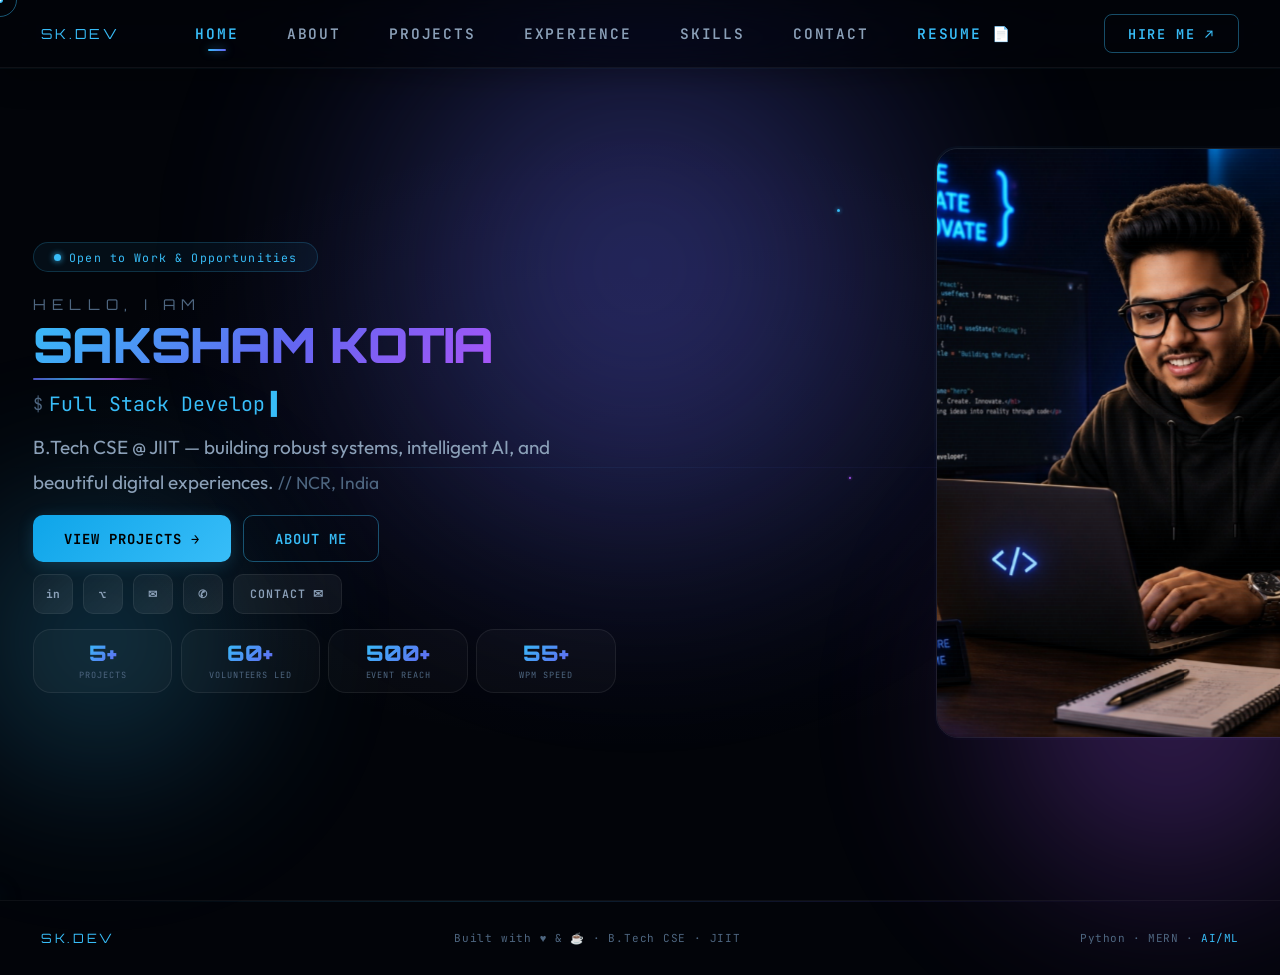
<file: index.html>
<!DOCTYPE html>
<html lang="en">

<head>
  <meta charset="UTF-8" />
  <meta name="viewport" content="width=device-width,initial-scale=1.0" />
  <title>Saksham Kotia — CS Portfolio</title>
  <meta name="description"
    content="Saksham Kotia | B.Tech CSE @ JIIT | Full Stack Developer | AI/ML | Open to Work & Opportunities" />
  <meta name="keywords"
    content="Saksham Kotia, portfolio, full stack developer, MERN stack, python, ai, machine learning, JIIT, jobs, internships, open to work, Ghaziabad" />
  <meta property="og:title" content="Saksham Kotia — CS Portfolio" />
  <meta property="og:description"
    content="B.Tech CSE student at JIIT crafting robust systems, beautiful interfaces, and intelligent digital experiences." />
  <meta property="og:type" content="website" />

  <!-- Fonts -->
  <link rel="preconnect" href="https://fonts.googleapis.com" />
  <link rel="preconnect" href="https://fonts.gstatic.com" crossorigin />
  <link
    href="https://fonts.googleapis.com/css2?family=Outfit:wght@200;300;400;500;600;700;800;900&family=JetBrains+Mono:wght@200;300;400;500;600&family=Orbitron:wght@400;500;600;700;800;900&display=swap"
    rel="stylesheet" />

  <!-- Stylesheets -->
  <link rel="stylesheet" href="css/style.css?v=1.6"/>
  <link rel="stylesheet" href="css/animations.css?v=1.6"/>
  <link rel="stylesheet" href="css/components.css?v=1.6"/>
  <link rel="stylesheet" href="css/avatar.css?v=1.6"/>

  <style>
    #page-home {
      background: var(--bg);
    }

    #page-about {
      background: linear-gradient(to bottom, var(--bg), var(--bg2));
    }

    #page-projects {
      background: var(--bg);
    }

    #page-experience {
      background: linear-gradient(to bottom, var(--bg), var(--bg2));
    }

    #page-skills {
      background: var(--bg);
    }

    #page-contact {
      background: linear-gradient(to bottom, var(--bg), var(--bg2));
    }

    @media (max-width: 950px) {

      .about-hero,
      .projects-hero,
      .exp-hero,
      .skills-hero,
      .contact-hero {
        padding-left: 5.5rem !important;
      }

      .contact-hero {
        text-align: left !important;
      }

      .contact-hero-sub {
        margin-left: 0 !important;
      }
    }

    @media (max-width: 600px) {

      .about-hero,
      .projects-hero,
      .exp-hero,
      .skills-hero,
      .contact-hero {
        padding-left: 4.8rem !important;
      }
    }
  </style>

  <!-- GSAP for smooth animations -->
  <script src="https://cdn.jsdelivr.net/npm/gsap@3.12.5/dist/gsap.min.js"></script>
</head>

<body>

  <!-- ═══════════ CUSTOM CURSOR ═══════════ -->
  <div id="cur"></div>
  <div id="cur-ring"></div>
  <div id="cur-dot"></div>

  <!-- ═══════════ 3D AVATAR ═══════════ -->
  <div id="avatar-container" class="mode-hero"></div>
  <div id="avatar-corner-label">SK · DEVELOPER</div>

  <!-- ═══════════ BACKGROUND ═══════════ -->
  <canvas id="bg-canvas"></canvas>
  <div class="noise"></div>
  <div class="grid"></div>

  <!-- ═══════════ PAGE TRANSITION ═══════════ -->
  <div id="trans-overlay">
    <div id="trans-wipe"></div>
    <div id="trans-bar"></div>
  </div>
  <div id="scroll-progress"></div>

  <!-- ═══════════ NAVBAR ═══════════ -->
  <nav id="nav">
    <div id="nav-inner">
      <div class="nav-logo" onclick="navigate('home')">SK.DEV</div>

      <div class="nav-links">
        <span class="nav-link active" data-page="home" onclick="navigate('home')">Home</span>
        <span class="nav-link" data-page="about" onclick="navigate('about')">About</span>
        <span class="nav-link" data-page="projects" onclick="navigate('projects')">Projects</span>
        <span class="nav-link" data-page="experience" onclick="navigate('experience')">Experience</span>
        <span class="nav-link" data-page="skills" onclick="navigate('skills')">Skills</span>
        <span class="nav-link" data-page="contact" onclick="navigate('contact')">Contact</span>
        <span class="nav-link" onclick="openResumeModal()" style="color: var(--c1); font-weight: 600;">Resume 📄</span>
      </div>

      <button class="nav-cta" onclick="navigate('contact')"><span>Hire Me ↗</span></button>

      <div class="nav-hamburger" id="hamburger" onclick="toggleMobileNav()">
        <span></span><span></span><span></span>
      </div>
    </div>
  </nav>

  <!-- ═══════════ MOBILE NAV ═══════════ -->
  <div class="mobile-nav" id="mobile-nav">
    <span class="mobile-nav-link" onclick="navigate('home');toggleMobileNav()">Home</span>
    <span class="mobile-nav-link" onclick="navigate('about');toggleMobileNav()">About</span>
    <span class="mobile-nav-link" onclick="navigate('projects');toggleMobileNav()">Projects</span>
    <span class="mobile-nav-link" onclick="navigate('experience');toggleMobileNav()">Experience</span>
    <span class="mobile-nav-link" onclick="navigate('skills');toggleMobileNav()">Skills</span>
    <span class="mobile-nav-link" onclick="navigate('contact');toggleMobileNav()">Contact</span>
    <span class="mobile-nav-link" onclick="openResumeModal();toggleMobileNav()" style="color: var(--c1); font-weight: 600;">Resume 📄</span>
  </div>

  <!-- ═══════════ APP ═══════════ -->
  <div id="app">
    <div class="page active" id="page-home">
      <!-- ═══════════════════════════════════
         PAGE: HOME
    ═══════════════════════════════════ -->
      <style>
        /* ── Hero base (non-avatar mode fallback) ── */
        .hero-wrap {
          min-height: calc(100vh - 68px);
          display: flex;
          flex-direction: column;
          align-items: center;
          justify-content: center;
          text-align: center;
          padding: 3rem 2rem 5rem;
          position: relative;
        }

        /* Subtle radial depth */
        .hero-wrap::before {
          content: '';
          position: absolute; inset: 0;
          pointer-events: none;
          background: radial-gradient(ellipse 65% 55% at 50% 45%,
            rgba(99,102,241,.065) 0%, transparent 68%);
        }

        /* ── Badge ── */
        .hero-badge-wrap {
          animation: fadeInDown .7s var(--ease) .15s both;
          margin-bottom: .75rem;
        }

        /* ── Name label ── */
        .hero-name-line1 {
          font-family: var(--display);
          font-size: clamp(.75rem, 1.6vw, .9rem);
          font-weight: 400;
          letter-spacing: .42em;
          text-transform: uppercase;
          color: var(--muted);
          animation: fadeInDown .7s var(--ease) .25s both;
          display: block;
          margin-bottom: .3rem;
        }

        /* ── Main name — SINGLE LINE, responsive font size to fit full name ── */
        .hero-name-main {
          display: block;
          animation: fadeInUp .8s var(--ease) .35s both;
          font-size: clamp(1.8rem, 3.8vw, 3.4rem) !important;
          white-space: nowrap;          /* force one line */
          letter-spacing: -.015em;
          line-height: 1.05;
          overflow: visible;
        }

        /* ── Role bar ── */
        .hero-role-bar {
          font-family: var(--mono);
          font-size: clamp(.92rem, 1.7vw, 1.2rem);
          color: var(--muted2);
          margin: .45rem 0 .5rem;
          animation: fadeInUp .7s var(--ease) .45s both;
          min-height: 1.7em;
          display: flex; align-items: center; gap: .35rem;
        }

        #type-text { color: var(--c1); }
        .type-cursor { color: var(--c1); animation: blink 1.1s step-end infinite; }

        /* ── Tagline ── */
        .hero-tagline {
          max-width: 580px;
          margin: 0;
          color: var(--muted2);
          line-height: 1.85;
          font-size: clamp(1rem, 1.5vw, 1.15rem);
          animation: fadeInUp .7s var(--ease) .55s both;
        }

        /* ── CTA cluster ── */
        .hero-actions {
          display: flex;
          gap: .75rem;
          justify-content: flex-start;
          flex-wrap: wrap;
          margin-top: .85rem;
          animation: fadeInUp .7s var(--ease) .65s both;
        }

        /* ── Social icons ── */
        .hero-socials {
          display: flex;
          gap: .6rem;
          justify-content: flex-start;
          margin-top: .65rem;
          animation: fadeInUp .7s var(--ease) .75s both;
          align-items: center;
        }

        /* ── Stat cards ── */
        .hero-stats {
          display: flex;
          gap: .75rem;
          justify-content: center;
          flex-wrap: wrap;
          margin-top: .9rem;
          animation: fadeInUp .7s var(--ease) .82s both;
        }

        /* ── Name underline accent ── */
        .hero-underline {
          height: 2px;
          width: 120px;
          margin: .5rem 0 0;  /* left-aligned in avatar mode */
          background: linear-gradient(90deg, var(--c2), var(--c1), var(--c3), transparent);
          border-radius: 2px;
          animation: accentLineGrow .9s var(--ease) .5s both;
          opacity: .8;
        }

        /* ── Scan line ── */
        .hero-scan-line {
          position: absolute; left: 0; right: 0;
          height: 1px;
          background: linear-gradient(90deg, transparent, rgba(56,189,248,.08), rgba(99,102,241,.06), transparent);
          animation: scan 12s linear infinite;
          pointer-events: none; z-index: 0;
        }

        .hero-divider {
          width: 1px; height: 36px;
          background: linear-gradient(to bottom, var(--c1), transparent);
          margin: 1.5rem auto 0;
          opacity: .35;
          animation: fadeIn 1s var(--ease) 1.1s both;
        }

        .hero-terminal-wrap {
          animation: fadeInUp .9s var(--ease) 1s both;
        }

        /* ── Social icon sizing refinement ── */
        .hero-socials .social-btn {
          width: 40px; height: 40px;
          border-radius: 10px;
          font-size: .68rem;
        }
      </style>

      <div class="hero-wrap has-avatar">
        <div class="hero-orb orb1"></div>
        <div class="hero-orb orb2"></div>
        <div class="hero-orb orb3"></div>
        <div class="hero-scan-line"></div>

        <!-- LEFT: hero content -->
        <div class="hero-content">

          <!-- Availability badge -->
          <div class="hero-badge-wrap">
            <div class="badge">
              <span class="badge-dot"></span>Open to Work &amp; Opportunities
            </div>
          </div>

          <!-- Name block -->
          <div style="margin-top:.6rem; position:relative;">
            <span class="hero-name-line1">Hello, I am</span>
            <div class="h1 grad hero-name-main">Saksham Kotia</div>
            <div class="hero-underline"></div>
          </div>

          <!-- Role typewriter -->
          <div class="hero-role-bar">
            <span style="color:var(--muted); font-size:.85em;">$ </span>
            <span id="type-text"></span><span class="type-cursor">▌</span>
          </div>

          <!-- Tagline -->
          <p class="hero-tagline">
            B.Tech CSE @ JIIT — building robust systems, intelligent AI, and
            beautiful digital experiences.
            <span style="color:var(--muted); font-size:.92em;">// NCR, India</span>
          </p>

          <!-- CTAs -->
          <div class="hero-actions">
            <button class="btn btn-primary" onclick="navigate('projects')">View Projects →</button>
            <button class="btn btn-outline" onclick="navigate('about')">About Me</button>
          </div>

          <!-- Social row -->
          <div class="hero-socials">
            <a class="social-btn" href="https://linkedin.com/in/sakshamkotia" target="_blank" title="LinkedIn"><span>in</span></a>
            <a class="social-btn" href="https://github.com/sakshamkotia" target="_blank" title="GitHub"><span>⌥</span></a>
            <a class="social-btn" href="mailto:kotiasaksham@gmail.com" title="Email"><span>✉</span></a>
            <a class="social-btn" href="tel:+918800409904" title="Phone"><span>✆</span></a>
            <a class="btn btn-ghost" href="mailto:kotiasaksham@gmail.com" style="height:40px; font-size:.7rem; padding: 0 1rem; border-radius:10px;">Contact ✉</a>
          </div>

          <!-- Stats -->
          <div class="hero-stats">
            <div class="hero-stat">
              <div class="hero-stat-num" data-count="5">0+</div>
              <div class="hero-stat-lbl">Projects</div>
            </div>
            <div class="hero-stat">
              <div class="hero-stat-num" data-count="60">0+</div>
              <div class="hero-stat-lbl">Volunteers Led</div>
            </div>
            <div class="hero-stat">
              <div class="hero-stat-num" data-count="500">0+</div>
              <div class="hero-stat-lbl">Event Reach</div>
            </div>
            <div class="hero-stat">
              <div class="hero-stat-num" data-count="55">0</div>
              <div class="hero-stat-lbl">WPM Speed</div>
            </div>
          </div>

          <!-- Scroll hint (hidden in avatar mode via CSS) -->
          <div class="hero-divider"></div>
          <div class="hero-terminal-wrap" style="max-width:500px;margin:2rem auto 0">
            <div class="terminal">
              <div class="terminal-bar">
                <div class="t-dot t-dot-r"></div>
                <div class="t-dot t-dot-y"></div>
                <div class="t-dot t-dot-g"></div>
                <span class="terminal-title">saksham@jiit:~$ portfolio.sh</span>
              </div>
              <div class="terminal-body">
                <div><span class="t-prompt">~$</span> <span class="t-cmd">whoami</span></div>
                <div class="t-out">Saksham Kotia — Full Stack Dev &amp; AI Enthusiast @ JIIT</div>
                <div style="margin-top:.4rem"><span class="t-prompt">~$</span> <span class="t-cmd">cat status.json</span></div>
                <div class="t-out">{ <span class="t-success">"available"</span>: true, <span class="t-warn">"seeking"</span>: "Software Engineer / SDE Roles" }</div>
                <div style="margin-top:.4rem"><span class="t-prompt">~$</span> <span class="t-cursor-line t-cmd"></span></div>
              </div>
            </div>
          </div>
          <div class="scroll-hint" style="margin-top:2.5rem">
            <div class="scroll-hint-line"></div>
            <span>Scroll</span>
          </div>
        </div><!-- /hero-content -->
      </div>

      <div class="page-footer">
        <div class="footer-logo">SK.DEV</div>
        <div class="footer-center">Built with ♥ &amp; ☕ · B.Tech CSE · JIIT</div>
        <div class="footer-right">Python · MERN · <span>AI/ML</span></div>
      </div>
    </div>
    <div class="page" id="page-about">
      <!-- ═══════════════════════════════════
         PAGE: ABOUT
    ═══════════════════════════════════ -->
      <style>
        #page-about {
          background: linear-gradient(to bottom, var(--bg), var(--bg2));
        }

        .about-hero {
          padding: 5rem 3rem;
          max-width: 1200px;
          margin: 0 auto;
        }

        .about-grid {
          display: grid;
          grid-template-columns: 320px 1fr;
          gap: 4.5rem;
          align-items: start;
          margin-top: 2.5rem;
        }

        .about-sidebar {
          display: flex;
          flex-direction: column;
          gap: 1.25rem;
          width: 100%;
        }

        /* Profile card design */
        .profile-card {
          padding: 2.6rem 2.2rem;
          display: flex;
          flex-direction: column;
          align-items: center;
          gap: 1.5rem;
          border-radius: 20px;
          background: rgba(10, 18, 36, 0.4);
          border: 1px solid var(--border);
          box-shadow: 0 20px 40px rgba(0, 0, 0, 0.35);
          position: relative;
          overflow: hidden;
        }
        
        .profile-card::before {
          content: '';
          position: absolute;
          inset: 0;
          background: radial-gradient(circle at top right, rgba(56, 189, 248, 0.08), transparent 60%);
          pointer-events: none;
        }

        .avatar-frame {
          width: 170px;
          height: 170px;
          border-radius: 50%;
          padding: 5px;
          background: linear-gradient(135deg, var(--c1), var(--c2));
          box-shadow: 0 0 25px rgba(56, 189, 248, 0.2);
          position: relative;
          z-index: 1;
        }

        .avatar-inner {
          width: 100%;
          height: 100%;
          border-radius: 50%;
          overflow: hidden;
          background: var(--bg2);
          display: flex;
          align-items: center;
          justify-content: center;
          position: relative;
        }

        .about-img {
          width: 100%;
          height: 100%;
          object-fit: cover;
          display: block;
        }

        .about-placeholder-text {
          font-family: var(--display);
          font-size: 3.5rem;
          font-weight: 900;
          background: linear-gradient(135deg, var(--c2), var(--c1));
          -webkit-background-clip: text;
          -webkit-text-fill-color: transparent;
          background-clip: text;
        }

        .profile-info {
          text-align: center;
        }

        .profile-name {
          font-family: var(--display);
          font-size: 1.4rem;
          font-weight: 800;
          color: var(--white);
          margin: 0;
          letter-spacing: -0.01em;
        }

        .profile-role {
          font-family: var(--mono);
          font-size: 0.76rem;
          color: var(--c1);
          margin: 0.3rem 0 0;
          font-weight: 500;
        }

        /* Stats Grid */
        .about-stats-grid {
          display: grid;
          grid-template-columns: repeat(3, 1fr);
          gap: 0.9rem;
          width: 100%;
        }

        .stat-card {
          padding: 0.9rem 0.5rem;
          text-align: center;
          border-radius: 14px;
          background: rgba(10, 18, 36, 0.3);
          border: 1px solid var(--border);
          transition: all 0.3s var(--spring);
        }
        
        .stat-card:hover {
          transform: translateY(-3px);
          border-color: rgba(56, 189, 248, 0.3);
          box-shadow: 0 10px 25px rgba(56, 189, 248, 0.08);
        }

        .stat-card-icon {
          font-size: 1.1rem;
          margin-bottom: 0.2rem;
        }

        .stat-card-val {
          font-family: var(--display);
          font-size: 1.1rem;
          font-weight: 800;
          color: var(--white);
        }

        .stat-card-lbl {
          font-family: var(--mono);
          font-size: 0.58rem;
          color: var(--muted);
          text-transform: uppercase;
          letter-spacing: 0.05em;
          margin-top: 0.1rem;
        }

        /* Highlights Card */
        .highlights-card {
          padding: 1.6rem 1.8rem;
          border-radius: 16px;
          background: rgba(10, 18, 36, 0.3);
          border: 1px solid var(--border);
          width: 100%;
        }

        .highlights-list {
          display: flex;
          flex-direction: column;
          gap: 0.75rem;
        }

        .highlight-row {
          display: flex;
          justify-content: space-between;
          border-bottom: 1px solid var(--border2);
          padding-bottom: 0.6rem;
          font-size: 0.94rem;
          align-items: center;
        }

        .highlight-row:last-child {
          border-bottom: none;
          padding-bottom: 0;
        }

        .highlight-key {
          font-family: var(--mono);
          font-size: 0.74rem;
          color: var(--muted);
          text-transform: uppercase;
          letter-spacing: 0.06em;
        }

        .highlight-val {
          color: var(--white);
          font-weight: 500;
          text-align: right;
        }

        /* Focus areas tags container */
        .focus-areas-card {
          padding: 1.6rem 1.5rem;
          border-radius: 16px;
          background: rgba(10, 18, 36, 0.3);
          border: 1px solid var(--border);
          width: 100%;
        }

        .focus-areas-title {
          font-family: var(--mono);
          font-size: 0.65rem;
          color: var(--muted);
          text-transform: uppercase;
          margin-bottom: 0.75rem;
          letter-spacing: 0.08em;
        }

        /* Right side */
        .about-content-wrap {
          display: flex;
          flex-direction: column;
          gap: 1.5rem;
        }

        .bio-card {
          padding: 2.8rem 2.5rem;
          border-radius: 20px;
          background: rgba(10, 18, 36, 0.4);
          border: 1px solid var(--border);
          box-shadow: 0 15px 35px rgba(0, 0, 0, 0.25);
        }

        .about-p {
          color: var(--muted2);
          line-height: 1.88;
          margin-bottom: 1.6rem;
          font-size: 1.12rem;
        }

        .about-p:last-of-type {
          margin-bottom: 1.8rem;
        }

        /* Sub-sections grid */
        .subsection-grid {
          display: grid;
          grid-template-columns: 1fr 1fr;
          gap: 1.25rem;
        }

        .sub-card {
          padding: 1.8rem;
          border-radius: 16px;
          background: rgba(10, 18, 36, 0.3);
          border: 1px solid var(--border);
          display: flex;
          flex-direction: column;
          justify-content: space-between;
          transition: all 0.3s var(--spring);
        }

        .sub-card:hover {
          transform: translateY(-3px);
          border-color: rgba(56, 189, 248, 0.25);
          box-shadow: 0 10px 25px rgba(56, 189, 248, 0.05);
        }

        .sub-card-header {
          display: flex;
          justify-content: space-between;
          align-items: flex-start;
          gap: 0.5rem;
          margin-bottom: 0.6rem;
          flex-wrap: wrap;
        }

        .sub-card-meta {
          font-family: var(--mono);
          font-size: 0.64rem;
          color: var(--c1);
          text-transform: uppercase;
          letter-spacing: 0.06em;
        }

        .sub-card-title {
          font-size: 1.08rem;
          font-weight: 700;
          color: var(--white);
          margin-top: 0.2rem;
        }

        .sub-card-subtitle {
          font-size: 0.8rem;
          color: var(--muted2);
          margin-top: 0.1rem;
        }

        .sub-card-desc {
          font-size: 0.95rem;
          color: var(--muted2);
          line-height: 1.68;
          margin-top: 0.6rem;
        }

        @media (max-width: 950px) {
          .about-grid {
            grid-template-columns: 1fr;
            gap: 2.5rem;
          }

          .about-sidebar {
            max-width: 500px;
            margin: 0 auto;
          }
          
          .subsection-grid {
            grid-template-columns: 1fr;
          }
        }

        @media (max-width: 700px) {
          .about-hero {
            padding: 3rem 1.5rem;
          }
          
          .bio-card {
            padding: 1.5rem;
          }
        }
      </style>

      <div class="about-hero">
        <div class="label reveal">02 — About Me</div>
        <h1 class="h2 reveal" style="transition-delay:.05s">The Person <span class="grad">Behind the Code</span></h1>

        <div class="about-grid">
          <!-- LEFT: Sidebar (Profile & Metadata) -->
          <div class="about-sidebar reveal-left">
            <!-- Profile Card -->
            <div class="profile-card">
              <div class="avatar-frame">
                <div class="avatar-inner">
                  <img class="about-img" src="assets/avatar.jpg" alt="Saksham Kotia" onerror="this.style.display='none'; this.nextElementSibling.style.display='flex';" />
                  <span class="about-placeholder-text">SK</span>
                </div>
              </div>
              <div class="profile-info">
                <h2 class="profile-name">Saksham Kotia</h2>
                <p class="profile-role">Full Stack &amp; AI Developer</p>
              </div>
              <!-- Social Row -->
              <div class="hero-socials">
                <a class="social-btn" href="https://linkedin.com/in/sakshamkotia" target="_blank" title="LinkedIn"><span>in</span></a>
                <a class="social-btn" href="https://github.com/sakshamkotia" target="_blank" title="GitHub"><span>⌥</span></a>
                <a class="social-btn" href="mailto:kotiasaksham@gmail.com" title="Email"><span>✉</span></a>
                <a class="social-btn" href="tel:+918800409904" title="Phone"><span>✆</span></a>
              </div>
            </div>

            <!-- Stats Cards Grid -->
            <div class="about-stats-grid">
              <div class="stat-card">
                <div class="stat-card-icon">🚀</div>
                <div class="stat-card-val">5+</div>
                <div class="stat-card-lbl">Projects</div>
              </div>
              <div class="stat-card">
                <div class="stat-card-icon">👥</div>
                <div class="stat-card-val">60+</div>
                <div class="stat-card-lbl">Led (NSS)</div>
              </div>
              <div class="stat-card">
                <div class="stat-card-icon">📍</div>
                <div class="stat-card-val">GZB</div>
                <div class="stat-card-lbl">India</div>
              </div>
            </div>

            <!-- Highlights Card -->
            <div class="highlights-card">
              <div class="highlights-list">
                <div class="highlight-row">
                  <span class="highlight-key">University</span>
                  <span class="highlight-val">JIIT, Noida</span>
                </div>
                <div class="highlight-row">
                  <span class="highlight-key">Degree</span>
                  <span class="highlight-val">B.Tech CSE</span>
                </div>
                <div class="highlight-row">
                  <span class="highlight-key">Graduating</span>
                  <span class="highlight-val">2026</span>
                </div>
                <div class="highlight-row">
                  <span class="highlight-key">Status</span>
                  <span class="highlight-val" style="color:#4ade80; font-weight:600;">● Open to Work</span>
                </div>
              </div>
            </div>

            <!-- Capabilities Card -->
            <div class="focus-areas-card">
              <div class="focus-areas-title">Capabilities &amp; Speed</div>
              <div style="font-size:0.8rem; color:var(--muted2); display:flex; flex-direction:column; gap:0.6rem;">
                <div style="display:flex; justify-content:space-between; align-items:center; border-bottom:1px dashed var(--border2); padding-bottom:0.3rem;">
                  <span class="highlight-key">Typing</span>
                  <span style="color:var(--c1); font-weight:700;">55 WPM <span style="font-size:0.7rem; font-weight:normal; color:var(--muted)">(98% Acc)</span></span>
                </div>
                <div style="display:flex; justify-content:space-between; align-items:center; border-bottom:1px dashed var(--border2); padding-bottom:0.3rem;">
                  <span class="highlight-key">Languages</span>
                  <span style="color:var(--white); font-weight:500;">English, Hindi</span>
                </div>
                <div>
                  <span class="highlight-key" style="display:block; margin-bottom:0.2rem;">Soft Skills</span>
                  <span style="color:var(--white); font-size:0.75rem; line-height:1.4; display:block;">Leadership · Event Mgmt · Team Collaboration · Problem Solving</span>
                </div>
              </div>
            </div>

            <!-- Focus Areas Card -->
            <div class="focus-areas-card">
              <div class="focus-areas-title">Research &amp; Focus</div>
              <div class="about-interests">
                <span class="interest-pill">🤖 AI Automation</span>
                <span class="interest-pill">📅 Smart Scheduling</span>
                <span class="interest-pill">🔐 Cybersecurity</span>
                <span class="interest-pill">📊 Predictive Modeling</span>
                <span class="interest-pill">🖥️ Full Stack</span>
                <span class="interest-pill">👁️ Computer Vision</span>
                <span class="interest-pill">🎙️ Public Speaking</span>
                <span class="interest-pill">🌐 HCI</span>
              </div>
            </div>
          </div>

          <!-- RIGHT: Content column -->
          <div class="about-content-wrap reveal-right" style="transition-delay:.1s">
            
            <!-- Bio Card -->
            <div class="bio-card">
              <div class="label">Bio</div>
              <h2 class="h3" style="margin-bottom:1.2rem">Hey there, I'm <span class="grad">Saksham Kotia</span> 👋</h2>
              <p class="about-p">
                I'm a motivated B.Tech Computer Science student at Jaypee Institute of Information Technology (JIIT),
                with a strong foundation in programming, data analysis, and system design. I'm skilled in C++, Python,
                and SQL, with hands-on experience through academic projects in automation and AI-based solutions.
              </p>
              <p class="about-p">
                Known for my problem-solving ability, attention to detail, and commitment to learning — I sit at the
                intersection of engineering and design. Whether building a MERN Stack app, training a computer vision
                model, or designing an optimisation algorithm, I bring the same energy and precision to everything.
              </p>
              <p class="about-p">
                Beyond the screen: General Secretary at NSS, Core Committee Head at the Jaypee Youth Club, and
                a passionate advocate for tech-driven social impact. Seeking to contribute my technical and
                analytical skills to drive digital innovation.
              </p>
              
              <div style="display:flex;gap:1rem;flex-wrap:wrap">
                <button class="btn btn-primary" onclick="openResumeModal()">View Resume 📄</button>
                <button class="btn btn-outline" onclick="navigate('contact')">Get in Touch →</button>
              </div>
            </div>

            <!-- Education Grid -->
            <div>
              <div class="label" style="margin-bottom:0.4rem">Education</div>
              <h3 class="h4" style="margin-bottom:1rem; font-family:var(--display); font-size:1.15rem; font-weight:700;">Academic <span class="grad">Foundation</span></h3>
              <div class="subsection-grid">
                <div class="sub-card">
                  <div>
                    <div class="sub-card-meta">2022 – 2026 (Pursuing)</div>
                    <div class="sub-card-title">B.Tech — Computer Science &amp; Engineering</div>
                    <div class="sub-card-subtitle">Jaypee Institute of Information Technology (JIIT)</div>
                  </div>
                  <div style="display:flex;flex-wrap:wrap;gap:.3rem;margin-top:1rem">
                    <span class="tag tag-cyan" style="font-size:0.6rem;padding:0.2rem 0.5rem">DSA</span>
                    <span class="tag tag-purple" style="font-size:0.6rem;padding:0.2rem 0.5rem">AI / ML</span>
                    <span class="tag tag-indigo" style="font-size:0.6rem;padding:0.2rem 0.5rem">System Design</span>
                    <span class="tag tag-gray" style="font-size:0.6rem;padding:0.2rem 0.5rem">DBMS</span>
                  </div>
                </div>

                <div class="sub-card">
                  <div>
                    <div class="sub-card-meta">Cleared 2023</div>
                    <div class="sub-card-title">Intermediate — PCM + Computer Science</div>
                    <div class="sub-card-subtitle">Bal Bharati Public School, Brij Vihar</div>
                  </div>
                  <div style="display:flex;flex-wrap:wrap;gap:.3rem;margin-top:1rem">
                    <span class="tag tag-cyan" style="font-size:0.6rem;padding:0.2rem 0.5rem">Physics</span>
                    <span class="tag tag-purple" style="font-size:0.6rem;padding:0.2rem 0.5rem">Mathematics</span>
                    <span class="tag tag-gray" style="font-size:0.6rem;padding:0.2rem 0.5rem">Python</span>
                    <span class="tag tag-gray" style="font-size:0.6rem;padding:0.2rem 0.5rem">SQL</span>
                  </div>
                </div>
              </div>
            </div>

            <!-- Leadership / Contributions -->
            <div>
              <div class="label" style="margin-bottom:0.4rem">Leadership &amp; Contributions</div>
              <h3 class="h4" style="margin-bottom:1rem; font-family:var(--display); font-size:1.15rem; font-weight:700;">Positions of <span class="grad">Responsibility</span></h3>
              <div style="display:flex; flex-direction:column; gap:1rem">
                <div class="sub-card">
                  <div class="sub-card-header">
                    <div>
                      <div class="sub-card-meta">National Service Scheme (NSS) · JIIT</div>
                      <div class="sub-card-title">General Secretary</div>
                    </div>
                    <span class="tl-badge tl-badge-lead" style="font-size:0.62rem;padding:0.2rem 0.55rem">Leadership</span>
                  </div>
                  <div class="sub-card-desc">
                    Led 60+ volunteers in social initiatives, health campaigns, and tech literacy drives. Oversaw event coordination, progress tracking, and administrative relations.
                  </div>
                  <div style="display:flex;gap:.3rem;margin-top:0.8rem;flex-wrap:wrap">
                    <span class="tag tag-cyan" style="font-size:0.6rem;padding:0.2rem 0.5rem">Team Mgmt</span>
                    <span class="tag tag-purple" style="font-size:0.6rem;padding:0.2rem 0.5rem">Social Service</span>
                    <span class="tag tag-gray" style="font-size:0.6rem;padding:0.2rem 0.5rem">Outreach</span>
                  </div>
                </div>

                <div class="sub-card">
                  <div class="sub-card-header">
                    <div>
                      <div class="sub-card-meta">Jaypee Youth Club (JYC) · JIIT</div>
                      <div class="sub-card-title">Core Committee Head</div>
                    </div>
                    <span class="tl-badge tl-badge-vol" style="font-size:0.62rem;padding:0.2rem 0.55rem;background:rgba(168,85,247,0.1);border-color:rgba(168,85,247,0.2);color:rgb(216,180,254)">Management</span>
                  </div>
                  <div class="sub-card-desc">
                    Managed central event logistics, cross-departmental coordination, and on-ground execution for large university events with 500+ participants.
                  </div>
                  <div style="display:flex;gap:.3rem;margin-top:0.8rem;flex-wrap:wrap">
                    <span class="tag tag-purple" style="font-size:0.6rem;padding:0.2rem 0.5rem">Logistics</span>
                    <span class="tag tag-cyan" style="font-size:0.6rem;padding:0.2rem 0.5rem">Event Ops</span>
                    <span class="tag tag-gray" style="font-size:0.6rem;padding:0.2rem 0.5rem">Interpersonal</span>
                  </div>
                </div>
            </div>
          </div>

        </div>
      </div>

      <div class="page-footer">
        <div class="footer-logo">SK.DEV</div>
        <div class="footer-center">B.Tech CSE · JIIT · Ghaziabad, India</div>
        <div class="footer-right"><span>●</span> Open to Work</div>
      </div>
    </div>
  </div>
    <div class="page" id="page-projects">
      <!-- ═══════════════════════════════════
         PAGE: PROJECTS
         (5 real projects from resume + "more coming" card)
    ═══════════════════════════════════ -->
      <style>
        #page-projects {
          background: var(--bg);
        }

        .projects-hero {
          padding: 5rem 3rem 3rem;
          max-width: 1200px;
          margin: 0 auto;
        }

        .projects-grid {
          display: grid;
          grid-template-columns: repeat(auto-fill, minmax(340px, 1fr));
          gap: 1.5rem;
          padding: 0 3rem 3rem;
          max-width: 1200px;
          margin: 0 auto;
        }

        .project-filter {
          display: flex;
          gap: .5rem;
          flex-wrap: wrap;
          margin-top: 2rem;
        }

        /* Large number watermark */
        .proj-num {
          position: absolute;
          top: 1.2rem;
          right: 1.4rem;
          font-family: var(--display);
          font-size: 3.5rem;
          font-weight: 900;
          color: rgba(255, 255, 255, .03);
          letter-spacing: -.05em;
          line-height: 1;
          pointer-events: none;
          user-select: none;
          transition: color .3s;
        }

        .project-card:hover .proj-num {
          color: rgba(99, 102, 241, .06);
        }

        /* "More Coming" placeholder card */
        .proj-coming {
          display: flex;
          flex-direction: column;
          align-items: center;
          justify-content: center;
          min-height: 280px;
          border: 1px dashed rgba(99, 102, 241, .25);
          border-radius: 20px;
          text-align: center;
          padding: 2rem;
          gap: 1rem;
          background: linear-gradient(135deg, rgba(99, 102, 241, .03), rgba(56, 189, 248, .02));
          cursor: default;
          transition: all .3s;
        }

        .proj-coming:hover {
          border-color: rgba(99, 102, 241, .5);
          background: rgba(99, 102, 241, .05);
        }

        .proj-coming-icon {
          font-size: 2.5rem;
          opacity: .6;
        }

        .proj-coming-title {
          font-family: var(--display);
          font-size: .9rem;
          font-weight: 700;
          letter-spacing: .12em;
          text-transform: uppercase;
          color: var(--muted2);
        }

        .proj-coming-sub {
          font-family: var(--mono);
          font-size: .68rem;
          color: var(--muted);
          letter-spacing: .06em;
        }

        @media (max-width: 900px) {
          .project-card.featured {
            grid-column: span 1;
          }
        }

        @media (max-width: 700px) {
          .projects-grid {
            grid-template-columns: 1fr;
            padding: 0 1.5rem 3rem;
          }
        }
      </style>

      <div class="projects-hero">
        <div class="label reveal">03 — Projects</div>
        <h1 class="h2 reveal" style="transition-delay:.05s">Things I've <span class="grad">Built</span></h1>
        <p class="body-text reveal" style="max-width:580px;margin-top:.8rem;transition-delay:.1s">
          From AI-powered speech systems to cybersecurity tools and computer vision apps — each project is a story of
          learning, building, and shipping.
          <span style="color:var(--c1)">More projects coming soon.</span>
        </p>
        <div class="project-filter stagger" style="margin-top:1.6rem">
          <button class="filter-btn active" data-filter="all"><span>All</span></button>
          <button class="filter-btn" data-filter="ai"><span>AI / ML</span></button>
          <button class="filter-btn" data-filter="web"><span>Web Dev</span></button>
          <button class="filter-btn" data-filter="cv"><span>Computer Vision</span></button>
          <button class="filter-btn" data-filter="security"><span>Cybersecurity</span></button>
        </div>
      </div>

      <div class="projects-grid">

        <!-- PROJECT 1: TalkBridge — FEATURED -->
        <div class="project-card card featured reveal" style="position:relative" data-cat="ai">
          <div class="proj-num" style="top:auto;bottom:1rem;right:1.4rem">01</div>
          <div class="proj-top">
            <div class="proj-icon">🎤</div>
            <div class="proj-meta">
              <div class="proj-year">AI · Speech <span class="tl-badge tl-badge-lead" style="vertical-align:middle">Featured</span></div>
              <div class="proj-links">
                <a href="https://github.com/sakshamkotia" target="_blank" class="proj-link">GH</a>
                <a href="https://github.com/sakshamkotia" target="_blank" class="proj-link">↗</a>
              </div>
            </div>
          </div>
          <div class="proj-title">TalkBridge</div>
          <div class="proj-desc">
            A smart real-time speech translation system that bridges language barriers. Utilises Python's speech
            recognition,
            translation, and text-to-speech APIs to enable seamless cross-language communication. Designed with
            accessibility
            in mind for multilingual environments.
          </div>
          <div class="proj-stack">
            <span class="tag tag-cyan">Python</span>
            <span class="tag tag-purple">Speech Recognition</span>
            <span class="tag tag-indigo">Google TTS</span>
            <span class="tag tag-gray">NLP</span>
            <span class="tag tag-gray">Real-time API</span>
          </div>
        </div>

        <!-- PROJECT 2: Virtual Try-On — FEATURED -->
        <div class="project-card card featured reveal" style="position:relative;transition-delay:.05s" data-cat="cv">
          <div class="proj-num" style="top:auto;bottom:1rem;right:1.4rem">02</div>
          <div class="proj-top">
            <div class="proj-icon">👓</div>
            <div class="proj-meta">
              <div class="proj-year">CV · Python <span class="tl-badge tl-badge-lead" style="vertical-align:middle">Featured</span></div>
              <div class="proj-links">
                <a href="https://github.com/sakshamkotia" target="_blank" class="proj-link">GH</a>
                <a href="https://github.com/sakshamkotia" target="_blank" class="proj-link">↗</a>
              </div>
            </div>
          </div>
          <div class="proj-title">Virtual Try-On System</div>
          <div class="proj-desc">
            An AI-based virtual eyewear try-on system using facial landmark detection with OpenCV and MediaPipe.
            Implements real-time overlay and resizing of virtual frames on detected faces, with accurate landmark
            mapping and an intuitive GUI for a seamless user experience.
          </div>
          <div class="proj-stack">
            <span class="tag tag-cyan">Python</span>
            <span class="tag tag-purple">OpenCV</span>
            <span class="tag tag-indigo">MediaPipe</span>
            <span class="tag tag-gray">Facial Landmarks</span>
            <span class="tag tag-gray">GUI</span>
          </div>
        </div>

        <!-- PROJECT 3: Kitchen Diary -->
        <div class="project-card card reveal" style="position:relative;transition-delay:.1s" data-cat="web">
          <div class="proj-num">03</div>
          <div class="proj-top">
            <div class="proj-icon">🍳</div>
            <div class="proj-meta">
              <div class="proj-year">Web · MERN</div>
              <div class="proj-links">
                <a href="https://github.com/sakshamkotia" target="_blank" class="proj-link">GH</a>
                <a href="https://github.com/sakshamkotia" target="_blank" class="proj-link">↗</a>
              </div>
            </div>
          </div>
          <div class="proj-title">Kitchen Diary</div>
          <div class="proj-desc">
            A recipe management web app where users can view, add, and share original dishes. Features database
            integration
            for dynamic storage and categorisation of user-generated recipes, with a clean UI and responsive design.
          </div>
          <div class="proj-stack">
            <span class="tag tag-cyan">React</span>
            <span class="tag tag-purple">Node.js</span>
            <span class="tag tag-indigo">Express</span>
            <span class="tag tag-gray">MongoDB</span>
            <span class="tag tag-gray">SQL</span>
          </div>
        </div>

        <!-- PROJECT 4: CipherChat -->
        <div class="project-card card reveal" style="position:relative;transition-delay:.15s" data-cat="security">
          <div class="proj-num">04</div>
          <div class="proj-top">
            <div class="proj-icon">🔐</div>
            <div class="proj-meta">
              <div class="proj-year">Security · Python</div>
              <div class="proj-links">
                <a href="https://github.com/sakshamkotia" target="_blank" class="proj-link">GH</a>
              </div>
            </div>
          </div>
          <div class="proj-title">CipherChat</div>
          <div class="proj-desc">
            A secure chat tool encrypting both text and images using AES and RSA algorithms. Integrates steganography
            for hidden data transfer, ensuring confidentiality. Built with an intuitive interface for smooth
            encryption/decryption workflows.
          </div>
          <div class="proj-stack">
            <span class="tag tag-cyan">Python</span>
            <span class="tag tag-purple">AES / RSA</span>
            <span class="tag tag-indigo">Steganography</span>
            <span class="tag tag-pink">Cryptography</span>
          </div>
        </div>

        <!-- PROJECT 5: Maritime Scheduling -->
        <div class="project-card card reveal" style="position:relative;transition-delay:.2s" data-cat="ai">
          <div class="proj-num">05</div>
          <div class="proj-top">
            <div class="proj-icon">🚢</div>
            <div class="proj-meta">
              <div class="proj-year">AI / Optimisation</div>
              <div class="proj-links">
                <a href="https://github.com/sakshamkotia" target="_blank" class="proj-link">GH</a>
              </div>
            </div>
          </div>
          <div class="proj-title">Maritime Docking &amp; Resource Scheduler</div>
          <div class="proj-desc">
            A scheduling solution optimising ship docking and port resource allocation using priority algorithms.
            Implements efficient time-slot management, system flowcharts, and data models for real-time port operations.
          </div>
          <div class="proj-stack">
            <span class="tag tag-cyan">Python</span>
            <span class="tag tag-purple">Algorithms</span>
            <span class="tag tag-indigo">Optimisation</span>
            <span class="tag tag-gray">Data Modelling</span>
          </div>
        </div>

        <!-- COMING SOON placeholder -->
        <div class="proj-coming reveal" style="transition-delay:.25s">
          <div class="proj-coming-icon">🛠️</div>
          <div class="proj-coming-title">More Projects Coming</div>
          <div class="proj-coming-sub">Currently building something awesome…<br>Check back soon or visit GitHub.</div>
          <a href="https://github.com/sakshamkotia" target="_blank" class="btn btn-ghost"
            style="font-size:.72rem;padding:.5rem 1.1rem;margin-top:.5rem">View GitHub ↗</a>
        </div>

      </div>

      <div class="page-footer">
        <div class="footer-logo">SK.DEV</div>
        <div style="font-family:var(--mono);font-size:.7rem;color:var(--muted)">5 projects · More on the way</div>
        <a href="https://github.com/sakshamkotia" target="_blank" class="btn btn-ghost"
          style="font-size:.7rem;padding:.45rem 1rem">View GitHub ↗</a>
      </div>
    </div>
    <div class="page" id="page-experience">
      <!-- ═══════════════════════════════════
         PAGE: EXPERIENCE
         (Positions of Responsibility from resume)
    ═══════════════════════════════════ -->
      <style>
        #page-experience {
          background: linear-gradient(to bottom, var(--bg), var(--bg2));
        }

        .exp-hero {
          padding: 5rem 3rem 3rem;
          max-width: 1100px;
          margin: 0 auto;
        }

        .timeline-wrap {
          max-width: 1100px;
          margin: 0 auto;
          padding: 0 3rem 5rem;
          position: relative;
        }

        .timeline-wrap::before {
          content: '';
          position: absolute;
          left: calc(3rem + 28px);
          top: 0;
          bottom: 0;
          width: 1px;
          background: linear-gradient(to bottom, var(--c1), var(--c2), var(--c3), transparent);
        }

        .tl-item {
          display: grid;
          grid-template-columns: 64px 1fr;
          gap: 2rem;
          margin-bottom: 2.5rem;
          align-items: start;
        }

        .tl-dot-col {
          display: flex;
          flex-direction: column;
          align-items: center;
          padding-top: .5rem;
        }

        /* R&D interests highlight section */
        .rd-wrap {
          max-width: 1100px;
          margin: 0 auto;
          padding: 0 3rem 5rem;
        }

        .rd-grid {
          display: flex;
          flex-wrap: wrap;
          gap: .8rem;
          margin-top: 1.5rem;
        }

        .rd-pill {
          background: linear-gradient(135deg, rgba(99, 102, 241, .08), rgba(56, 189, 248, .05));
          border: 1px solid rgba(99, 102, 241, .2);
          border-radius: 100px;
          padding: .55rem 1.3rem;
          font-size: .88rem;
          color: var(--white);
          font-weight: 500;
          transition: all .25s var(--spring);
        }

        .rd-pill:hover {
          border-color: var(--c1);
          color: var(--c1);
          transform: translateY(-2px);
        }

        /* Highlights */
        .highlights-wrap {
          max-width: 1100px;
          margin: 0 auto;
          padding: 0 3rem 5rem;
        }

        .highlights-grid {
          display: grid;
          grid-template-columns: repeat(auto-fill, minmax(230px, 1fr));
          gap: 1.2rem;
          margin-top: 1.5rem;
        }

        .highlight-card {
          padding: 1.5rem;
          border-radius: 16px;
          display: flex;
          align-items: flex-start;
          gap: 1rem;
          transition: all .3s var(--spring);
        }

        .highlight-card:hover {
          transform: translateY(-4px);
        }

        .hl-icon {
          font-size: 1.5rem;
          flex-shrink: 0;
          margin-top: .1rem;
        }

        .hl-title {
          font-weight: 700;
          font-size: .95rem;
        }

        .hl-sub {
          font-family: var(--mono);
          font-size: .68rem;
          color: var(--muted);
          margin-top: .2rem;
        }

        .hl-val {
          font-family: var(--display);
          font-size: 1.2rem;
          font-weight: 900;
          color: var(--c1);
          margin-top: .4rem;
        }

        @media (max-width: 700px) {
          .exp-hero {
            padding: 4rem 1.5rem 2rem;
          }

          .timeline-wrap,
          .highlights-wrap,
          .rd-wrap {
            padding: 0 1.5rem 3rem;
          }

          .tl-item {
            grid-template-columns: 40px 1fr;
            gap: 1rem;
          }

          .timeline-wrap::before {
            left: calc(1.5rem + 20px);
          }
        }
      </style>

      <div class="exp-hero">
        <div class="label reveal">04 — Experience &amp; Leadership</div>
        <h1 class="h2 reveal" style="transition-delay:.05s">Where I've <span class="grad">Contributed</span></h1>
        <p class="body-text reveal" style="max-width:560px;margin-top:.8rem;transition-delay:.1s">
          Leadership roles, community contributions, and positions of responsibility that have shaped who I am as a
          developer and leader.
        </p>
      </div>

      <div class="timeline-wrap">

        <!-- NSS General Secretary -->
        <div class="tl-item reveal">
          <div class="tl-dot-col">
            <div class="tl-dot active"></div>
          </div>
          <div class="tl-card card card-glow">
            <div class="tl-role">General Secretary <span class="tl-badge tl-badge-lead">Leadership</span></div>
            <div class="tl-org">National Service Scheme (NSS) · Jaypee Institute of Information Technology</div>
            <div class="tl-date">Current Role</div>
            <ul class="tl-desc">
              <li>Led 60+ volunteers in planning and executing university-level social initiatives and outreach
                programs.</li>
              <li>Oversaw event coordination, communication, and reporting between campus teams and administration.</li>
              <li>Organised tech literacy drives, community service campaigns, and health awareness events reaching
                hundreds of participants.</li>
            </ul>
            <div style="display:flex;gap:.5rem;margin-top:1rem;flex-wrap:wrap">
              <span class="tag tag-cyan">Leadership</span>
              <span class="tag tag-purple">Team Management</span>
              <span class="tag tag-gray">Event Planning</span>
              <span class="tag tag-gray">Communication</span>
            </div>
          </div>
        </div>

        <!-- Jaypee Youth Club -->
        <div class="tl-item reveal" style="transition-delay:.1s">
          <div class="tl-dot-col">
            <div class="tl-dot"></div>
          </div>
          <div class="tl-card card card-glow">
            <div class="tl-role">Core Committee Head <span class="tl-badge tl-badge-vol">Management</span></div>
            <div class="tl-org">Jaypee Youth Club (JYC) · Jaypee Institute of Information Technology</div>
            <div class="tl-date">Current Role</div>
            <ul class="tl-desc">
              <li>Spearheaded the college's central event management society responsible for all major cultural and
                technical events.</li>
              <li>Managed cross-departmental coordination, logistics, and on-ground execution involving 500+
                participants.</li>
              <li>Led a core team through high-pressure events, demonstrating strong organisational and interpersonal
                skills.</li>
            </ul>
            <div style="display:flex;gap:.5rem;margin-top:1rem;flex-wrap:wrap">
              <span class="tag tag-purple">Event Management</span>
              <span class="tag tag-gray">Cross-Dept Coordination</span>
              <span class="tag tag-gray">Logistics</span>
              <span class="tag tag-cyan">500+ Participants</span>
            </div>
          </div>
        </div>

        <!-- Academic Projects -->
        <div class="tl-item reveal" style="transition-delay:.15s">
          <div class="tl-dot-col">
            <div class="tl-dot"></div>
          </div>
          <div class="tl-card card card-glow">
            <div class="tl-role">Academic Project Developer <span class="tl-badge tl-badge-work">Academic</span></div>
            <div class="tl-org">JIIT · Personal Projects</div>
            <div class="tl-date">2022 – Present</div>
            <ul class="tl-desc">
              <li>Built 5+ projects across AI, cybersecurity, computer vision, and web development domains.</li>
              <li>Applied Python, MERN Stack, OpenCV, and cryptography libraries to solve real-world problems.</li>
              <li>Demonstrated end-to-end project ownership — from ideation and design to implementation and testing.
              </li>
            </ul>
            <div style="display:flex;gap:.5rem;margin-top:1rem;flex-wrap:wrap">
              <span class="tag tag-cyan">Python</span>
              <span class="tag tag-purple">MERN Stack</span>
              <span class="tag tag-gray">OpenCV</span>
              <span class="tag tag-gray">AI / ML</span>
            </div>
          </div>
        </div>

      </div>

      <!-- R&D INTERESTS -->
      <div class="rd-wrap">
        <div class="divider-glow" style="margin-bottom:3rem"></div>
        <div class="label reveal">Research &amp; Development Interests</div>
        <div class="rd-grid stagger">
          <div class="rd-pill">🤖 AI-based Automation</div>
          <div class="rd-pill">📅 Smart Scheduling Systems</div>
          <div class="rd-pill">📈 Predictive Modeling</div>
          <div class="rd-pill">🔐 Cybersecurity</div>
          <div class="rd-pill">🖱️ Human–Computer Interaction</div>
        </div>
      </div>

      <!-- IMPACT NUMBERS -->
      <div class="highlights-wrap">
        <div class="label reveal">Impact Numbers</div>
        <div class="highlights-grid stagger">
          <div class="card highlight-card">
            <div class="hl-icon">🧑‍🤝‍🧑</div>
            <div>
              <div class="hl-title">Volunteers Led</div>
              <div class="hl-sub">NSS · JIIT</div>
              <div class="hl-val">60+</div>
            </div>
          </div>
          <div class="card highlight-card">
            <div class="hl-icon">🎉</div>
            <div>
              <div class="hl-title">Event Participants</div>
              <div class="hl-sub">JYC Major Events</div>
              <div class="hl-val">500+</div>
            </div>
          </div>
          <div class="card highlight-card">
            <div class="hl-icon">🚀</div>
            <div>
              <div class="hl-title">Projects Built</div>
              <div class="hl-sub">AI · Web · CV · Security</div>
              <div class="hl-val">5+</div>
            </div>
          </div>
          <div class="card highlight-card">
            <div class="hl-icon">⌨️</div>
            <div>
              <div class="hl-title">Typing Speed</div>
              <div class="hl-sub">with 98% accuracy</div>
              <div class="hl-val">55 WPM</div>
            </div>
          </div>
        </div>
      </div>

      <div class="page-footer">
        <div class="footer-logo">SK.DEV</div>
        <div style="font-family:var(--mono);font-size:.7rem;color:var(--muted)">Leading · Building · Growing</div>
        <button class="btn btn-ghost" style="font-size:.7rem;padding:.45rem 1rem" onclick="navigate('contact')">Work
          with me →</button>
      </div>
    </div>
    <div class="page" id="page-skills">
      <!-- ═══════════════════════════════════
         PAGE: SKILLS
    ═══════════════════════════════════ -->
      <style>
        #page-skills {
          background: var(--bg);
        }

        .skills-hero {
          padding: 5rem 3rem 3rem;
          max-width: 1200px;
          margin: 0 auto;
        }

        .skills-body {
          max-width: 1200px;
          margin: 0 auto;
          padding: 0 3rem 5rem;
        }

        .skill-sections {
          display: flex;
          flex-direction: column;
          gap: 3.5rem;
        }

        .skill-chips-large {
          display: flex;
          flex-wrap: wrap;
          gap: .8rem;
        }

        .skill-bars {
          display: flex;
          flex-direction: column;
          gap: 1.3rem;
          margin-top: 1.5rem;
        }

        .coding-grid {
          display: grid;
          grid-template-columns: repeat(auto-fill, minmax(265px, 1fr));
          gap: 1.2rem;
          margin-top: 1.5rem;
        }

        @media (max-width: 700px) {
          .skills-hero {
            padding: 4rem 1.5rem 3rem;
          }

          .skills-body {
            padding: 0 1.5rem 4rem;
          }

          .skill-bar-row {
            grid-template-columns: 110px 1fr 34px;
          }
        }
      </style>

      <div class="skills-hero">
        <div class="label reveal">05 — Skills &amp; Tools</div>
        <h1 class="h2 reveal" style="transition-delay:.05s">My <span class="grad">Tech Arsenal</span></h1>
        <p class="body-text reveal" style="max-width:560px;margin-top:.8rem;transition-delay:.1s">
          A curated stack of technologies I work with — from frontend pixels to backend architecture and AI pipelines.
        </p>
      </div>

      <div class="skills-body">
        <div class="skill-sections">

          <!-- CORE PROFICIENCIES (Skill Cards Grid) -->
          <div class="reveal">
            <div class="skill-group-title">Core Domains &amp; Competencies</div>
            <div class="coding-grid stagger">
              <div class="card card-glow" style="padding:1.6rem; border-radius:18px; display:flex; flex-direction:column; gap:.8rem;">
                <div style="display:flex; justify-content:space-between; align-items:center;">
                  <span style="font-weight:700; color:var(--white); font-size:1.1rem;">Python &amp; AI Engineering</span>
                  <span style="font-size:1.5rem">🐍</span>
                </div>
                <div style="color:var(--muted2); font-size:.88rem; line-height:1.75; flex-grow:1;">
                  Developing intelligent automation, machine learning models, and computer vision pipelines using TensorFlow, OpenCV, NumPy, and Pandas.
                </div>
                <div style="display:flex; flex-wrap:wrap; gap:.4rem; margin-top:.5rem;">
                  <span class="tag tag-cyan">AI / ML</span>
                  <span class="tag tag-purple">Computer Vision</span>
                  <span class="tag tag-indigo">Automation</span>
                </div>
              </div>

              <div class="card card-glow" style="padding:1.6rem; border-radius:18px; display:flex; flex-direction:column; gap:.8rem;">
                <div style="display:flex; justify-content:space-between; align-items:center;">
                  <span style="font-weight:700; color:var(--white); font-size:1.1rem;">C / C++ &amp; Algorithms</span>
                  <span style="font-size:1.5rem">⚙️</span>
                </div>
                <div style="color:var(--muted2); font-size:.88rem; line-height:1.75; flex-grow:1;">
                  Implementing efficient data structures and complex algorithms, memory-safe systems programming, and high-performance computation.
                </div>
                <div style="display:flex; flex-wrap:wrap; gap:.4rem; margin-top:.5rem;">
                  <span class="tag tag-cyan">DSA</span>
                  <span class="tag tag-purple">System Design</span>
                  <span class="tag tag-indigo">Problem Solving</span>
                </div>
              </div>

              <div class="card card-glow" style="padding:1.6rem; border-radius:18px; display:flex; flex-direction:column; gap:.8rem;">
                <div style="display:flex; justify-content:space-between; align-items:center;">
                  <span style="font-weight:700; color:var(--white); font-size:1.1rem;">Full-Stack Development</span>
                  <span style="font-size:1.5rem">⚛️</span>
                </div>
                <div style="color:var(--muted2); font-size:.88rem; line-height:1.75; flex-grow:1;">
                  Building clean user interfaces and modular backend service web architectures with React, Node.js, Express, and Flask.
                </div>
                <div style="display:flex; flex-wrap:wrap; gap:.4rem; margin-top:.5rem;">
                  <span class="tag tag-cyan">MERN Stack</span>
                  <span class="tag tag-purple">React.js</span>
                  <span class="tag tag-indigo">REST APIs</span>
                </div>
              </div>

              <div class="card card-glow" style="padding:1.6rem; border-radius:18px; display:flex; flex-direction:column; gap:.8rem;">
                <div style="display:flex; justify-content:space-between; align-items:center;">
                  <span style="font-weight:700; color:var(--white); font-size:1.1rem;">Database Architecture</span>
                  <span style="font-size:1.5rem">🐬</span>
                </div>
                <div style="color:var(--muted2); font-size:.88rem; line-height:1.75; flex-grow:1;">
                  Designing structured data models, indexing, database performance tuning, and database integrations via MySQL, PostgreSQL, and MongoDB.
                </div>
                <div style="display:flex; flex-wrap:wrap; gap:.4rem; margin-top:.5rem;">
                  <span class="tag tag-cyan">SQL</span>
                  <span class="tag tag-purple">PostgreSQL</span>
                  <span class="tag tag-indigo">NoSQL</span>
                </div>
              </div>
            </div>
          </div>

          <!-- PROGRAMMING LANGUAGES -->
          <div class="reveal" style="transition-delay:.06s">
            <div class="skill-group-title">Programming Languages</div>
            <div class="skill-chips-large stagger">
              <div class="skill-chip-lg">
                <div class="sc-icon">🐍</div>
                <div>
                  <div class="sc-name">Python</div>
                  <div class="sc-sub">Advanced</div>
                </div>
              </div>
              <div class="skill-chip-lg">
                <div class="sc-icon">⚙️</div>
                <div>
                  <div class="sc-name">C / C++</div>
                  <div class="sc-sub">Systems &amp; DSA</div>
                </div>
              </div>
              <div class="skill-chip-lg">
                <div class="sc-icon">☕</div>
                <div>
                  <div class="sc-name">Java</div>
                  <div class="sc-sub">OOP</div>
                </div>
              </div>
              <div class="skill-chip-lg">
                <div class="sc-icon">🌐</div>
                <div>
                  <div class="sc-name">JavaScript</div>
                  <div class="sc-sub">Web Dev</div>
                </div>
              </div>
              <div class="skill-chip-lg">
                <div class="sc-icon">🐘</div>
                <div>
                  <div class="sc-name">PHP</div>
                  <div class="sc-sub">Backend</div>
                </div>
              </div>
            </div>
          </div>

          <!-- WEB TECHNOLOGIES -->
          <div class="reveal" style="transition-delay:.12s">
            <div class="skill-group-title">Web Technologies &amp; Frameworks</div>
            <div class="skill-chips-large stagger">
              <div class="skill-chip-lg">
                <div class="sc-icon">⚛️</div>
                <div>
                  <div class="sc-name">React.js</div>
                  <div class="sc-sub">UI Library</div>
                </div>
              </div>
              <div class="skill-chip-lg">
                <div class="sc-icon">🟢</div>
                <div>
                  <div class="sc-name">Node.js</div>
                  <div class="sc-sub">Runtime</div>
                </div>
              </div>
              <div class="skill-chip-lg">
                <div class="sc-icon">⚡</div>
                <div>
                  <div class="sc-name">Express.js</div>
                  <div class="sc-sub">Web Framework</div>
                </div>
              </div>
              <div class="skill-chip-lg">
                <div class="sc-icon">🍃</div>
                <div>
                  <div class="sc-name">MongoDB</div>
                  <div class="sc-sub">NoSQL DB</div>
                </div>
              </div>
              <div class="skill-chip-lg">
                <div class="sc-icon">🌐</div>
                <div>
                  <div class="sc-name">RESTful APIs</div>
                  <div class="sc-sub">API Design</div>
                </div>
              </div>
              <div class="skill-chip-lg">
                <div class="sc-icon">🎨</div>
                <div>
                  <div class="sc-name">HTML5 / CSS3</div>
                  <div class="sc-sub">Markup &amp; Style</div>
                </div>
              </div>
              <div class="skill-chip-lg">
                <div class="sc-icon">🅱️</div>
                <div>
                  <div class="sc-name">Bootstrap</div>
                  <div class="sc-sub">CSS Framework</div>
                </div>
              </div>
              <div class="skill-chip-lg">
                <div class="sc-icon">🐍</div>
                <div>
                  <div class="sc-name">Flask</div>
                  <div class="sc-sub">Python Web</div>
                </div>
              </div>
            </div>
          </div>

          <!-- AI / ML & CV -->
          <div class="reveal" style="transition-delay:.18s">
            <div class="skill-group-title">AI / ML &amp; Computer Vision</div>
            <div class="skill-chips-large stagger">
              <div class="skill-chip-lg">
                <div class="sc-icon">👁️</div>
                <div>
                  <div class="sc-name">OpenCV</div>
                  <div class="sc-sub">Computer Vision</div>
                </div>
              </div>
              <div class="skill-chip-lg">
                <div class="sc-icon">🧠</div>
                <div>
                  <div class="sc-name">TensorFlow</div>
                  <div class="sc-sub">Deep Learning</div>
                </div>
              </div>
              <div class="skill-chip-lg">
                <div class="sc-icon">🔢</div>
                <div>
                  <div class="sc-name">NumPy</div>
                  <div class="sc-sub">Numerical Computing</div>
                </div>
              </div>
              <div class="skill-chip-lg">
                <div class="sc-icon">🐼</div>
                <div>
                  <div class="sc-name">Pandas</div>
                  <div class="sc-sub">Data Analysis</div>
                </div>
              </div>
            </div>
          </div>

          <!-- DATABASES -->
          <div class="reveal" style="transition-delay:.24s">
            <div class="skill-group-title">Database Management</div>
            <div class="skill-chips-large stagger">
              <div class="skill-chip-lg">
                <div class="sc-icon">🐬</div>
                <div>
                  <div class="sc-name">MySQL</div>
                  <div class="sc-sub">Relational DB</div>
                </div>
              </div>
              <div class="skill-chip-lg">
                <div class="sc-icon">🐘</div>
                <div>
                  <div class="sc-name">PostgreSQL</div>
                  <div class="sc-sub">Advanced SQL</div>
                </div>
              </div>
              <div class="skill-chip-lg">
                <div class="sc-icon">💾</div>
                <div>
                  <div class="sc-name">SQLite</div>
                  <div class="sc-sub">Embedded DB</div>
                </div>
              </div>
              <div class="skill-chip-lg">
                <div class="sc-icon">🍃</div>
                <div>
                  <div class="sc-name">MongoDB</div>
                  <div class="sc-sub">NoSQL</div>
                </div>
              </div>
            </div>
          </div>

          <!-- TOOLS & DEPLOYMENT -->
          <div class="reveal" style="transition-delay:.30s">
            <div class="skill-group-title">Tools, Deployment &amp; Design</div>
            <div class="skill-chips-large stagger">
              <div class="skill-chip-lg">
                <div class="sc-icon">🐙</div>
                <div>
                  <div class="sc-name">Git / GitHub</div>
                  <div class="sc-sub">Version Control</div>
                </div>
              </div>
              <div class="skill-chip-lg">
                <div class="sc-icon">▲</div>
                <div>
                  <div class="sc-name">Netlify</div>
                  <div class="sc-sub">Hosting</div>
                </div>
              </div>
              <div class="skill-chip-lg">
                <div class="sc-icon">🚀</div>
                <div>
                  <div class="sc-name">Render</div>
                  <div class="sc-sub">Deployment</div>
                </div>
              </div>
              <div class="skill-chip-lg">
                <div class="sc-icon">☁️</div>
                <div>
                  <div class="sc-name">AWS</div>
                  <div class="sc-sub">Cloud (Basic)</div>
                </div>
              </div>
              <div class="skill-chip-lg">
                <div class="sc-icon">🎨</div>
                <div>
                  <div class="sc-name">Canva</div>
                  <div class="sc-sub">Design</div>
                </div>
              </div>
              <div class="skill-chip-lg">
                <div class="sc-icon">✏️</div>
                <div>
                  <div class="sc-name">Adobe Express</div>
                  <div class="sc-sub">Graphics</div>
                </div>
              </div>
              <div class="skill-chip-lg">
                <div class="sc-icon">📊</div>
                <div>
                  <div class="sc-name">MS Office 365</div>
                  <div class="sc-sub">Productivity</div>
                </div>
              </div>
              <div class="skill-chip-lg">
                <div class="sc-icon">💙</div>
                <div>
                  <div class="sc-name">VS Code</div>
                  <div class="sc-sub">Primary IDE</div>
                </div>
              </div>
            </div>
          </div>

          <!-- CODING PLATFORMS -->
          <div class="reveal" style="transition-delay:.3s">
            <div class="skill-group-title">Coding Platforms</div>
            <div class="coding-grid stagger">
              <a class="card coding-card" href="https://github.com/sakshamkotia" target="_blank">
                <div class="coding-icon" style="background:rgba(255,255,255,.06)">🐙</div>
                <div>
                  <div class="coding-info-name">GitHub</div>
                  <div class="coding-info-handle">@sakshamkotia</div>
                  <div class="coding-info-stat">Active repos · Open source contributions</div>
                </div>
                <div class="coding-arrow">↗</div>
              </a>
              <a class="card coding-card" href="https://leetcode.com/u/kotiasaksham" target="_blank">
                <div class="coding-icon" style="background:rgba(245,158,11,.08)">🔢</div>
                <div>
                  <div class="coding-info-name">LeetCode</div>
                  <div class="coding-info-handle">kotiasaksham</div>
                  <div class="coding-info-stat">DSA practice · Problem solving</div>
                </div>
                <div class="coding-arrow">↗</div>
              </a>
              <a class="card coding-card" href="https://linkedin.com/in/sakshamkotia" target="_blank">
                <div class="coding-icon" style="background:rgba(10,102,194,.12)">💼</div>
                <div>
                  <div class="coding-info-name">LinkedIn</div>
                  <div class="coding-info-handle">Saksham Kotia</div>
                  <div class="coding-info-stat">Professional network · Open to work</div>
                </div>
                <div class="coding-arrow">↗</div>
              </a>
            </div>
          </div>

          <!-- DSA Highlight -->
          <div class="reveal" style="transition-delay:.36s">
            <div class="skill-group-title">Data Structures &amp; Algorithms</div>
            <div class="card"
              style="padding:1.8rem 2rem;border-radius:18px;display:flex;gap:1.5rem;align-items:center;flex-wrap:wrap">
              <div style="font-size:2.5rem">🧩</div>
              <div style="flex:1">
                <div style="font-weight:700;font-size:1rem;margin-bottom:.5rem">Strong DSA Foundation</div>
                <div style="color:var(--muted2);font-size:.88rem;line-height:1.7">
                  Strong foundation in problem-solving, complexity analysis, and algorithmic implementation using <span
                    style="color:var(--c1)">C++ and Python</span>.
                  Comfortable with arrays, trees, graphs, dynamic programming, and greedy algorithms.
                </div>
                <div style="display:flex;flex-wrap:wrap;gap:.4rem;margin-top:1rem">
                  <span class="tag tag-cyan">Arrays &amp; Strings</span>
                  <span class="tag tag-purple">Trees / Graphs</span>
                  <span class="tag tag-indigo">Dynamic Programming</span>
                  <span class="tag tag-gray">Sorting / Searching</span>
                  <span class="tag tag-gray">Greedy</span>
                  <span class="tag tag-gray">Backtracking</span>
                </div>
              </div>
            </div>
          </div>

        </div>
      </div>

      <div class="page-footer">
        <div class="footer-logo">SK.DEV</div>
        <div style="font-family:var(--mono);font-size:.7rem;color:var(--muted)">Always learning · Always building</div>
        <button class="btn btn-ghost" style="font-size:.7rem;padding:.45rem 1rem" onclick="navigate('projects')">See My
          Projects →</button>
      </div>
    </div>
    <div class="page" id="page-contact">
      <!-- ═══════════════════════════════════
         PAGE: CONTACT
    ═══════════════════════════════════ -->
      <style>
        #page-contact {
          background: linear-gradient(to bottom, var(--bg), var(--bg2));
        }

        .contact-hero {
          padding: 5rem 3rem 3rem;
          max-width: 1100px;
          margin: 0 auto;
          text-align: center;
        }

        .contact-hero-sub {
          max-width: 520px;
          margin: .8rem auto 0;
          color: var(--muted2);
          line-height: 1.78;
        }

        .contact-body {
          max-width: 1100px;
          margin: 0 auto;
          padding: 0 3rem 5rem;
          display: grid;
          grid-template-columns: 1.2fr 1fr;
          gap: 4rem;
          align-items: start;
        }

        .contact-form-card {
          padding: 2.5rem;
          border-radius: 22px;
        }

        .form-terminal-bar {
          font-family: var(--mono);
          font-size: .68rem;
          color: var(--c1);
          margin-bottom: 1.6rem;
          letter-spacing: .07em;
          display: flex;
          align-items: center;
          gap: .4rem;
        }

        .form-terminal-bar::before {
          content: '>';
          color: var(--c2);
        }

        .form-success {
          display: none;
          text-align: center;
          padding: 2rem;
          font-family: var(--mono);
          font-size: .9rem;
          color: #4ade80;
        }

        .form-success.show {
          display: block;
        }

        .contact-info-title {
          font-family: var(--display);
          font-size: 1.25rem;
          font-weight: 900;
          text-transform: uppercase;
          letter-spacing: .06em;
          margin-bottom: .5rem;
        }

        .contact-info-sub {
          color: var(--muted2);
          font-size: .9rem;
          line-height: 1.78;
          margin-bottom: 1.5rem;
        }

        .response-card {
          margin-top: 1.5rem;
          padding: 1.2rem;
          border-radius: 14px;
          background: var(--surface);
          border: 1px solid var(--border);
        }

        .rc-label {
          font-family: var(--mono);
          font-size: .63rem;
          color: var(--muted);
          letter-spacing: .12em;
          text-transform: uppercase;
          margin-bottom: .5rem;
        }

        @media (max-width: 900px) {
          .contact-body {
            grid-template-columns: 1fr;
          }
        }

        @media (max-width: 700px) {
          .contact-hero {
            padding: 4rem 1.5rem 2rem;
          }

          .contact-body {
            padding: 0 1.5rem 4rem;
          }
        }
      </style>

      <div class="contact-hero">
        <div class="label reveal" style="justify-content:center">06 — Contact</div>
        <h1 class="h2 reveal" style="transition-delay:.05s">Let's <span class="grad">Build Together</span></h1>
        <p class="contact-hero-sub reveal" style="transition-delay:.1s">
          Whether you're a recruiter, founder, or fellow developer — I'd love to hear from you.
          Always open for full-time roles, internship opportunities, collaborations, and great conversations.
        </p>
      </div>

      <div class="contact-body">
        <!-- FORM -->
        <div class="contact-form-card card card-glow reveal">
          <div class="form-terminal-bar">send_message( ) — Let's Connect</div>
          <div class="form-row">
            <label>name</label>
            <input type="text" id="form-name" placeholder="Your full name" autocomplete="name" />
          </div>
          <div class="form-row">
            <label>email</label>
            <input type="email" id="form-email" placeholder="your@email.com" autocomplete="email" />
          </div>
          <div class="form-row">
            <label>subject</label>
            <input type="text" id="form-subject" placeholder="Opportunities · Collaboration · Project · Just saying hi" />
          </div>
          <div class="form-row">
            <label>message</label>
            <textarea id="form-message"
              placeholder="Tell me what you're working on, or what opportunity you have in mind..."></textarea>
          </div>
          <button class="btn btn-primary" style="width:100%;justify-content:center" id="send-btn"
            onclick="handleFormSubmit()">
            Send Message →
          </button>
          <div class="form-success" id="form-success">
            ✅ Message sent! I'll reply within 24 hours.
          </div>
        </div>

        <!-- SIDE INFO -->
        <div class="reveal" style="transition-delay:.12s">
          <div class="availability-card" style="display:flex;align-items:flex-start;gap:1rem;margin-bottom:1.8rem">
            <div class="av-dot" style="margin-top:.3rem;flex-shrink:0"></div>
            <div>
              <div class="av-text">Open to Work / Roles</div>
              <div class="av-sub">Actively seeking Full-Time Software Engineer / SDE Intern roles. Response within 24 hours.</div>
            </div>
          </div>

          <div class="contact-info-title">Get in Touch</div>
          <p class="contact-info-sub">Reach Saksham directly via any of these channels.</p>

          <a href="mailto:kotiasaksham@gmail.com" class="contact-link card">
            <div class="cl-icon" style="background:rgba(56,189,248,.08);border:1px solid rgba(56,189,248,.14)">✉</div>
            <div>
              <div class="cl-label">Email</div>
              <div class="cl-value">kotiasaksham@gmail.com</div>
            </div>
          </a>

          <a href="tel:+918800409904" class="contact-link card">
            <div class="cl-icon" style="background:rgba(74,222,128,.08);border:1px solid rgba(74,222,128,.18)">📞</div>
            <div>
              <div class="cl-label">Phone</div>
              <div class="cl-value">+91 88004 09904</div>
            </div>
          </a>

          <a href="https://linkedin.com/in/sakshamkotia" target="_blank" class="contact-link card">
            <div class="cl-icon" style="background:rgba(0,119,181,.08);border:1px solid rgba(0,119,181,.22)">🔗</div>
            <div>
              <div class="cl-label">LinkedIn</div>
              <div class="cl-value">linkedin.com/in/sakshamkotia</div>
            </div>
          </a>

          <a href="https://github.com/sakshamkotia" target="_blank" class="contact-link card">
            <div class="cl-icon" style="background:rgba(168,85,247,.08);border:1px solid rgba(168,85,247,.18)">💻</div>
            <div>
              <div class="cl-label">GitHub</div>
              <div class="cl-value">github.com/sakshamkotia</div>
            </div>
          </a>

          <div class="response-card">
            <div class="rc-label">Response Time</div>
            <div style="font-size:.9rem;color:var(--muted2)">
              Usually within <span style="color:var(--c1);font-weight:600">24 hours</span>.
              Based in <span style="color:var(--white);font-weight:600">Ghaziabad, NCR, India</span>
              (IST, UTC+5:30).
            </div>
          </div>
        </div>
      </div>

      <div class="page-footer">
        <div class="footer-logo">SK.DEV</div>
        <div style="font-family:var(--mono);font-size:.7rem;color:var(--muted)">Made with ♥ in India · 2025</div>
        <div style="font-family:var(--mono);font-size:.7rem;color:var(--muted)"><span style="color:var(--c1)">●</span>
          Open to Opportunities</div>
      </div>

      <script>
        function handleFormSubmit() {
          const name = document.getElementById('form-name').value.trim();
          const email = document.getElementById('form-email').value.trim();
          if (!name || !email) {
            alert('Please fill in your name and email.');
            return;
          }
          const btn = document.getElementById('send-btn');
          btn.textContent = 'Sending...';
          btn.disabled = true;
          setTimeout(() => {
            btn.style.display = 'none';
            document.getElementById('form-success').classList.add('show');
          }, 1200);
        }
      </script>
    </div>
  </div>

  <!-- ═══════════ RESUME MODAL ═══════════ -->
  <div id="resume-modal" class="modal-overlay">
    <div class="modal-container">
      <div class="modal-header">
        <div class="modal-title-wrap">
          <span class="modal-icon">📄</span>
          <div>
            <h3 class="modal-title">Saksham_Kotia_Resume.pdf</h3>
            <p class="modal-subtitle">Curriculum Vitae · 1 Page</p>
          </div>
        </div>
        <div class="modal-actions">
          <a href="assets/resume.pdf" download="Saksham_Kotia_Resume.pdf" class="btn btn-primary btn-sm" style="height: 38px; padding: 0 1.2rem; font-size: 0.8rem; display: flex; align-items: center; border-radius: 10px; text-decoration: none;">
            <span>Download PDF ↓</span>
          </a>
          <button class="modal-close-btn" onclick="closeResumeModal()">×</button>
        </div>
      </div>
      <div class="modal-body">
        <div class="resume-pdf-wrapper" style="width: 100%; height: 75vh; background: #fff; border-radius: 12px; overflow: hidden;">
          <iframe src="assets/resume.pdf#toolbar=0" width="100%" height="100%" style="border: none;"></iframe>
        </div>
      </div>
    </div>
  </div>

  <script>
    window.openResumeModal = function() {
      const modal = document.getElementById('resume-modal');
      modal.classList.add('active');
      document.body.style.overflow = 'hidden';
    };

    window.closeResumeModal = function() {
      const modal = document.getElementById('resume-modal');
      modal.classList.remove('active');
      document.body.style.overflow = '';
    };

    document.getElementById('resume-modal').addEventListener('click', (e) => {
      if (e.target.id === 'resume-modal') {
        closeResumeModal();
      }
    });
  </script>

  <!-- ═══════════ SCRIPTS ═══════════ -->
  <script src="js/animations.js?v=1.6"></script>
  <script src="js/interactions.js?v=1.6"></script>
  <script src="js/main.js?v=1.6"></script>
  <script src="js/avatar.js?v=1.6"></script>

  <script>
    // Init image-based avatar after DOM is ready
    window.addEventListener('load', () => {
      initAvatar();
    });
  </script>
</body>

</html>
</file>
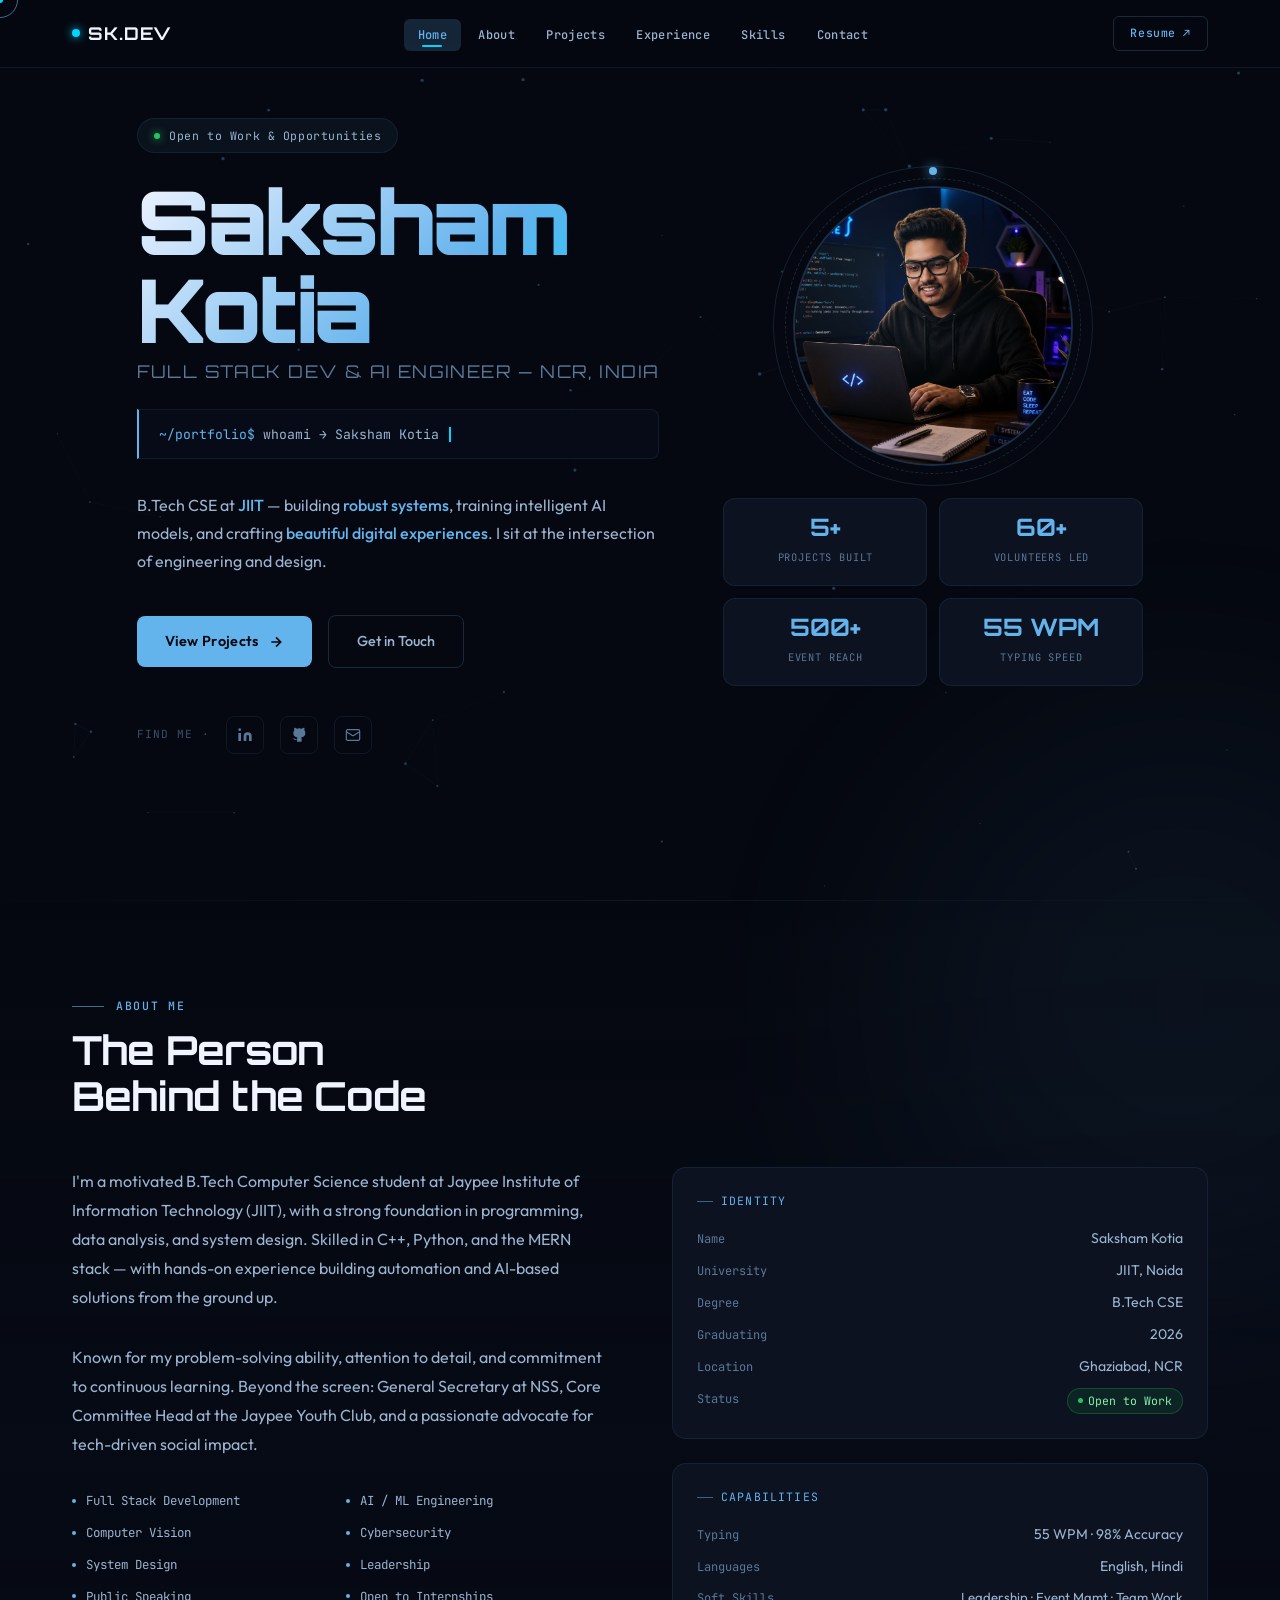
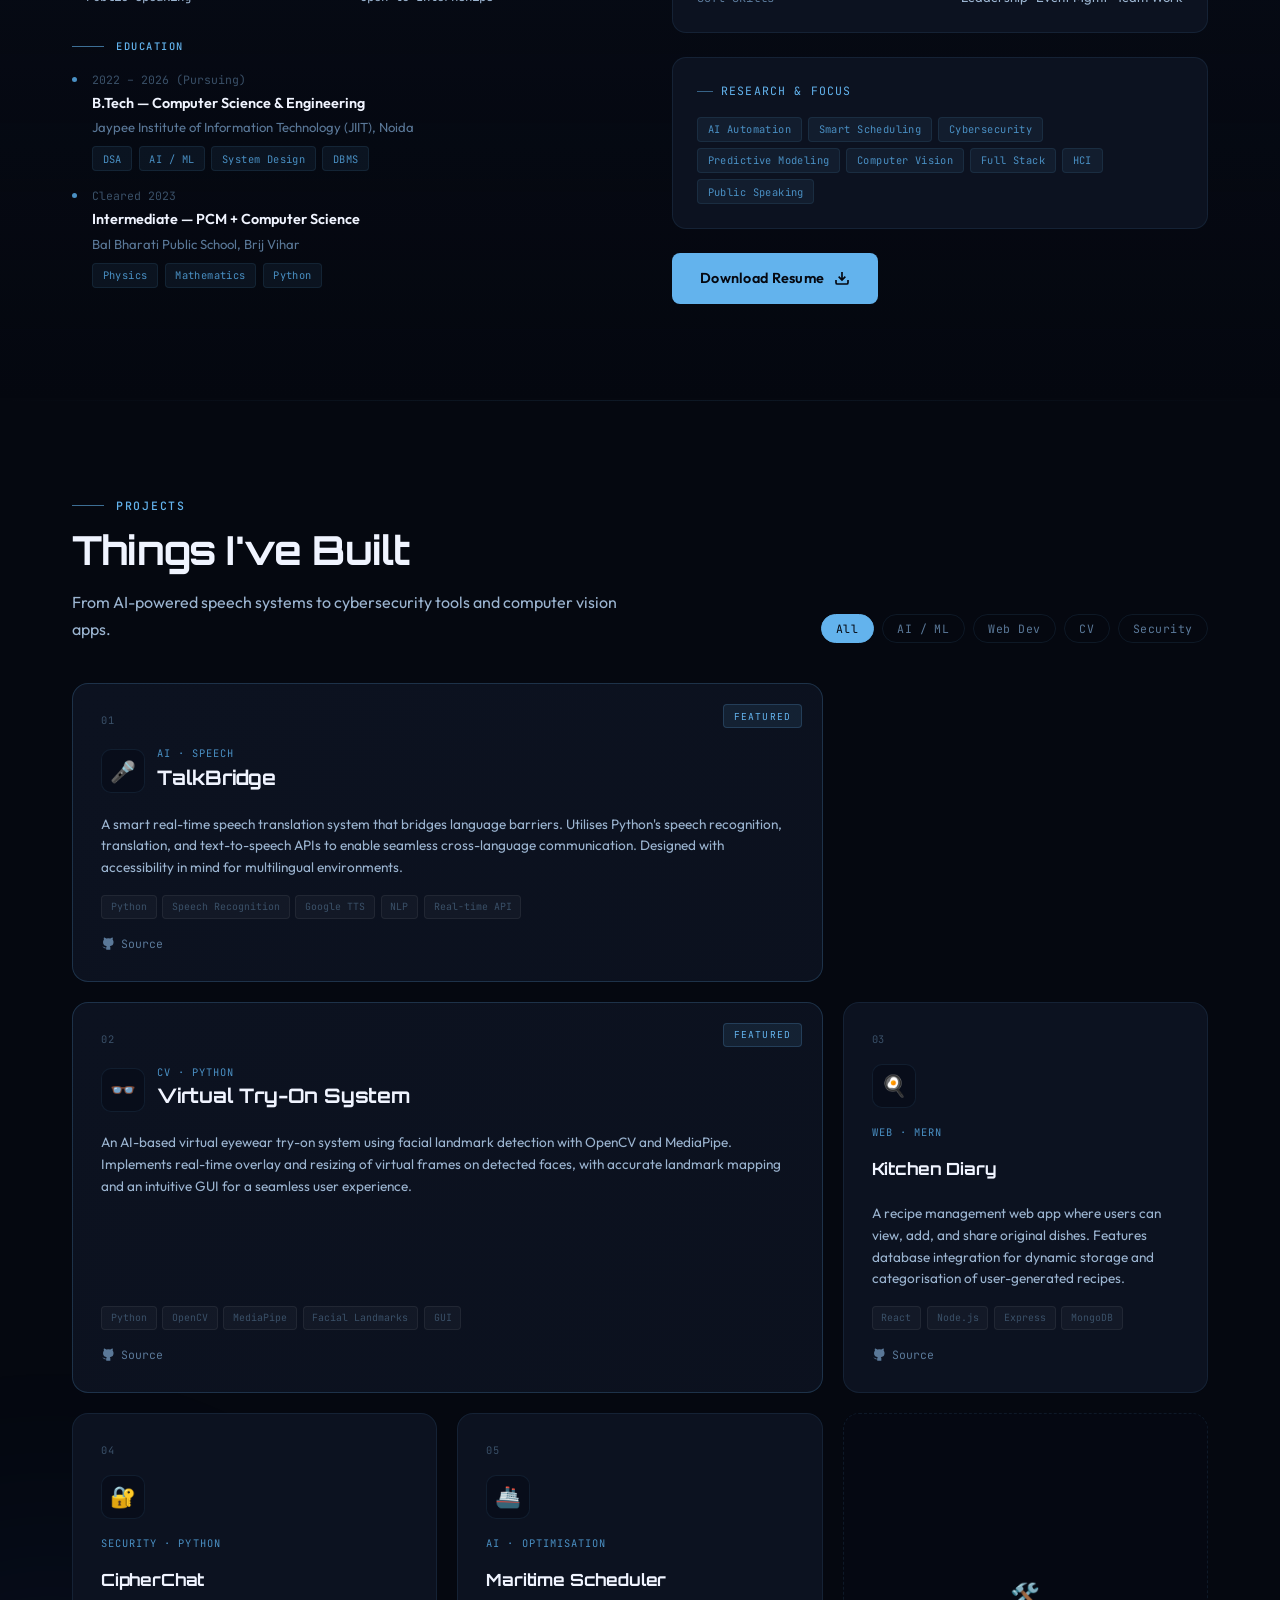
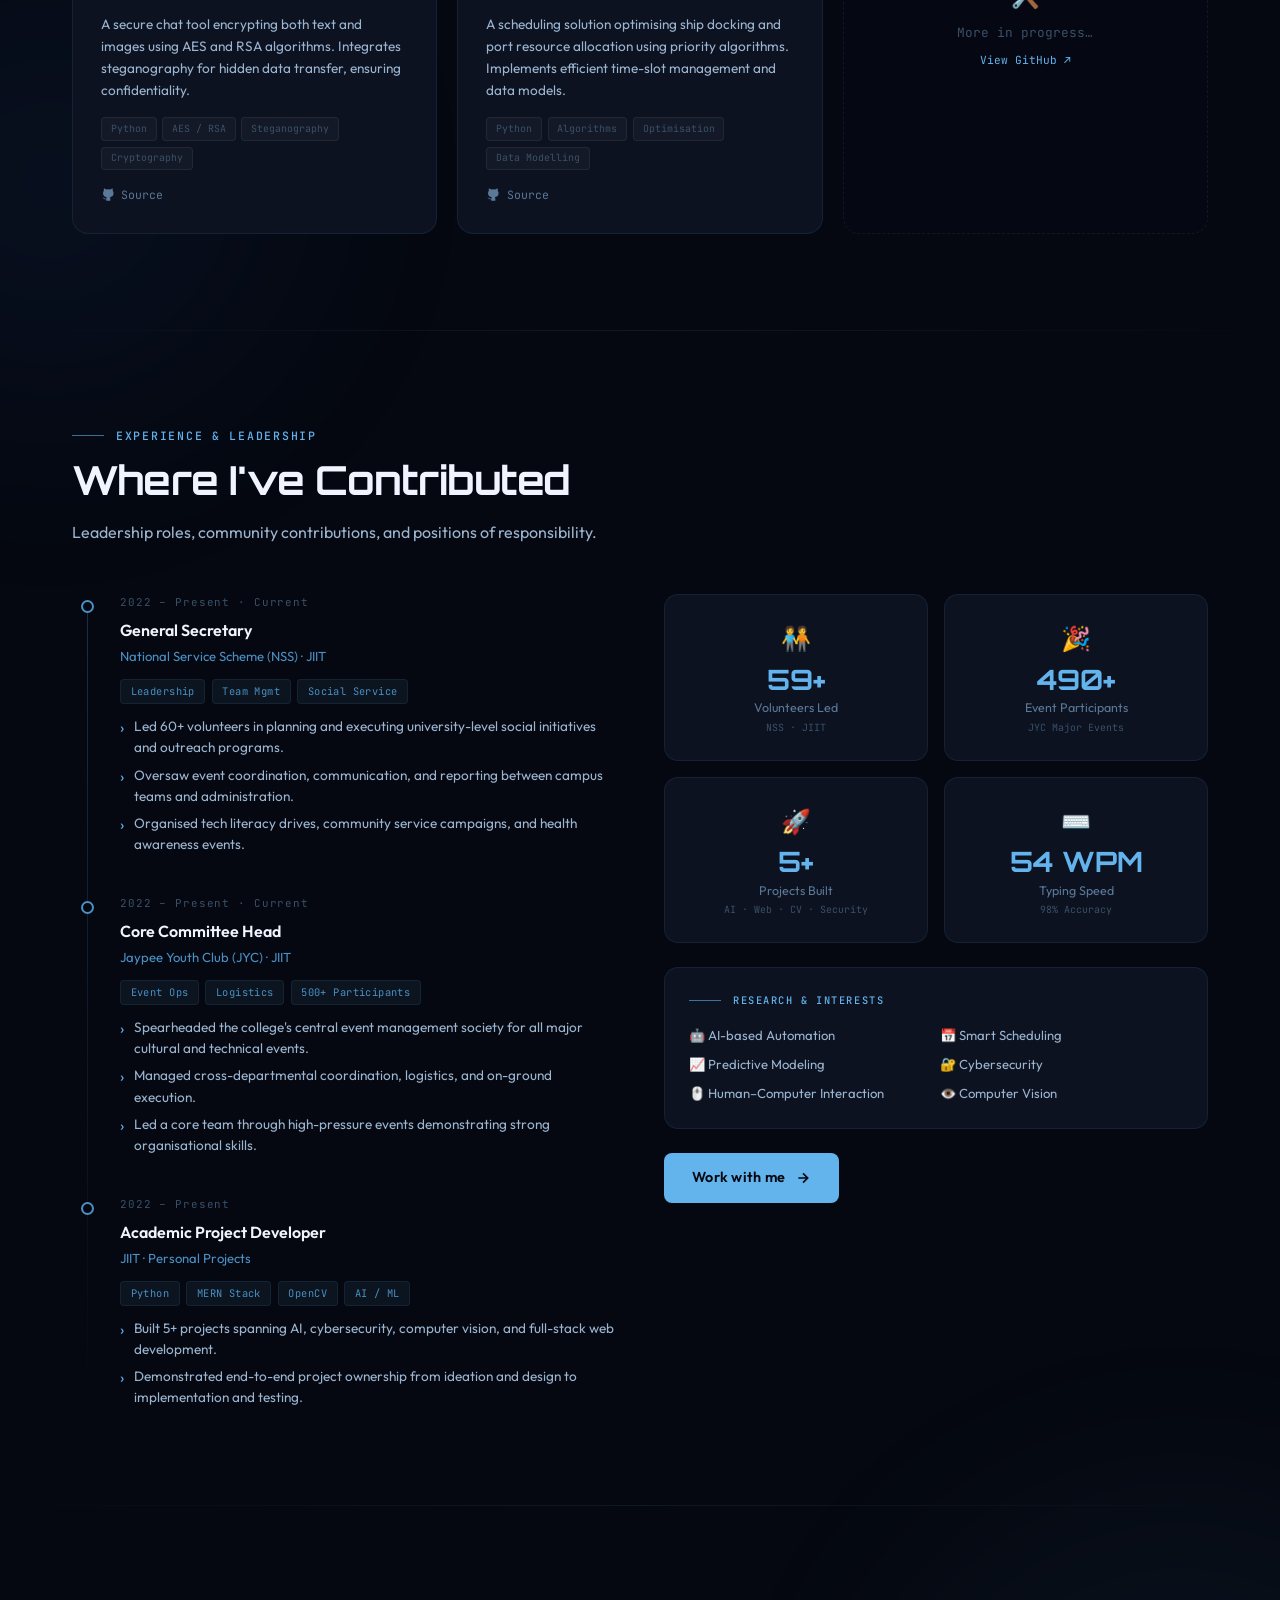
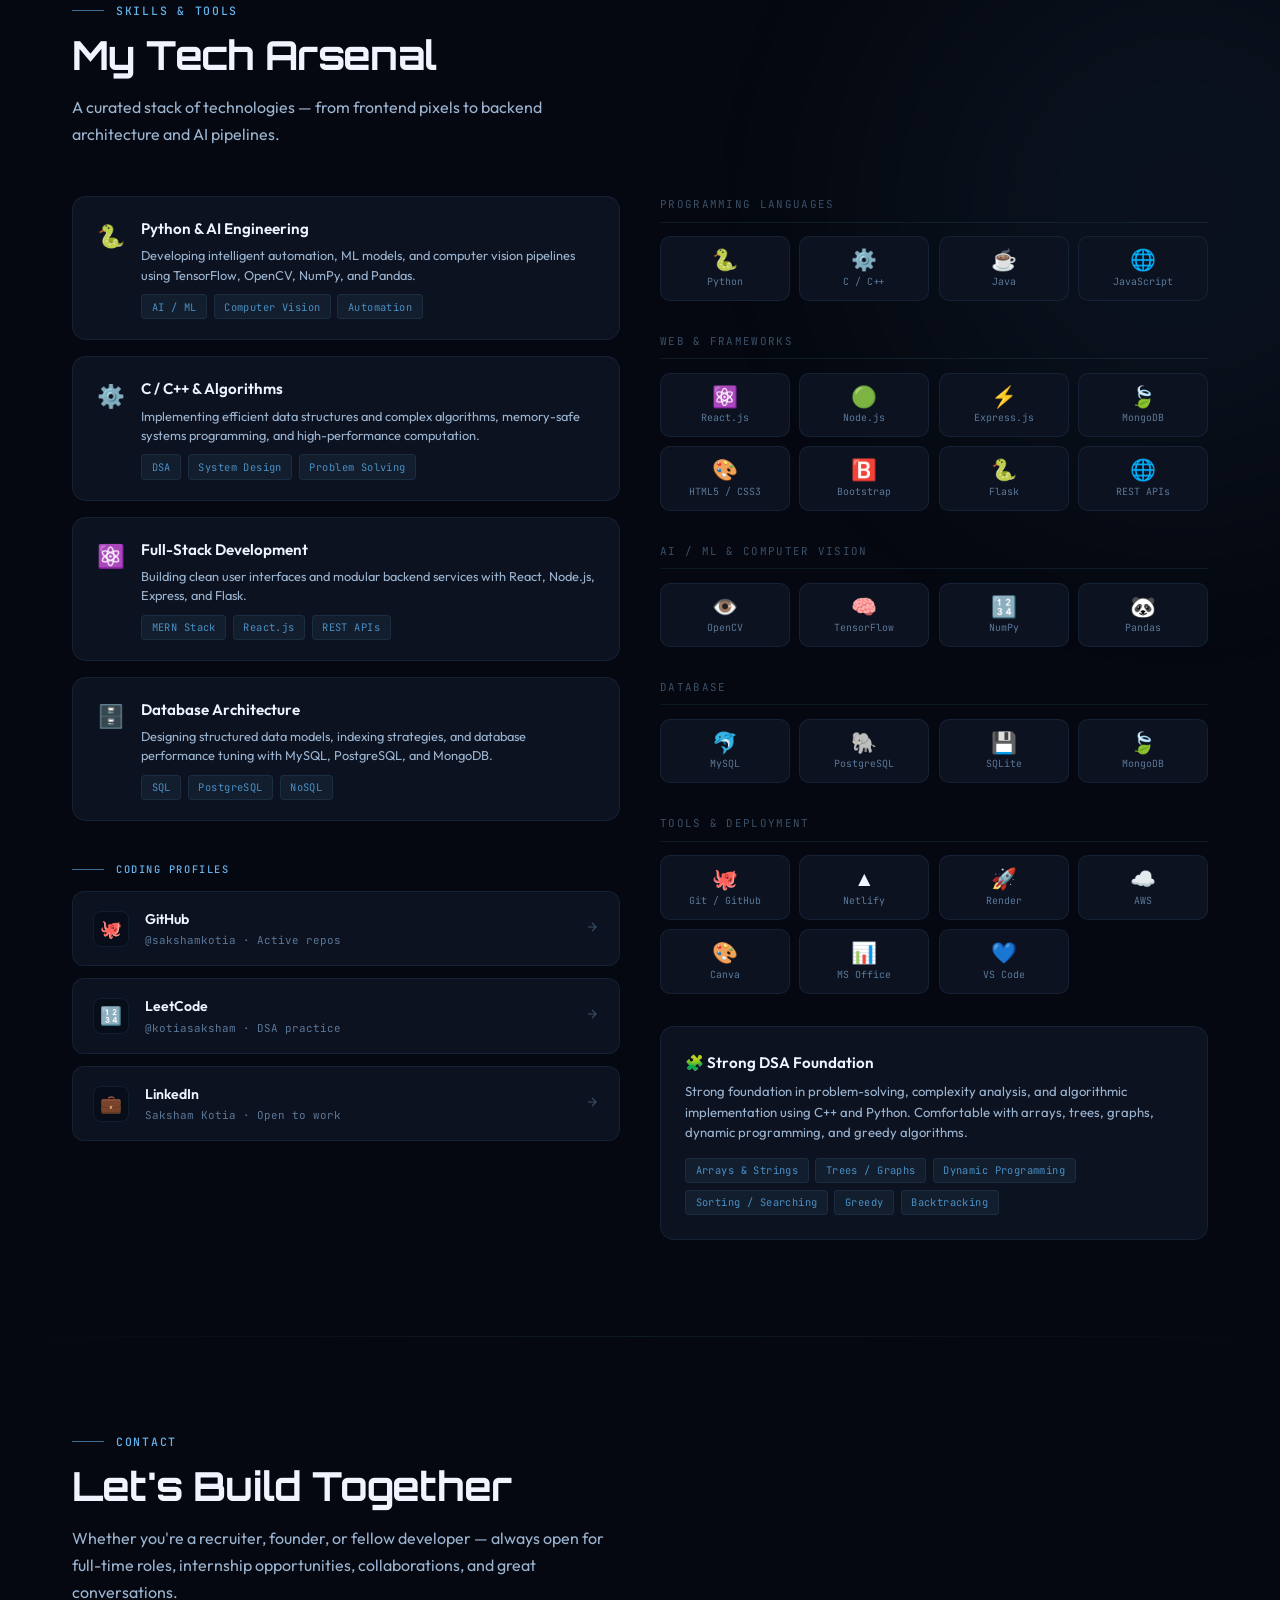
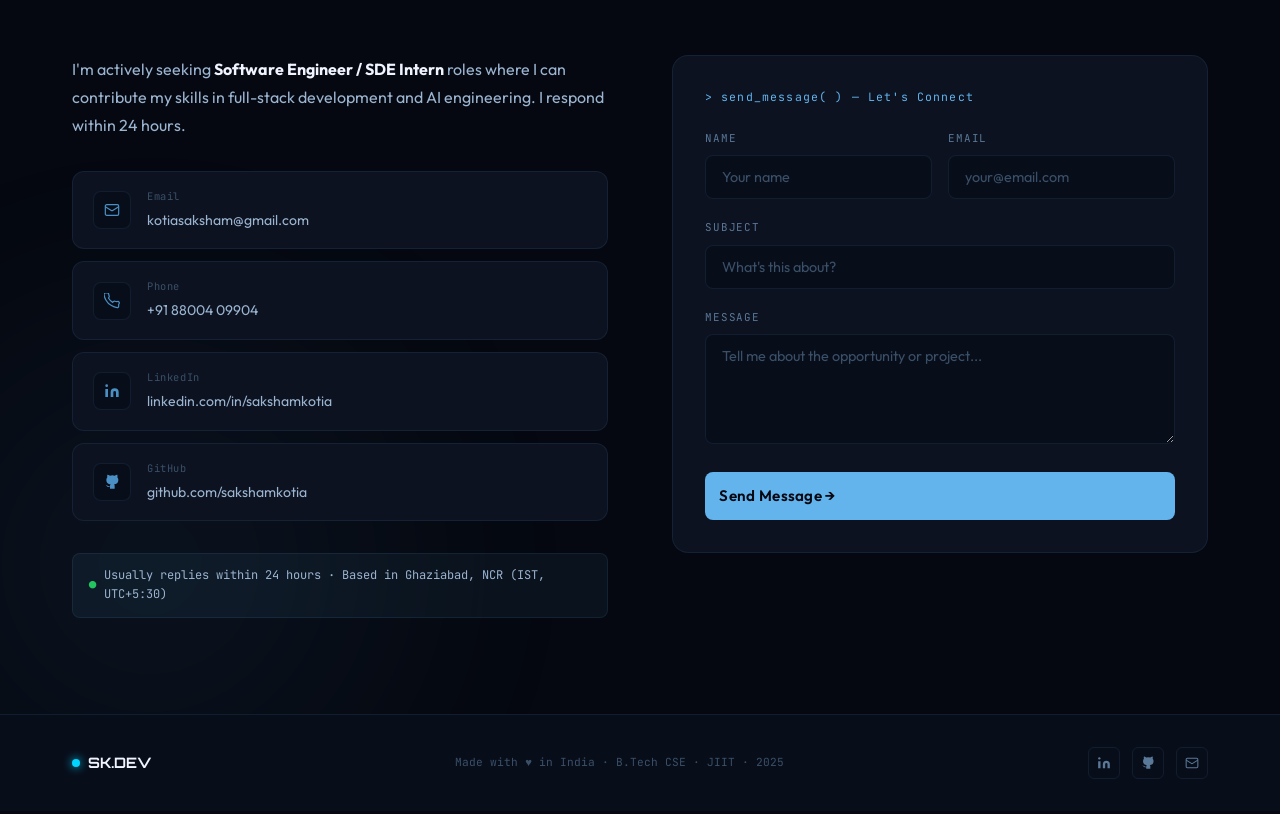
<file: portfolio_upgraded.html>
<!DOCTYPE html>
<html lang="en">
<head>
<meta charset="UTF-8">
<meta name="viewport" content="width=device-width, initial-scale=1.0">
<meta name="description" content="Saksham Kotia | B.Tech CSE @ JIIT | Full Stack Developer | AI/ML | Open to Work">
<meta name="keywords" content="Saksham Kotia, portfolio, full stack developer, MERN stack, python, ai, machine learning, JIIT">
<meta property="og:title" content="Saksham Kotia — CS Portfolio">
<meta property="og:description" content="B.Tech CSE student at JIIT crafting robust systems, intelligent AI, and beautiful digital experiences.">
<meta property="og:type" content="website">
<title>Saksham Kotia — CS Portfolio</title>
<link rel="preconnect" href="https://fonts.googleapis.com">
<link rel="preconnect" href="https://fonts.gstatic.com" crossorigin>
<link href="https://fonts.googleapis.com/css2?family=Orbitron:wght@400;500;600;700;800;900&family=Outfit:wght@300;400;500;600;700&family=JetBrains+Mono:wght@300;400;500&display=swap" rel="stylesheet">

<style>
/* ============================================
   DESIGN TOKENS & RESET
   ============================================ */
*, *::before, *::after { box-sizing:border-box; margin: 0; padding: 0; }

:root {
  /* Color System */
  --bg-primary:    #050810;
  --bg-secondary:  #080d1a;
  --bg-card:       #0c1220;
  --bg-card-hover: #101828;
  --border-subtle: rgba(99,179,237,0.10);
  --border-mid:    rgba(99,179,237,0.20);
  --border-bright: rgba(99,179,237,0.40);

  --cyan:     #63B3ED;
  --cyan-dim: #4A90C4;
  --cyan-glow: rgba(99,179,237,0.18);
  --cyan-glow-strong: rgba(99,179,237,0.30);
  --blue:     #3B82F6;
  --accent:   #00D4FF;

  --text-primary:   #F0F4FF;
  --text-secondary: #9BB4D0;
  --text-muted:     #5A7898;
  --text-dim:       #3A5068;

  /* Typography */
  --font-display: 'Orbitron', monospace;
  --font-body:    'Outfit', sans-serif;
  --font-mono:    'JetBrains Mono', monospace;

  /* Spacing */
  --space-xs:  0.25rem;
  --space-sm:  0.5rem;
  --space-md:  1rem;
  --space-lg:  1.5rem;
  --space-xl:  2rem;
  --space-2xl: 3rem;
  --space-3xl: 4rem;
  --space-4xl: 6rem;

  /* Layout */
  --max-w: 1200px;
  --nav-h: 68px;

  /* Transitions */
  --ease-out: cubic-bezier(0.16, 1, 0.3, 1);
  --ease-spring: cubic-bezier(0.34, 1.56, 0.64, 1);
}

html { scroll-behavior: smooth; overflow-x: hidden; }

body {
  font-family: var(--font-body);
  background: var(--bg-primary);
  color: var(--text-primary);
  line-height: 1.6;
  overflow-x: hidden;
  cursor: none;
}

/* ============================================
   SCROLLBAR
   ============================================ */
::-webkit-scrollbar { width: 4px; }
::-webkit-scrollbar-track { background: var(--bg-secondary); }
::-webkit-scrollbar-thumb { background: var(--border-mid); border-radius: 2px; }
::-webkit-scrollbar-thumb:hover { background: var(--border-bright); }

/* ============================================
   CANVAS BACKGROUND
   ============================================ */
#canvas-bg {
  position: fixed;
  top: 0; left: 0;
  width: 100%; height: 100%;
  z-index: 0;
  pointer-events: none;
  opacity: 0.6;
}

/* ============================================
   CUSTOM CURSOR
   ============================================ */
.cursor-dot {
  position: fixed;
  width: 6px; height: 6px;
  background: var(--accent);
  border-radius: 50%;
  pointer-events: none;
  z-index: 9999;
  transform: translate(-50%, -50%);
  transition: transform 0.1s var(--ease-out), opacity 0.2s;
  mix-blend-mode: screen;
}

.cursor-ring {
  position: fixed;
  width: 36px; height: 36px;
  border: 1.5px solid var(--cyan);
  border-radius: 50%;
  pointer-events: none;
  z-index: 9998;
  transform: translate(-50%, -50%);
  transition: transform 0.15s var(--ease-out), width 0.3s var(--ease-spring), height 0.3s var(--ease-spring), border-color 0.3s, opacity 0.2s;
  opacity: 0.6;
}

.cursor-ring.hovering {
  width: 52px; height: 52px;
  border-color: var(--accent);
  opacity: 0.9;
  background: var(--cyan-glow);
}

/* ============================================
   SCROLL PROGRESS BAR
   ============================================ */
#scroll-progress {
  position: fixed;
  top: 0; left: 0;
  height: 2px;
  background: linear-gradient(90deg, var(--accent), var(--cyan));
  z-index: 1001;
  width: 0%;
  transition: width 0.1s linear;
  box-shadow: 0 0 10px var(--cyan-glow-strong);
}

/* ============================================
   NAVIGATION
   ============================================ */
nav {
  position: fixed;
  top: 0; left: 0; right: 0;
  height: var(--nav-h);
  z-index: 1000;
  backdrop-filter: blur(20px) saturate(1.5);
  -webkit-backdrop-filter: blur(20px) saturate(1.5);
  border-bottom: 1px solid var(--border-subtle);
  background: rgba(5, 8, 16, 0.85);
  transition: background 0.3s, border-color 0.3s, box-shadow 0.3s;
}

nav.scrolled {
  background: rgba(5, 8, 16, 0.96);
  border-color: var(--border-mid);
  box-shadow: 0 1px 40px rgba(0,0,0,0.5);
}

.nav-inner {
  max-width: var(--max-w);
  margin: 0 auto;
  padding: 0 2rem;
  height: 100%;
  display: flex;
  align-items: center;
  justify-content: space-between;
}

.nav-logo {
  font-family: var(--font-display);
  font-size: 1.1rem;
  font-weight: 700;
  color: var(--text-primary);
  text-decoration: none;
  letter-spacing: 0.05em;
  display: flex;
  align-items: center;
  gap: 0.5rem;
  cursor: none;
}

.nav-logo-dot {
  width: 8px; height: 8px;
  background: var(--accent);
  border-radius: 50%;
  animation: pulse-dot 2s ease-in-out infinite;
  box-shadow: 0 0 10px var(--accent);
}

@keyframes pulse-dot {
  0%, 100% { opacity: 1; transform: scale(1); }
  50% { opacity: 0.6; transform: scale(0.8); }
}

.nav-links {
  display: flex;
  align-items: center;
  gap: 0.25rem;
  list-style: none;
}

.nav-links a {
  font-family: var(--font-mono);
  font-size: 0.75rem;
  font-weight: 500;
  color: var(--text-secondary);
  text-decoration: none;
  padding: 0.5rem 0.85rem;
  border-radius: 6px;
  transition: color 0.2s, background 0.2s;
  letter-spacing: 0.03em;
  cursor: none;
  position: relative;
}

.nav-links a::after {
  content: '';
  position: absolute;
  bottom: 4px; left: 50%;
  transform: translateX(-50%) scaleX(0);
  width: 4px; height: 2px;
  background: var(--accent);
  border-radius: 1px;
  transition: transform 0.2s var(--ease-spring), width 0.2s var(--ease-spring);
}

.nav-links a:hover,
.nav-links a.active {
  color: var(--cyan);
  background: var(--cyan-glow);
}

.nav-links a.active::after {
  transform: translateX(-50%) scaleX(1);
  width: 20px;
}

.nav-cta {
  display: flex;
  align-items: center;
  gap: 0.75rem;
}

.btn-nav-resume {
  font-family: var(--font-mono);
  font-size: 0.72rem;
  font-weight: 500;
  color: var(--cyan);
  background: transparent;
  border: 1px solid var(--border-mid);
  padding: 0.45rem 1rem;
  border-radius: 6px;
  text-decoration: none;
  transition: all 0.25s var(--ease-out);
  cursor: none;
  letter-spacing: 0.05em;
}

.btn-nav-resume:hover {
  background: var(--cyan-glow);
  border-color: var(--cyan);
  color: var(--accent);
  box-shadow: 0 0 20px var(--cyan-glow);
}

/* Mobile nav toggle */
.nav-hamburger {
  display: none;
  flex-direction: column;
  gap: 5px;
  background: none;
  border: none;
  cursor: pointer;
  padding: 4px;
}

.nav-hamburger span {
  display: block;
  width: 22px; height: 2px;
  background: var(--text-secondary);
  border-radius: 1px;
  transition: all 0.3s var(--ease-out);
}

.nav-hamburger.open span:nth-child(1) { transform: rotate(45deg) translate(5px, 5px); }
.nav-hamburger.open span:nth-child(2) { opacity: 0; transform: scaleX(0); }
.nav-hamburger.open span:nth-child(3) { transform: rotate(-45deg) translate(5px, -5px); }

.mobile-menu {
  display: none;
  position: fixed;
  top: var(--nav-h);
  left: 0; right: 0;
  background: rgba(5, 8, 16, 0.98);
  backdrop-filter: blur(20px);
  border-bottom: 1px solid var(--border-subtle);
  padding: 1.5rem 2rem;
  z-index: 999;
  transform: translateY(-10px);
  opacity: 0;
  transition: transform 0.3s var(--ease-out), opacity 0.3s;
}

.mobile-menu.open {
  transform: translateY(0);
  opacity: 1;
}

.mobile-menu a {
  display: block;
  font-family: var(--font-mono);
  font-size: 0.9rem;
  color: var(--text-secondary);
  text-decoration: none;
  padding: 0.75rem 0;
  border-bottom: 1px solid var(--border-subtle);
  transition: color 0.2s;
}

.mobile-menu a:hover { color: var(--cyan); }

/* ============================================
   LAYOUT UTILITIES
   ============================================ */
.container {
  max-width: var(--max-w);
  margin: 0 auto;
  padding: 0 2rem;
  position: relative;
  z-index: 1;
}

section {
  padding: var(--space-4xl) 0;
  position: relative;
}

/* ============================================
   SECTION HEADERS (consistent system)
   ============================================ */
.section-eyebrow {
  font-family: var(--font-mono);
  font-size: 0.72rem;
  font-weight: 500;
  color: var(--cyan);
  letter-spacing: 0.15em;
  text-transform: uppercase;
  display: flex;
  align-items: center;
  gap: 0.75rem;
  margin-bottom: 0.75rem;
}

.section-eyebrow::before {
  content: '';
  display: block;
  width: 32px; height: 1px;
  background: var(--cyan);
  opacity: 0.6;
}

.section-title {
  font-family: var(--font-display);
  font-size: clamp(1.75rem, 4vw, 2.5rem);
  font-weight: 700;
  color: var(--text-primary);
  letter-spacing: -0.02em;
  line-height: 1.15;
  margin-bottom: 1rem;
}

.section-subtitle {
  font-size: 1rem;
  color: var(--text-secondary);
  max-width: 560px;
  line-height: 1.7;
}

/* ============================================
   REVEAL ANIMATIONS
   ============================================ */
.reveal {
  opacity: 0;
  transform: translateY(24px);
  transition: opacity 0.7s var(--ease-out), transform 0.7s var(--ease-out);
}

.reveal.visible {
  opacity: 1;
  transform: translateY(0);
}

.reveal-delay-1 { transition-delay: 0.1s; }
.reveal-delay-2 { transition-delay: 0.2s; }
.reveal-delay-3 { transition-delay: 0.3s; }
.reveal-delay-4 { transition-delay: 0.4s; }
.reveal-delay-5 { transition-delay: 0.5s; }

/* ============================================
   ===  HOME / HERO  ===
   ============================================ */
#home {
  min-height: 100vh;
  display: flex;
  align-items: center;
  padding-top: var(--nav-h);
  overflow: hidden;
}

.hero-grid {
  display: grid;
  grid-template-columns: 1fr 420px;
  gap: 4rem;
  align-items: center;
  width: 100%;
}

.hero-content { position: relative; }

.hero-status {
  display: inline-flex;
  align-items: center;
  gap: 0.6rem;
  font-family: var(--font-mono);
  font-size: 0.72rem;
  color: var(--text-secondary);
  background: rgba(99,179,237,0.06);
  border: 1px solid var(--border-subtle);
  padding: 0.45rem 1rem;
  border-radius: 100px;
  margin-bottom: 1.5rem;
  letter-spacing: 0.05em;
}

.hero-status-dot {
  width: 6px; height: 6px;
  background: #22c55e;
  border-radius: 50%;
  animation: blink-status 1.8s ease-in-out infinite;
  box-shadow: 0 0 8px #22c55e;
}

@keyframes blink-status {
  0%, 100% { opacity: 1; }
  50% { opacity: 0.3; }
}

.hero-name {
  font-family: var(--font-display);
  font-size: clamp(2.8rem, 7vw, 5.5rem);
  font-weight: 900;
  line-height: 1.0;
  letter-spacing: -0.03em;
  margin-bottom: 0.25rem;
  background: linear-gradient(135deg, var(--text-primary) 0%, var(--cyan) 60%, var(--accent) 100%);
  -webkit-background-clip: text;
  -webkit-text-fill-color: transparent;
  background-clip: text;
}

.hero-tagline {
  font-family: var(--font-display);
  font-size: clamp(0.85rem, 2vw, 1.1rem);
  font-weight: 400;
  color: var(--text-muted);
  letter-spacing: 0.08em;
  margin-bottom: 1.5rem;
  text-transform: uppercase;
}

.hero-terminal {
  font-family: var(--font-mono);
  font-size: 0.82rem;
  color: var(--text-secondary);
  background: rgba(8, 13, 26, 0.8);
  border: 1px solid var(--border-subtle);
  border-left: 2px solid var(--cyan);
  border-radius: 0 8px 8px 0;
  padding: 0.85rem 1.25rem;
  margin-bottom: 2rem;
  min-height: 24px;
  display: flex;
  align-items: center;
  gap: 0.5rem;
}

.hero-terminal-prefix {
  color: var(--cyan);
  flex-shrink: 0;
}

#hero-typed { color: var(--text-secondary); }

.cursor-blink {
  display: inline-block;
  width: 2px; height: 1.1em;
  background: var(--accent);
  margin-left: 2px;
  vertical-align: text-bottom;
  animation: blink-cursor 1s step-end infinite;
}

@keyframes blink-cursor { 0%,100% { opacity: 1; } 50% { opacity: 0; } }

.hero-description {
  font-size: 1rem;
  color: var(--text-secondary);
  line-height: 1.75;
  max-width: 520px;
  margin-bottom: 2.5rem;
}

.hero-description span { color: var(--cyan); font-weight: 500; }

.hero-actions {
  display: flex;
  align-items: center;
  gap: 1rem;
  flex-wrap: wrap;
  margin-bottom: 3rem;
}

/* Primary Button */
.btn-primary {
  display: inline-flex;
  align-items: center;
  gap: 0.6rem;
  font-family: var(--font-body);
  font-size: 0.9rem;
  font-weight: 600;
  color: var(--bg-primary);
  background: var(--cyan);
  padding: 0.85rem 1.75rem;
  border-radius: 8px;
  text-decoration: none;
  border: none;
  cursor: none;
  transition: all 0.3s var(--ease-out);
  position: relative;
  overflow: hidden;
  letter-spacing: 0.02em;
}

.btn-primary::before {
  content: '';
  position: absolute;
  inset: 0;
  background: linear-gradient(135deg, rgba(255,255,255,0.2) 0%, transparent 60%);
  opacity: 0;
  transition: opacity 0.3s;
}

.btn-primary:hover {
  background: var(--accent);
  transform: translateY(-2px);
  box-shadow: 0 8px 30px rgba(99,179,237,0.35);
}

.btn-primary:hover::before { opacity: 1; }

.btn-primary svg { width: 16px; height: 16px; transition: transform 0.3s var(--ease-spring); }
.btn-primary:hover svg { transform: translateX(4px); }

/* Ghost Button */
.btn-ghost {
  display: inline-flex;
  align-items: center;
  gap: 0.6rem;
  font-family: var(--font-body);
  font-size: 0.9rem;
  font-weight: 500;
  color: var(--text-secondary);
  background: transparent;
  border: 1px solid var(--border-mid);
  padding: 0.85rem 1.75rem;
  border-radius: 8px;
  text-decoration: none;
  cursor: none;
  transition: all 0.3s var(--ease-out);
}

.btn-ghost:hover {
  color: var(--cyan);
  border-color: var(--border-bright);
  background: var(--cyan-glow);
  transform: translateY(-2px);
}

/* Hero socials */
.hero-socials {
  display: flex;
  align-items: center;
  gap: 1rem;
}

.hero-social-label {
  font-family: var(--font-mono);
  font-size: 0.7rem;
  color: var(--text-dim);
  letter-spacing: 0.1em;
}

.hero-social-link {
  width: 38px; height: 38px;
  display: flex;
  align-items: center;
  justify-content: center;
  border: 1px solid var(--border-subtle);
  border-radius: 8px;
  color: var(--text-muted);
  text-decoration: none;
  transition: all 0.25s var(--ease-out);
  cursor: none;
}

.hero-social-link:hover {
  border-color: var(--cyan);
  color: var(--cyan);
  background: var(--cyan-glow);
  transform: translateY(-2px);
  box-shadow: 0 4px 20px var(--cyan-glow);
}

.hero-social-link svg { width: 16px; height: 16px; }

/* ============================================
   HERO AVATAR (right column)
   ============================================ */
.hero-avatar-wrap {
  position: relative;
  display: flex;
  flex-direction: column;
  align-items: center;
  gap: 2rem;
}

.avatar-frame {
  position: relative;
  width: 280px; height: 280px;
}

.avatar-ring-outer {
  position: absolute;
  inset: -20px;
  border-radius: 50%;
  border: 1px solid rgba(99,179,237,0.15);
  animation: rotate-ring 20s linear infinite;
}

.avatar-ring-outer::before {
  content: '';
  position: absolute;
  top: 0; left: 50%;
  transform: translateX(-50%);
  width: 8px; height: 8px;
  background: var(--cyan);
  border-radius: 50%;
  box-shadow: 0 0 12px var(--cyan);
}

@keyframes rotate-ring { to { transform: rotate(360deg); } }

.avatar-ring-inner {
  position: absolute;
  inset: -8px;
  border-radius: 50%;
  border: 1px dashed rgba(99,179,237,0.2);
  animation: rotate-ring 12s linear infinite reverse;
}

.avatar-img-container {
  width: 100%; height: 100%;
  border-radius: 50%;
  overflow: hidden;
  border: 2px solid var(--border-mid);
  position: relative;
  background: var(--bg-secondary);
  transition: border-color 0.3s;
}

.avatar-img-container::after {
  content: '';
  position: absolute;
  inset: 0;
  border-radius: 50%;
  background: radial-gradient(circle at 30% 30%, rgba(99,179,237,0.12), transparent 60%);
  pointer-events: none;
}

.avatar-frame:hover .avatar-img-container {
  border-color: var(--cyan);
  box-shadow: 0 0 40px var(--cyan-glow-strong);
}

.avatar-img {
  width: 100%; height: 100%;
  object-fit: cover;
  object-position: top center;
  transition: transform 0.5s var(--ease-out);
  display: block;
}

.avatar-frame:hover .avatar-img { transform: scale(1.05); }

/* Avatar placeholder (if no image) */
.avatar-placeholder {
  width: 100%; height: 100%;
  display: flex;
  align-items: center;
  justify-content: center;
  font-family: var(--font-display);
  font-size: 4rem;
  font-weight: 900;
  color: var(--cyan-dim);
  letter-spacing: -0.05em;
  background: linear-gradient(135deg, var(--bg-card) 0%, var(--bg-secondary) 100%);
}

/* Stat cards floating */
.hero-stats-grid {
  display: grid;
  grid-template-columns: 1fr 1fr;
  gap: 0.75rem;
  width: 100%;
}

.stat-card {
  background: var(--bg-card);
  border: 1px solid var(--border-subtle);
  border-radius: 12px;
  padding: 1rem 1.25rem;
  text-align: center;
  transition: all 0.3s var(--ease-out);
  position: relative;
  overflow: hidden;
}

.stat-card::before {
  content: '';
  position: absolute;
  top: 0; left: 0; right: 0;
  height: 1px;
  background: linear-gradient(90deg, transparent, var(--cyan), transparent);
  opacity: 0;
  transition: opacity 0.3s;
}

.stat-card:hover {
  border-color: var(--border-mid);
  background: var(--bg-card-hover);
  transform: translateY(-2px);
  box-shadow: 0 8px 30px rgba(0,0,0,0.3);
}

.stat-card:hover::before { opacity: 1; }

.stat-number {
  font-family: var(--font-display);
  font-size: 1.5rem;
  font-weight: 700;
  color: var(--cyan);
  line-height: 1;
  display: block;
  margin-bottom: 0.25rem;
}

.stat-label {
  font-family: var(--font-mono);
  font-size: 0.65rem;
  color: var(--text-muted);
  letter-spacing: 0.08em;
  text-transform: uppercase;
}

/* ============================================
   ===  ABOUT  ===
   ============================================ */
#about { background: linear-gradient(180deg, transparent 0%, rgba(8,13,26,0.5) 50%, transparent 100%); }

.about-grid {
  display: grid;
  grid-template-columns: 1fr 1fr;
  gap: 4rem;
  align-items: start;
}

.about-bio {
  font-size: 1rem;
  color: var(--text-secondary);
  line-height: 1.8;
  margin-bottom: 2rem;
}

.about-bio + .about-bio { margin-top: -1rem; }

.about-highlights {
  display: grid;
  grid-template-columns: 1fr 1fr;
  gap: 0.75rem;
  margin-top: 2rem;
}

.highlight-item {
  display: flex;
  align-items: center;
  gap: 0.6rem;
  font-family: var(--font-mono);
  font-size: 0.78rem;
  color: var(--text-secondary);
}

.highlight-item::before {
  content: '';
  width: 4px; height: 4px;
  background: var(--cyan);
  border-radius: 50%;
  flex-shrink: 0;
}

/* Right column */
.about-details-col { display: flex; flex-direction: column; gap: 1.5rem; }

.detail-card {
  background: var(--bg-card);
  border: 1px solid var(--border-subtle);
  border-radius: 14px;
  padding: 1.5rem;
  transition: all 0.3s var(--ease-out);
}

.detail-card:hover {
  border-color: var(--border-mid);
  transform: translateX(4px);
  box-shadow: -4px 0 30px rgba(99,179,237,0.08);
}

.detail-card-header {
  font-family: var(--font-mono);
  font-size: 0.72rem;
  color: var(--cyan);
  letter-spacing: 0.1em;
  text-transform: uppercase;
  margin-bottom: 1rem;
  display: flex;
  align-items: center;
  gap: 0.5rem;
}

.detail-card-header::before {
  content: '';
  width: 16px; height: 1px;
  background: var(--cyan);
  opacity: 0.5;
}

.detail-rows { display: flex; flex-direction: column; gap: 0.6rem; }

.detail-row {
  display: flex;
  justify-content: space-between;
  align-items: baseline;
  gap: 1rem;
  font-size: 0.88rem;
}

.detail-row-key {
  color: var(--text-muted);
  font-family: var(--font-mono);
  font-size: 0.75rem;
  white-space: nowrap;
}

.detail-row-val {
  color: var(--text-secondary);
  text-align: right;
}

.status-badge {
  display: inline-flex;
  align-items: center;
  gap: 0.35rem;
  background: rgba(34,197,94,0.1);
  border: 1px solid rgba(34,197,94,0.25);
  color: #86efac;
  font-size: 0.72rem;
  padding: 0.2rem 0.6rem;
  border-radius: 100px;
  font-family: var(--font-mono);
}

.status-badge::before {
  content: '';
  width: 5px; height: 5px;
  background: #22c55e;
  border-radius: 50%;
  animation: blink-status 1.8s ease-in-out infinite;
}

/* Education */
.edu-list { display: flex; flex-direction: column; gap: 1rem; }

.edu-item {
  position: relative;
  padding-left: 1.25rem;
}

.edu-item::before {
  content: '';
  position: absolute;
  left: 0; top: 6px;
  width: 5px; height: 5px;
  background: var(--cyan-dim);
  border-radius: 50%;
}

.edu-year {
  font-family: var(--font-mono);
  font-size: 0.72rem;
  color: var(--text-dim);
  margin-bottom: 0.15rem;
}

.edu-degree {
  font-size: 0.9rem;
  font-weight: 600;
  color: var(--text-primary);
  margin-bottom: 0.15rem;
}

.edu-school {
  font-size: 0.82rem;
  color: var(--text-muted);
}

/* Tags */
.tag-row {
  display: flex;
  flex-wrap: wrap;
  gap: 0.4rem;
  margin-top: 0.5rem;
}

.tag {
  font-family: var(--font-mono);
  font-size: 0.65rem;
  color: var(--cyan-dim);
  background: rgba(99,179,237,0.07);
  border: 1px solid var(--border-subtle);
  padding: 0.2rem 0.6rem;
  border-radius: 4px;
  letter-spacing: 0.04em;
  transition: all 0.2s;
}

.tag:hover {
  background: var(--cyan-glow);
  border-color: var(--border-mid);
  color: var(--cyan);
}

/* ============================================
   ===  PROJECTS  ===
   ============================================ */
.projects-header {
  display: flex;
  justify-content: space-between;
  align-items: flex-end;
  margin-bottom: 2.5rem;
  flex-wrap: wrap;
  gap: 1.5rem;
}

/* Filter pills */
.filter-group {
  display: flex;
  gap: 0.5rem;
  flex-wrap: wrap;
}

.filter-btn {
  font-family: var(--font-mono);
  font-size: 0.72rem;
  color: var(--text-muted);
  background: transparent;
  border: 1px solid var(--border-subtle);
  padding: 0.4rem 0.9rem;
  border-radius: 100px;
  cursor: none;
  transition: all 0.2s var(--ease-out);
  letter-spacing: 0.04em;
}

.filter-btn:hover {
  color: var(--cyan);
  border-color: var(--border-mid);
  background: var(--cyan-glow);
}

.filter-btn.active {
  color: var(--bg-primary);
  background: var(--cyan);
  border-color: var(--cyan);
}

/* Projects grid */
.projects-grid {
  display: grid;
  grid-template-columns: repeat(3, 1fr);
  gap: 1.25rem;
}

.project-card {
  background: var(--bg-card);
  border: 1px solid var(--border-subtle);
  border-radius: 16px;
  padding: 1.75rem;
  transition: all 0.35s var(--ease-out);
  display: flex;
  flex-direction: column;
  gap: 1rem;
  position: relative;
  overflow: hidden;
  cursor: none;
}

.project-card::before {
  content: '';
  position: absolute;
  inset: 0;
  background: radial-gradient(circle at 0% 0%, var(--cyan-glow) 0%, transparent 60%);
  opacity: 0;
  transition: opacity 0.4s;
}

.project-card:hover {
  border-color: var(--border-mid);
  transform: translateY(-6px);
  box-shadow: 0 16px 50px rgba(0,0,0,0.4), 0 0 0 1px var(--border-mid);
}

.project-card:hover::before { opacity: 1; }

/* Featured project */
.project-card.featured {
  grid-column: span 2;
  background: linear-gradient(135deg, var(--bg-card) 0%, rgba(12,18,32,0.95) 100%);
  border-color: var(--border-mid);
}

.project-card.featured::after {
  content: 'FEATURED';
  position: absolute;
  top: 1.25rem; right: 1.25rem;
  font-family: var(--font-mono);
  font-size: 0.6rem;
  color: var(--cyan);
  background: rgba(99,179,237,0.1);
  border: 1px solid var(--border-mid);
  padding: 0.2rem 0.6rem;
  border-radius: 4px;
  letter-spacing: 0.12em;
}

.project-number {
  font-family: var(--font-mono);
  font-size: 0.65rem;
  color: var(--text-dim);
  letter-spacing: 0.08em;
  position: relative;
  z-index: 1;
}

.project-icon {
  width: 44px; height: 44px;
  background: var(--bg-secondary);
  border: 1px solid var(--border-subtle);
  border-radius: 10px;
  display: flex;
  align-items: center;
  justify-content: center;
  font-size: 1.3rem;
  position: relative;
  z-index: 1;
  transition: all 0.3s var(--ease-out);
}

.project-card:hover .project-icon {
  border-color: var(--border-mid);
  background: var(--cyan-glow);
  transform: scale(1.05);
}

.project-category {
  font-family: var(--font-mono);
  font-size: 0.65rem;
  color: var(--cyan-dim);
  letter-spacing: 0.1em;
  text-transform: uppercase;
  position: relative;
  z-index: 1;
}

.project-name {
  font-family: var(--font-display);
  font-size: 1.05rem;
  font-weight: 700;
  color: var(--text-primary);
  letter-spacing: -0.01em;
  position: relative;
  z-index: 1;
  margin-bottom: 0.25rem;
}

.project-card.featured .project-name {
  font-size: 1.25rem;
}

.project-desc {
  font-size: 0.85rem;
  color: var(--text-secondary);
  line-height: 1.6;
  flex-grow: 1;
  position: relative;
  z-index: 1;
}

.project-stack {
  display: flex;
  flex-wrap: wrap;
  gap: 0.35rem;
  position: relative;
  z-index: 1;
}

.stack-tag {
  font-family: var(--font-mono);
  font-size: 0.62rem;
  color: var(--text-dim);
  background: rgba(255,255,255,0.03);
  border: 1px solid rgba(255,255,255,0.06);
  padding: 0.18rem 0.55rem;
  border-radius: 4px;
  transition: all 0.2s;
}

.project-card:hover .stack-tag {
  border-color: var(--border-subtle);
  color: var(--text-muted);
}

.project-links {
  display: flex;
  align-items: center;
  gap: 0.75rem;
  position: relative;
  z-index: 1;
}

.project-link {
  display: flex;
  align-items: center;
  gap: 0.4rem;
  font-family: var(--font-mono);
  font-size: 0.72rem;
  color: var(--text-muted);
  text-decoration: none;
  transition: color 0.2s;
  cursor: none;
}

.project-link:hover { color: var(--cyan); }

.project-link svg { width: 14px; height: 14px; }

/* Coming soon card */
.project-card.coming-soon {
  border-style: dashed;
  border-color: var(--border-subtle);
  align-items: center;
  justify-content: center;
  min-height: 200px;
  text-align: center;
  background: rgba(8,13,26,0.3);
}

.coming-soon-text {
  font-family: var(--font-mono);
  font-size: 0.8rem;
  color: var(--text-dim);
  text-align: center;
}

.coming-soon-text span { display: block; margin-bottom: 0.5rem; font-size: 1.5rem; }

/* ============================================
   ===  EXPERIENCE  ===
   ============================================ */
.experience-grid {
  display: grid;
  grid-template-columns: 1fr 1fr;
  gap: 3rem;
  align-items: start;
}

/* Timeline */
.timeline { position: relative; }

.timeline::before {
  content: '';
  position: absolute;
  left: 15px; top: 6px;
  bottom: 0;
  width: 1px;
  background: linear-gradient(180deg, var(--cyan-dim), transparent);
  opacity: 0.3;
}

.timeline-item {
  position: relative;
  padding-left: 3rem;
  padding-bottom: 2.5rem;
}

.timeline-item:last-child { padding-bottom: 0; }

.timeline-dot {
  position: absolute;
  left: 9px; top: 6px;
  width: 13px; height: 13px;
  background: var(--bg-primary);
  border: 2px solid var(--cyan-dim);
  border-radius: 50%;
  transition: all 0.3s;
}

.timeline-item:hover .timeline-dot {
  background: var(--cyan);
  border-color: var(--cyan);
  box-shadow: 0 0 14px var(--cyan-glow-strong);
}

.timeline-date {
  font-family: var(--font-mono);
  font-size: 0.68rem;
  color: var(--text-dim);
  letter-spacing: 0.08em;
  margin-bottom: 0.4rem;
}

.timeline-role {
  font-size: 1rem;
  font-weight: 600;
  color: var(--text-primary);
  margin-bottom: 0.15rem;
}

.timeline-org {
  font-size: 0.82rem;
  color: var(--cyan-dim);
  margin-bottom: 0.75rem;
}

.timeline-points {
  list-style: none;
  display: flex;
  flex-direction: column;
  gap: 0.4rem;
}

.timeline-points li {
  font-size: 0.85rem;
  color: var(--text-secondary);
  line-height: 1.55;
  display: flex;
  gap: 0.6rem;
}

.timeline-points li::before {
  content: '›';
  color: var(--cyan);
  flex-shrink: 0;
  font-size: 1rem;
  line-height: 1.45;
}

/* Impact numbers */
.impact-grid {
  display: grid;
  grid-template-columns: 1fr 1fr;
  gap: 1rem;
}

.impact-card {
  background: var(--bg-card);
  border: 1px solid var(--border-subtle);
  border-radius: 14px;
  padding: 1.5rem 1.25rem;
  text-align: center;
  transition: all 0.3s var(--ease-out);
}

.impact-card:hover {
  border-color: var(--border-mid);
  transform: translateY(-3px);
  box-shadow: 0 8px 30px rgba(0,0,0,0.3);
}

.impact-icon {
  font-size: 1.5rem;
  margin-bottom: 0.5rem;
  display: block;
}

.impact-number {
  font-family: var(--font-display);
  font-size: 1.75rem;
  font-weight: 700;
  color: var(--cyan);
  display: block;
  line-height: 1;
  margin-bottom: 0.35rem;
}

.impact-label {
  font-size: 0.78rem;
  color: var(--text-muted);
  line-height: 1.4;
}

.impact-sublabel {
  font-family: var(--font-mono);
  font-size: 0.62rem;
  color: var(--text-dim);
  display: block;
  margin-top: 0.2rem;
}

/* Research interests */
.research-card {
  background: var(--bg-card);
  border: 1px solid var(--border-subtle);
  border-radius: 14px;
  padding: 1.5rem;
  margin-top: 1rem;
}

.research-grid {
  display: grid;
  grid-template-columns: 1fr 1fr;
  gap: 0.5rem;
  margin-top: 1rem;
}

.research-item {
  display: flex;
  align-items: center;
  gap: 0.5rem;
  font-size: 0.82rem;
  color: var(--text-secondary);
}

/* ============================================
   ===  SKILLS  ===
   ============================================ */
.skills-layout {
  display: grid;
  grid-template-columns: 1fr 1fr;
  gap: 2.5rem;
  align-items: start;
}

/* Domain cards */
.domain-cards {
  display: flex;
  flex-direction: column;
  gap: 1rem;
}

.domain-card {
  background: var(--bg-card);
  border: 1px solid var(--border-subtle);
  border-radius: 14px;
  padding: 1.25rem 1.5rem;
  transition: all 0.3s var(--ease-out);
  display: flex;
  align-items: flex-start;
  gap: 1rem;
}

.domain-card:hover {
  border-color: var(--border-mid);
  background: var(--bg-card-hover);
  transform: translateX(4px);
}

.domain-icon {
  font-size: 1.4rem;
  flex-shrink: 0;
  margin-top: 0.1rem;
}

.domain-name {
  font-size: 0.95rem;
  font-weight: 600;
  color: var(--text-primary);
  margin-bottom: 0.3rem;
}

.domain-desc {
  font-size: 0.8rem;
  color: var(--text-secondary);
  line-height: 1.5;
  margin-bottom: 0.6rem;
}

/* Skills tech grid */
.skills-tech-section { display: flex; flex-direction: column; gap: 2rem; }

.skills-category { }

.skills-category-title {
  font-family: var(--font-mono);
  font-size: 0.68rem;
  color: var(--text-dim);
  letter-spacing: 0.12em;
  text-transform: uppercase;
  margin-bottom: 0.85rem;
  padding-bottom: 0.5rem;
  border-bottom: 1px solid var(--border-subtle);
}

.skills-grid-items {
  display: grid;
  grid-template-columns: repeat(4, 1fr);
  gap: 0.6rem;
}

.skill-item {
  background: var(--bg-card);
  border: 1px solid var(--border-subtle);
  border-radius: 10px;
  padding: 0.75rem 0.5rem;
  text-align: center;
  transition: all 0.25s var(--ease-out);
  cursor: default;
}

.skill-item:hover {
  border-color: var(--border-mid);
  background: var(--bg-card-hover);
  transform: translateY(-2px);
  box-shadow: 0 4px 20px rgba(0,0,0,0.2);
}

.skill-emoji { font-size: 1.3rem; display: block; margin-bottom: 0.35rem; line-height: 1; }

.skill-name {
  font-family: var(--font-mono);
  font-size: 0.62rem;
  color: var(--text-muted);
  display: block;
  line-height: 1.2;
}

/* Coding profiles */
.coding-profiles {
  display: flex;
  flex-direction: column;
  gap: 0.75rem;
}

.coding-profile-card {
  display: flex;
  align-items: center;
  gap: 1rem;
  background: var(--bg-card);
  border: 1px solid var(--border-subtle);
  border-radius: 12px;
  padding: 1rem 1.25rem;
  text-decoration: none;
  transition: all 0.3s var(--ease-out);
  cursor: none;
}

.coding-profile-card:hover {
  border-color: var(--border-mid);
  background: var(--bg-card-hover);
  transform: translateX(4px);
  box-shadow: 4px 0 30px rgba(99,179,237,0.06);
}

.coding-profile-icon {
  width: 36px; height: 36px;
  background: var(--bg-secondary);
  border: 1px solid var(--border-subtle);
  border-radius: 8px;
  display: flex;
  align-items: center;
  justify-content: center;
  font-size: 1.1rem;
  flex-shrink: 0;
}

.coding-profile-info { flex-grow: 1; }

.coding-profile-name {
  font-size: 0.88rem;
  font-weight: 600;
  color: var(--text-primary);
  margin-bottom: 0.1rem;
}

.coding-profile-handle {
  font-family: var(--font-mono);
  font-size: 0.68rem;
  color: var(--text-muted);
}

.coding-profile-arrow {
  color: var(--text-dim);
  transition: all 0.2s;
}

.coding-profile-card:hover .coding-profile-arrow { color: var(--cyan); transform: translateX(3px); }

/* ============================================
   ===  CONTACT  ===
   ============================================ */
.contact-layout {
  display: grid;
  grid-template-columns: 1fr 1fr;
  gap: 4rem;
  align-items: start;
}

.contact-intro {
  font-size: 1rem;
  color: var(--text-secondary);
  line-height: 1.75;
  margin-bottom: 2rem;
}

/* Contact cards */
.contact-methods {
  display: flex;
  flex-direction: column;
  gap: 0.75rem;
  margin-bottom: 2rem;
}

.contact-method {
  display: flex;
  align-items: center;
  gap: 1rem;
  background: var(--bg-card);
  border: 1px solid var(--border-subtle);
  border-radius: 12px;
  padding: 1rem 1.25rem;
  text-decoration: none;
  transition: all 0.3s var(--ease-out);
  cursor: none;
}

.contact-method:hover {
  border-color: var(--border-mid);
  background: var(--bg-card-hover);
  transform: translateX(4px);
}

.contact-method-icon {
  width: 38px; height: 38px;
  background: var(--bg-secondary);
  border: 1px solid var(--border-subtle);
  border-radius: 8px;
  display: flex;
  align-items: center;
  justify-content: center;
  color: var(--cyan-dim);
  transition: all 0.3s;
  flex-shrink: 0;
}

.contact-method:hover .contact-method-icon {
  background: var(--cyan-glow);
  border-color: var(--border-mid);
  color: var(--cyan);
}

.contact-method-icon svg { width: 16px; height: 16px; }

.contact-method-label {
  font-family: var(--font-mono);
  font-size: 0.65rem;
  color: var(--text-dim);
  display: block;
  margin-bottom: 0.15rem;
  letter-spacing: 0.06em;
}

.contact-method-value {
  font-size: 0.88rem;
  color: var(--text-secondary);
  transition: color 0.2s;
}

.contact-method:hover .contact-method-value { color: var(--text-primary); }

/* Response badge */
.response-badge {
  display: inline-flex;
  align-items: center;
  gap: 0.5rem;
  background: rgba(99,179,237,0.06);
  border: 1px solid var(--border-subtle);
  border-radius: 8px;
  padding: 0.75rem 1rem;
  font-family: var(--font-mono);
  font-size: 0.75rem;
  color: var(--text-secondary);
}

/* Contact Form */
.contact-form-wrap {
  background: var(--bg-card);
  border: 1px solid var(--border-subtle);
  border-radius: 16px;
  padding: 2rem;
}

.form-header {
  font-family: var(--font-mono);
  font-size: 0.72rem;
  color: var(--cyan);
  letter-spacing: 0.1em;
  margin-bottom: 1.5rem;
  display: flex;
  align-items: center;
  gap: 0.5rem;
}

.form-header::before { content: '> '; }

.form-group { margin-bottom: 1.25rem; }

.form-label {
  display: block;
  font-family: var(--font-mono);
  font-size: 0.68rem;
  color: var(--text-muted);
  letter-spacing: 0.08em;
  text-transform: uppercase;
  margin-bottom: 0.5rem;
}

.form-input,
.form-textarea {
  width: 100%;
  background: rgba(8,13,26,0.8);
  border: 1px solid var(--border-subtle);
  border-radius: 8px;
  padding: 0.75rem 1rem;
  color: var(--text-primary);
  font-family: var(--font-body);
  font-size: 0.9rem;
  transition: border-color 0.2s, box-shadow 0.2s;
  outline: none;
}

.form-input:focus,
.form-textarea:focus {
  border-color: var(--cyan);
  box-shadow: 0 0 0 3px rgba(99,179,237,0.1);
}

.form-input::placeholder,
.form-textarea::placeholder { color: var(--text-dim); }

.form-textarea { min-height: 110px; resize: vertical; }

.form-row {
  display: grid;
  grid-template-columns: 1fr 1fr;
  gap: 1rem;
}

.form-submit {
  width: 100%;
  padding: 0.9rem;
  font-family: var(--font-body);
  font-size: 0.95rem;
  font-weight: 600;
  letter-spacing: 0.02em;
  cursor: none;
  position: relative;
  overflow: hidden;
}

.form-success {
  display: none;
  align-items: center;
  gap: 0.75rem;
  background: rgba(34,197,94,0.08);
  border: 1px solid rgba(34,197,94,0.2);
  border-radius: 8px;
  padding: 0.85rem 1rem;
  font-size: 0.85rem;
  color: #86efac;
  margin-top: 1rem;
  font-family: var(--font-mono);
}

.form-success.show { display: flex; }

/* ============================================
   ===  FOOTER  ===
   ============================================ */
footer {
  position: relative;
  z-index: 1;
  border-top: 1px solid var(--border-subtle);
  padding: 2rem 0;
  background: var(--bg-secondary);
}

.footer-inner {
  max-width: var(--max-w);
  margin: 0 auto;
  padding: 0 2rem;
  display: flex;
  align-items: center;
  justify-content: space-between;
  gap: 1rem;
  flex-wrap: wrap;
}

.footer-brand {
  font-family: var(--font-display);
  font-size: 0.9rem;
  font-weight: 700;
  color: var(--text-primary);
  display: flex;
  align-items: center;
  gap: 0.5rem;
}

.footer-copy {
  font-family: var(--font-mono);
  font-size: 0.7rem;
  color: var(--text-dim);
}

.footer-socials {
  display: flex;
  align-items: center;
  gap: 0.75rem;
}

.footer-social {
  display: flex;
  align-items: center;
  justify-content: center;
  width: 32px; height: 32px;
  border: 1px solid var(--border-subtle);
  border-radius: 6px;
  color: var(--text-muted);
  text-decoration: none;
  transition: all 0.2s;
  cursor: none;
}

.footer-social:hover {
  border-color: var(--cyan);
  color: var(--cyan);
  background: var(--cyan-glow);
}

.footer-social svg { width: 14px; height: 14px; }

/* Back to top */
.back-to-top {
  position: fixed;
  bottom: 2rem; right: 2rem;
  width: 40px; height: 40px;
  background: var(--bg-card);
  border: 1px solid var(--border-mid);
  border-radius: 8px;
  display: flex;
  align-items: center;
  justify-content: center;
  color: var(--text-muted);
  cursor: none;
  z-index: 500;
  opacity: 0;
  transform: translateY(10px);
  transition: all 0.3s var(--ease-out);
  text-decoration: none;
}

.back-to-top.visible {
  opacity: 1;
  transform: translateY(0);
}

.back-to-top:hover {
  border-color: var(--cyan);
  color: var(--cyan);
  background: var(--cyan-glow);
  transform: translateY(-2px);
}

.back-to-top svg { width: 16px; height: 16px; }

/* ============================================
   RESUME MODAL
   ============================================ */
.modal-backdrop {
  display: none;
  position: fixed;
  inset: 0;
  background: rgba(5,8,16,0.92);
  z-index: 2000;
  align-items: center;
  justify-content: center;
  backdrop-filter: blur(10px);
}

.modal-backdrop.open { display: flex; }

.modal {
  background: var(--bg-card);
  border: 1px solid var(--border-mid);
  border-radius: 20px;
  padding: 2rem;
  max-width: 540px;
  width: 90%;
  text-align: center;
  animation: modal-in 0.3s var(--ease-spring);
}

@keyframes modal-in {
  from { opacity: 0; transform: scale(0.9) translateY(20px); }
  to { opacity: 1; transform: scale(1) translateY(0); }
}

.modal-title {
  font-family: var(--font-display);
  font-size: 1.2rem;
  font-weight: 700;
  color: var(--text-primary);
  margin-bottom: 0.5rem;
}

.modal-sub {
  font-family: var(--font-mono);
  font-size: 0.75rem;
  color: var(--text-muted);
  margin-bottom: 1.5rem;
}

.modal-actions {
  display: flex;
  gap: 0.75rem;
  justify-content: center;
  flex-wrap: wrap;
}

.modal-close {
  position: absolute;
  top: 1rem; right: 1rem;
  background: none;
  border: 1px solid var(--border-subtle);
  color: var(--text-muted);
  width: 32px; height: 32px;
  border-radius: 6px;
  cursor: none;
  display: flex;
  align-items: center;
  justify-content: center;
  transition: all 0.2s;
}

.modal-close:hover { color: var(--text-primary); border-color: var(--border-mid); }

.modal { position: relative; }

/* ============================================
   RESPONSIVE
   ============================================ */
@media (max-width: 1024px) {
  .hero-grid { grid-template-columns: 1fr; gap: 3rem; }
  .hero-avatar-wrap { flex-direction: row; align-items: center; gap: 2rem; }
  .avatar-frame { width: 200px; height: 200px; }
  .hero-stats-grid { flex: 1; }

  .about-grid { grid-template-columns: 1fr; gap: 2.5rem; }
  .experience-grid { grid-template-columns: 1fr; gap: 2.5rem; }
  .skills-layout { grid-template-columns: 1fr; gap: 2rem; }
  .contact-layout { grid-template-columns: 1fr; gap: 2.5rem; }
  .projects-grid { grid-template-columns: 1fr 1fr; }
  .project-card.featured { grid-column: span 2; }
}

@media (max-width: 768px) {
  :root { --space-4xl: 4rem; }

  .nav-links,
  .nav-cta { display: none; }
  .nav-hamburger { display: flex; }
  .mobile-menu { display: block; }

  .hero-name { font-size: clamp(2.2rem, 10vw, 3.5rem); }
  .hero-avatar-wrap { flex-direction: column; }
  .avatar-frame { width: 180px; height: 180px; }
  .hero-stats-grid { grid-template-columns: 1fr 1fr; width: 100%; }

  .projects-grid { grid-template-columns: 1fr; }
  .project-card.featured { grid-column: span 1; }

  .about-highlights { grid-template-columns: 1fr; }
  .impact-grid { grid-template-columns: 1fr 1fr; }

  .skills-grid-items { grid-template-columns: repeat(3, 1fr); }

  .form-row { grid-template-columns: 1fr; }
  .research-grid { grid-template-columns: 1fr; }

  .footer-inner { flex-direction: column; text-align: center; }

  .container { padding: 0 1.25rem; }

  .section-title { font-size: 1.7rem; }
}

@media (max-width: 480px) {
  .hero-actions { flex-direction: column; align-items: flex-start; }
  .btn-primary, .btn-ghost { width: 100%; justify-content: center; }
  .hero-stats-grid { grid-template-columns: 1fr 1fr; }
}

/* ============================================
   SECTION DIVIDERS
   ============================================ */
.section-divider {
  width: 100%;
  height: 1px;
  background: linear-gradient(90deg, transparent, var(--border-subtle), transparent);
  margin: 0;
}

/* Glow blobs (decorative) */
.glow-blob {
  position: absolute;
  border-radius: 50%;
  filter: blur(120px);
  pointer-events: none;
  opacity: 0.06;
  z-index: 0;
}

/* ============================================
   MISC / UTILITIES
   ============================================ */
.text-cyan { color: var(--cyan); }
.text-muted { color: var(--text-muted); }
.font-mono { font-family: var(--font-mono); }
.hidden { display: none !important; }

/* Card top-line accent (optional decoration) */
.card-accent-top {
  position: absolute;
  top: 0; left: 0; right: 0;
  height: 1px;
  background: linear-gradient(90deg, transparent, var(--cyan), transparent);
  border-radius: 1px 1px 0 0;
}

/* DSA section */
.dsa-card {
  background: var(--bg-card);
  border: 1px solid var(--border-subtle);
  border-radius: 14px;
  padding: 1.5rem;
}

.dsa-title {
  font-size: 0.95rem;
  font-weight: 600;
  color: var(--text-primary);
  margin-bottom: 0.4rem;
  display: flex;
  align-items: center;
  gap: 0.5rem;
}

.dsa-desc {
  font-size: 0.82rem;
  color: var(--text-secondary);
  line-height: 1.55;
  margin-bottom: 1rem;
}
</style>
</head>
<body>

<!-- CANVAS BACKGROUND -->
<canvas id="canvas-bg"></canvas>

<!-- SCROLL PROGRESS -->
<div id="scroll-progress"></div>

<!-- CUSTOM CURSOR -->
<div class="cursor-dot" id="cursorDot"></div>
<div class="cursor-ring" id="cursorRing"></div>

<!-- NAVIGATION -->
<nav id="navbar">
  <div class="nav-inner">
    <a href="#home" class="nav-logo" data-cursor-hover>
      <div class="nav-logo-dot"></div>
      SK.DEV
    </a>

    <ul class="nav-links" id="navLinks">
      <li><a href="#home" class="active" data-cursor-hover>Home</a></li>
      <li><a href="#about" data-cursor-hover>About</a></li>
      <li><a href="#projects" data-cursor-hover>Projects</a></li>
      <li><a href="#experience" data-cursor-hover>Experience</a></li>
      <li><a href="#skills" data-cursor-hover>Skills</a></li>
      <li><a href="#contact" data-cursor-hover>Contact</a></li>
    </ul>

    <div class="nav-cta">
      <a href="assets/resume.pdf" target="_blank" class="btn-nav-resume" data-cursor-hover>Resume ↗</a>
    </div>

    <button class="nav-hamburger" id="navHamburger" aria-label="Toggle navigation">
      <span></span><span></span><span></span>
    </button>
  </div>
</nav>

<!-- MOBILE MENU -->
<div class="mobile-menu" id="mobileMenu">
  <a href="#home">Home</a>
  <a href="#about">About</a>
  <a href="#projects">Projects</a>
  <a href="#experience">Experience</a>
  <a href="#skills">Skills</a>
  <a href="#contact">Contact</a>
  <a href="assets/resume.pdf" target="_blank" style="color: var(--cyan); margin-top: 0.5rem; border-bottom: none;">Resume ↗</a>
</div>

<!-- ============================================
     HERO
     ============================================ -->
<section id="home">
  <div class="container">
    <div class="hero-grid">

      <!-- Left: Content -->
      <div class="hero-content">
        <div class="hero-status reveal">
          <div class="hero-status-dot"></div>
          Open to Work &amp; Opportunities
        </div>

        <h1 class="hero-name reveal reveal-delay-1">Saksham<br>Kotia</h1>

        <p class="hero-tagline reveal reveal-delay-2">Full Stack Dev &amp; AI Engineer — NCR, India</p>

        <div class="hero-terminal reveal reveal-delay-3">
          <span class="hero-terminal-prefix">~/portfolio$</span>
          <span id="hero-typed"></span><span class="cursor-blink"></span>
        </div>

        <p class="hero-description reveal reveal-delay-3">
          B.Tech CSE at <span>JIIT</span> — building <span>robust systems</span>, training intelligent AI models,
          and crafting <span>beautiful digital experiences</span>. I sit at the intersection of engineering and design.
        </p>

        <div class="hero-actions reveal reveal-delay-4">
          <a href="#projects" class="btn-primary" data-cursor-hover>
            View Projects
            <svg viewBox="0 0 24 24" fill="none" stroke="currentColor" stroke-width="2.5"><path d="M5 12h14M12 5l7 7-7 7"/></svg>
          </a>
          <a href="#contact" class="btn-ghost" data-cursor-hover>
            Get in Touch
          </a>
        </div>

        <div class="hero-socials reveal reveal-delay-5">
          <span class="hero-social-label">FIND ME ·</span>
          <a href="https://linkedin.com/in/sakshamkotia" target="_blank" class="hero-social-link" data-cursor-hover aria-label="LinkedIn">
            <svg viewBox="0 0 24 24" fill="currentColor"><path d="M16 8a6 6 0 016 6v7h-4v-7a2 2 0 00-2-2 2 2 0 00-2 2v7h-4v-7a6 6 0 016-6zM2 9h4v12H2z"/><circle cx="4" cy="4" r="2"/></svg>
          </a>
          <a href="https://github.com/sakshamkotia" target="_blank" class="hero-social-link" data-cursor-hover aria-label="GitHub">
            <svg viewBox="0 0 24 24" fill="currentColor"><path d="M9 19c-5 1.5-5-2.5-7-3m14 6v-3.87a3.37 3.37 0 00-.94-2.61c3.14-.35 6.44-1.54 6.44-7A5.44 5.44 0 0020 4.77 5.07 5.07 0 0019.91 1S18.73.65 16 2.48a13.38 13.38 0 00-7 0C6.27.65 5.09 1 5.09 1A5.07 5.07 0 005 4.77a5.44 5.44 0 00-1.5 3.78c0 5.42 3.3 6.61 6.44 7A3.37 3.37 0 009 18.13V22"/></svg>
          </a>
          <a href="mailto:kotiasaksham@gmail.com" class="hero-social-link" data-cursor-hover aria-label="Email">
            <svg viewBox="0 0 24 24" fill="none" stroke="currentColor" stroke-width="1.8"><rect x="2" y="4" width="20" height="16" rx="2"/><path d="M22 7l-8.97 5.7a1.94 1.94 0 01-2.06 0L2 7"/></svg>
          </a>
        </div>
      </div>

      <!-- Right: Avatar + Stats -->
      <div class="hero-avatar-wrap reveal reveal-delay-2">
        <div class="avatar-frame" id="avatarFrame">
          <div class="avatar-ring-outer"></div>
          <div class="avatar-ring-inner"></div>
          <div class="avatar-img-container">
            <img
              src="assets/avatar.jpg"
              alt="Saksham Kotia"
              class="avatar-img"
              onerror="this.style.display='none'; this.nextElementSibling.style.display='flex'"
            >
            <div class="avatar-placeholder" style="display:none">SK</div>
          </div>
        </div>

        <div class="hero-stats-grid">
          <div class="stat-card reveal reveal-delay-3">
            <span class="stat-number" data-count="5" data-suffix="+">0+</span>
            <span class="stat-label">Projects Built</span>
          </div>
          <div class="stat-card reveal reveal-delay-4">
            <span class="stat-number" data-count="60" data-suffix="+">0+</span>
            <span class="stat-label">Volunteers Led</span>
          </div>
          <div class="stat-card reveal reveal-delay-4">
            <span class="stat-number" data-count="500" data-suffix="+">0+</span>
            <span class="stat-label">Event Reach</span>
          </div>
          <div class="stat-card reveal reveal-delay-5">
            <span class="stat-number" data-count="55" data-suffix=" WPM">0</span>
            <span class="stat-label">Typing Speed</span>
          </div>
        </div>
      </div>

    </div>
  </div>
</section>

<div class="section-divider"></div>

<!-- ============================================
     ABOUT
     ============================================ -->
<section id="about">
  <!-- Decorative blob -->
  <div class="glow-blob" style="width:600px;height:600px;background:var(--cyan);top:-200px;right:-200px;"></div>

  <div class="container">
    <div class="section-eyebrow reveal">About Me</div>
    <h2 class="section-title reveal reveal-delay-1">The Person<br>Behind the Code</h2>

    <div class="about-grid" style="margin-top: 3rem;">
      <!-- Left: bio + highlights -->
      <div>
        <p class="about-bio reveal reveal-delay-2">
          I'm a motivated B.Tech Computer Science student at Jaypee Institute of Information Technology (JIIT),
          with a strong foundation in programming, data analysis, and system design.
          Skilled in C++, Python, and the MERN stack — with hands-on experience building
          automation and AI-based solutions from the ground up.
        </p>
        <p class="about-bio reveal reveal-delay-3" style="margin-top: 1rem;">
          Known for my problem-solving ability, attention to detail, and commitment to continuous learning.
          Beyond the screen: General Secretary at NSS, Core Committee Head at the Jaypee Youth Club,
          and a passionate advocate for tech-driven social impact.
        </p>

        <div class="about-highlights reveal reveal-delay-3">
          <div class="highlight-item">Full Stack Development</div>
          <div class="highlight-item">AI / ML Engineering</div>
          <div class="highlight-item">Computer Vision</div>
          <div class="highlight-item">Cybersecurity</div>
          <div class="highlight-item">System Design</div>
          <div class="highlight-item">Leadership</div>
          <div class="highlight-item">Public Speaking</div>
          <div class="highlight-item">Open to Internships</div>
        </div>

        <!-- Education -->
        <div style="margin-top: 2rem;" class="reveal reveal-delay-4">
          <div class="section-eyebrow" style="font-size: 0.65rem; margin-bottom: 1rem;">Education</div>
          <div class="edu-list">
            <div class="edu-item">
              <div class="edu-year">2022 – 2026 (Pursuing)</div>
              <div class="edu-degree">B.Tech — Computer Science &amp; Engineering</div>
              <div class="edu-school">Jaypee Institute of Information Technology (JIIT), Noida</div>
              <div class="tag-row">
                <span class="tag">DSA</span>
                <span class="tag">AI / ML</span>
                <span class="tag">System Design</span>
                <span class="tag">DBMS</span>
              </div>
            </div>
            <div class="edu-item">
              <div class="edu-year">Cleared 2023</div>
              <div class="edu-degree">Intermediate — PCM + Computer Science</div>
              <div class="edu-school">Bal Bharati Public School, Brij Vihar</div>
              <div class="tag-row">
                <span class="tag">Physics</span>
                <span class="tag">Mathematics</span>
                <span class="tag">Python</span>
              </div>
            </div>
          </div>
        </div>
      </div>

      <!-- Right: detail cards -->
      <div class="about-details-col">
        <!-- Identity card -->
        <div class="detail-card reveal reveal-delay-2">
          <div class="detail-card-header">Identity</div>
          <div class="detail-rows">
            <div class="detail-row">
              <span class="detail-row-key">Name</span>
              <span class="detail-row-val">Saksham Kotia</span>
            </div>
            <div class="detail-row">
              <span class="detail-row-key">University</span>
              <span class="detail-row-val">JIIT, Noida</span>
            </div>
            <div class="detail-row">
              <span class="detail-row-key">Degree</span>
              <span class="detail-row-val">B.Tech CSE</span>
            </div>
            <div class="detail-row">
              <span class="detail-row-key">Graduating</span>
              <span class="detail-row-val">2026</span>
            </div>
            <div class="detail-row">
              <span class="detail-row-key">Location</span>
              <span class="detail-row-val">Ghaziabad, NCR</span>
            </div>
            <div class="detail-row">
              <span class="detail-row-key">Status</span>
              <span class="detail-row-val"><span class="status-badge">Open to Work</span></span>
            </div>
          </div>
        </div>

        <!-- Capabilities card -->
        <div class="detail-card reveal reveal-delay-3">
          <div class="detail-card-header">Capabilities</div>
          <div class="detail-rows">
            <div class="detail-row">
              <span class="detail-row-key">Typing</span>
              <span class="detail-row-val">55 WPM · 98% Accuracy</span>
            </div>
            <div class="detail-row">
              <span class="detail-row-key">Languages</span>
              <span class="detail-row-val">English, Hindi</span>
            </div>
            <div class="detail-row">
              <span class="detail-row-key">Soft Skills</span>
              <span class="detail-row-val" style="font-size: 0.82rem;">Leadership · Event Mgmt · Team Work</span>
            </div>
          </div>
        </div>

        <!-- Research focus -->
        <div class="detail-card reveal reveal-delay-4">
          <div class="detail-card-header">Research &amp; Focus</div>
          <div class="tag-row">
            <span class="tag">AI Automation</span>
            <span class="tag">Smart Scheduling</span>
            <span class="tag">Cybersecurity</span>
            <span class="tag">Predictive Modeling</span>
            <span class="tag">Computer Vision</span>
            <span class="tag">Full Stack</span>
            <span class="tag">HCI</span>
            <span class="tag">Public Speaking</span>
          </div>
        </div>

        <div class="reveal reveal-delay-5">
          <a href="assets/resume.pdf" target="_blank" class="btn-primary" style="display: inline-flex;">
            Download Resume
            <svg viewBox="0 0 24 24" fill="none" stroke="currentColor" stroke-width="2.5"><path d="M21 15v4a2 2 0 01-2 2H5a2 2 0 01-2-2v-4M7 10l5 5 5-5M12 15V3"/></svg>
          </a>
        </div>
      </div>
    </div>
  </div>
</section>

<div class="section-divider"></div>

<!-- ============================================
     PROJECTS
     ============================================ -->
<section id="projects">
  <div class="glow-blob" style="width:500px;height:500px;background:var(--blue);bottom:-100px;left:-200px;"></div>

  <div class="container">
    <div class="projects-header">
      <div>
        <div class="section-eyebrow reveal">Projects</div>
        <h2 class="section-title reveal reveal-delay-1">Things I've Built</h2>
        <p class="section-subtitle reveal reveal-delay-2">
          From AI-powered speech systems to cybersecurity tools and computer vision apps.
        </p>
      </div>

      <div class="filter-group reveal reveal-delay-2">
        <button class="filter-btn active" data-filter="all" data-cursor-hover>All</button>
        <button class="filter-btn" data-filter="ai" data-cursor-hover>AI / ML</button>
        <button class="filter-btn" data-filter="web" data-cursor-hover>Web Dev</button>
        <button class="filter-btn" data-filter="cv" data-cursor-hover>CV</button>
        <button class="filter-btn" data-filter="security" data-cursor-hover>Security</button>
      </div>
    </div>

    <div class="projects-grid" id="projectsGrid">

      <!-- TalkBridge — Featured -->
      <div class="project-card featured reveal" data-category="ai">
        <div class="project-number">01</div>
        <div style="display: flex; align-items: center; gap: 0.75rem;">
          <div class="project-icon">🎤</div>
          <div>
            <div class="project-category">AI · Speech</div>
            <div class="project-name">TalkBridge</div>
          </div>
        </div>
        <p class="project-desc">
          A smart real-time speech translation system that bridges language barriers.
          Utilises Python's speech recognition, translation, and text-to-speech APIs to enable seamless
          cross-language communication. Designed with accessibility in mind for multilingual environments.
        </p>
        <div class="project-stack">
          <span class="stack-tag">Python</span>
          <span class="stack-tag">Speech Recognition</span>
          <span class="stack-tag">Google TTS</span>
          <span class="stack-tag">NLP</span>
          <span class="stack-tag">Real-time API</span>
        </div>
        <div class="project-links">
          <a href="https://github.com/sakshamkotia" target="_blank" class="project-link" data-cursor-hover>
            <svg viewBox="0 0 24 24" fill="currentColor"><path d="M9 19c-5 1.5-5-2.5-7-3m14 6v-3.87a3.37 3.37 0 00-.94-2.61c3.14-.35 6.44-1.54 6.44-7A5.44 5.44 0 0020 4.77 5.07 5.07 0 0019.91 1S18.73.65 16 2.48a13.38 13.38 0 00-7 0C6.27.65 5.09 1 5.09 1A5.07 5.07 0 005 4.77a5.44 5.44 0 00-1.5 3.78c0 5.42 3.3 6.61 6.44 7A3.37 3.37 0 009 18.13V22"/></svg>
            Source
          </a>
        </div>
      </div>

      <!-- Virtual Try-On — Featured -->
      <div class="project-card featured reveal reveal-delay-1" data-category="cv">
        <div class="project-number">02</div>
        <div style="display: flex; align-items: center; gap: 0.75rem;">
          <div class="project-icon">👓</div>
          <div>
            <div class="project-category">CV · Python</div>
            <div class="project-name">Virtual Try-On System</div>
          </div>
        </div>
        <p class="project-desc">
          An AI-based virtual eyewear try-on system using facial landmark detection with OpenCV and MediaPipe.
          Implements real-time overlay and resizing of virtual frames on detected faces, with accurate
          landmark mapping and an intuitive GUI for a seamless user experience.
        </p>
        <div class="project-stack">
          <span class="stack-tag">Python</span>
          <span class="stack-tag">OpenCV</span>
          <span class="stack-tag">MediaPipe</span>
          <span class="stack-tag">Facial Landmarks</span>
          <span class="stack-tag">GUI</span>
        </div>
        <div class="project-links">
          <a href="https://github.com/sakshamkotia" target="_blank" class="project-link" data-cursor-hover>
            <svg viewBox="0 0 24 24" fill="currentColor"><path d="M9 19c-5 1.5-5-2.5-7-3m14 6v-3.87a3.37 3.37 0 00-.94-2.61c3.14-.35 6.44-1.54 6.44-7A5.44 5.44 0 0020 4.77 5.07 5.07 0 0019.91 1S18.73.65 16 2.48a13.38 13.38 0 00-7 0C6.27.65 5.09 1 5.09 1A5.07 5.07 0 005 4.77a5.44 5.44 0 00-1.5 3.78c0 5.42 3.3 6.61 6.44 7A3.37 3.37 0 009 18.13V22"/></svg>
            Source
          </a>
        </div>
      </div>

      <!-- Kitchen Diary -->
      <div class="project-card reveal reveal-delay-2" data-category="web">
        <div class="project-number">03</div>
        <div class="project-icon">🍳</div>
        <div class="project-category">Web · MERN</div>
        <div class="project-name">Kitchen Diary</div>
        <p class="project-desc">
          A recipe management web app where users can view, add, and share original dishes.
          Features database integration for dynamic storage and categorisation of user-generated recipes.
        </p>
        <div class="project-stack">
          <span class="stack-tag">React</span>
          <span class="stack-tag">Node.js</span>
          <span class="stack-tag">Express</span>
          <span class="stack-tag">MongoDB</span>
        </div>
        <div class="project-links">
          <a href="https://github.com/sakshamkotia" target="_blank" class="project-link" data-cursor-hover>
            <svg viewBox="0 0 24 24" fill="currentColor"><path d="M9 19c-5 1.5-5-2.5-7-3m14 6v-3.87a3.37 3.37 0 00-.94-2.61c3.14-.35 6.44-1.54 6.44-7A5.44 5.44 0 0020 4.77 5.07 5.07 0 0019.91 1S18.73.65 16 2.48a13.38 13.38 0 00-7 0C6.27.65 5.09 1 5.09 1A5.07 5.07 0 005 4.77a5.44 5.44 0 00-1.5 3.78c0 5.42 3.3 6.61 6.44 7A3.37 3.37 0 009 18.13V22"/></svg>
            Source
          </a>
        </div>
      </div>

      <!-- CipherChat -->
      <div class="project-card reveal reveal-delay-3" data-category="security">
        <div class="project-number">04</div>
        <div class="project-icon">🔐</div>
        <div class="project-category">Security · Python</div>
        <div class="project-name">CipherChat</div>
        <p class="project-desc">
          A secure chat tool encrypting both text and images using AES and RSA algorithms.
          Integrates steganography for hidden data transfer, ensuring confidentiality.
        </p>
        <div class="project-stack">
          <span class="stack-tag">Python</span>
          <span class="stack-tag">AES / RSA</span>
          <span class="stack-tag">Steganography</span>
          <span class="stack-tag">Cryptography</span>
        </div>
        <div class="project-links">
          <a href="https://github.com/sakshamkotia" target="_blank" class="project-link" data-cursor-hover>
            <svg viewBox="0 0 24 24" fill="currentColor"><path d="M9 19c-5 1.5-5-2.5-7-3m14 6v-3.87a3.37 3.37 0 00-.94-2.61c3.14-.35 6.44-1.54 6.44-7A5.44 5.44 0 0020 4.77 5.07 5.07 0 0019.91 1S18.73.65 16 2.48a13.38 13.38 0 00-7 0C6.27.65 5.09 1 5.09 1A5.07 5.07 0 005 4.77a5.44 5.44 0 00-1.5 3.78c0 5.42 3.3 6.61 6.44 7A3.37 3.37 0 009 18.13V22"/></svg>
            Source
          </a>
        </div>
      </div>

      <!-- Maritime Scheduler -->
      <div class="project-card reveal reveal-delay-4" data-category="ai">
        <div class="project-number">05</div>
        <div class="project-icon">🚢</div>
        <div class="project-category">AI · Optimisation</div>
        <div class="project-name">Maritime Scheduler</div>
        <p class="project-desc">
          A scheduling solution optimising ship docking and port resource allocation using
          priority algorithms. Implements efficient time-slot management and data models.
        </p>
        <div class="project-stack">
          <span class="stack-tag">Python</span>
          <span class="stack-tag">Algorithms</span>
          <span class="stack-tag">Optimisation</span>
          <span class="stack-tag">Data Modelling</span>
        </div>
        <div class="project-links">
          <a href="https://github.com/sakshamkotia" target="_blank" class="project-link" data-cursor-hover>
            <svg viewBox="0 0 24 24" fill="currentColor"><path d="M9 19c-5 1.5-5-2.5-7-3m14 6v-3.87a3.37 3.37 0 00-.94-2.61c3.14-.35 6.44-1.54 6.44-7A5.44 5.44 0 0020 4.77 5.07 5.07 0 0019.91 1S18.73.65 16 2.48a13.38 13.38 0 00-7 0C6.27.65 5.09 1 5.09 1A5.07 5.07 0 005 4.77a5.44 5.44 0 00-1.5 3.78c0 5.42 3.3 6.61 6.44 7A3.37 3.37 0 009 18.13V22"/></svg>
            Source
          </a>
        </div>
      </div>

      <!-- Coming soon -->
      <div class="project-card coming-soon reveal reveal-delay-5">
        <div class="coming-soon-text">
          <span>🛠️</span>
          More in progress…<br>
          <a href="https://github.com/sakshamkotia" target="_blank" style="color: var(--cyan); text-decoration: none; font-size: 0.7rem; margin-top: 0.5rem; display: inline-block;">View GitHub ↗</a>
        </div>
      </div>

    </div>
  </div>
</section>

<div class="section-divider"></div>

<!-- ============================================
     EXPERIENCE
     ============================================ -->
<section id="experience">
  <div class="container">
    <div class="section-eyebrow reveal">Experience &amp; Leadership</div>
    <h2 class="section-title reveal reveal-delay-1">Where I've Contributed</h2>
    <p class="section-subtitle reveal reveal-delay-2">Leadership roles, community contributions, and positions of responsibility.</p>

    <div class="experience-grid" style="margin-top: 3rem;">
      <!-- Timeline -->
      <div>
        <div class="timeline">

          <div class="timeline-item reveal reveal-delay-2">
            <div class="timeline-dot"></div>
            <div class="timeline-date">2022 – Present · Current</div>
            <div class="timeline-role">General Secretary</div>
            <div class="timeline-org">National Service Scheme (NSS) · JIIT</div>
            <div class="tag-row" style="margin-bottom: 0.75rem;">
              <span class="tag">Leadership</span>
              <span class="tag">Team Mgmt</span>
              <span class="tag">Social Service</span>
            </div>
            <ul class="timeline-points">
              <li>Led 60+ volunteers in planning and executing university-level social initiatives and outreach programs.</li>
              <li>Oversaw event coordination, communication, and reporting between campus teams and administration.</li>
              <li>Organised tech literacy drives, community service campaigns, and health awareness events.</li>
            </ul>
          </div>

          <div class="timeline-item reveal reveal-delay-3">
            <div class="timeline-dot"></div>
            <div class="timeline-date">2022 – Present · Current</div>
            <div class="timeline-role">Core Committee Head</div>
            <div class="timeline-org">Jaypee Youth Club (JYC) · JIIT</div>
            <div class="tag-row" style="margin-bottom: 0.75rem;">
              <span class="tag">Event Ops</span>
              <span class="tag">Logistics</span>
              <span class="tag">500+ Participants</span>
            </div>
            <ul class="timeline-points">
              <li>Spearheaded the college's central event management society for all major cultural and technical events.</li>
              <li>Managed cross-departmental coordination, logistics, and on-ground execution.</li>
              <li>Led a core team through high-pressure events demonstrating strong organisational skills.</li>
            </ul>
          </div>

          <div class="timeline-item reveal reveal-delay-4">
            <div class="timeline-dot"></div>
            <div class="timeline-date">2022 – Present</div>
            <div class="timeline-role">Academic Project Developer</div>
            <div class="timeline-org">JIIT · Personal Projects</div>
            <div class="tag-row" style="margin-bottom: 0.75rem;">
              <span class="tag">Python</span>
              <span class="tag">MERN Stack</span>
              <span class="tag">OpenCV</span>
              <span class="tag">AI / ML</span>
            </div>
            <ul class="timeline-points">
              <li>Built 5+ projects spanning AI, cybersecurity, computer vision, and full-stack web development.</li>
              <li>Demonstrated end-to-end project ownership from ideation and design to implementation and testing.</li>
            </ul>
          </div>

        </div>
      </div>

      <!-- Right: impact + research -->
      <div>
        <div class="impact-grid reveal reveal-delay-2">
          <div class="impact-card">
            <span class="impact-icon">🧑‍🤝‍🧑</span>
            <span class="impact-number" data-count="60" data-suffix="+">0+</span>
            <div class="impact-label">Volunteers Led</div>
            <span class="impact-sublabel">NSS · JIIT</span>
          </div>
          <div class="impact-card">
            <span class="impact-icon">🎉</span>
            <span class="impact-number" data-count="500" data-suffix="+">0+</span>
            <div class="impact-label">Event Participants</div>
            <span class="impact-sublabel">JYC Major Events</span>
          </div>
          <div class="impact-card">
            <span class="impact-icon">🚀</span>
            <span class="impact-number" data-count="5" data-suffix="+">0+</span>
            <div class="impact-label">Projects Built</div>
            <span class="impact-sublabel">AI · Web · CV · Security</span>
          </div>
          <div class="impact-card">
            <span class="impact-icon">⌨️</span>
            <span class="impact-number" data-count="55" data-suffix=" WPM">0</span>
            <div class="impact-label">Typing Speed</div>
            <span class="impact-sublabel">98% Accuracy</span>
          </div>
        </div>

        <!-- Research interests -->
        <div class="research-card reveal reveal-delay-3" style="margin-top: 1.5rem;">
          <div class="section-eyebrow" style="font-size: 0.65rem; margin-bottom: 0.75rem;">Research &amp; Interests</div>
          <div class="research-grid">
            <div class="research-item">🤖 AI-based Automation</div>
            <div class="research-item">📅 Smart Scheduling</div>
            <div class="research-item">📈 Predictive Modeling</div>
            <div class="research-item">🔐 Cybersecurity</div>
            <div class="research-item">🖱️ Human–Computer Interaction</div>
            <div class="research-item">👁️ Computer Vision</div>
          </div>
        </div>

        <div style="margin-top: 1.5rem;" class="reveal reveal-delay-4">
          <a href="#contact" class="btn-primary" style="display: inline-flex;" data-cursor-hover>
            Work with me
            <svg viewBox="0 0 24 24" fill="none" stroke="currentColor" stroke-width="2.5"><path d="M5 12h14M12 5l7 7-7 7"/></svg>
          </a>
        </div>
      </div>
    </div>
  </div>
</section>

<div class="section-divider"></div>

<!-- ============================================
     SKILLS
     ============================================ -->
<section id="skills">
  <div class="glow-blob" style="width:600px;height:600px;background:var(--cyan);top:0;right:-200px;"></div>

  <div class="container">
    <div class="section-eyebrow reveal">Skills &amp; Tools</div>
    <h2 class="section-title reveal reveal-delay-1">My Tech Arsenal</h2>
    <p class="section-subtitle reveal reveal-delay-2">A curated stack of technologies — from frontend pixels to backend architecture and AI pipelines.</p>

    <div class="skills-layout" style="margin-top: 3rem;">
      <!-- Domain cards -->
      <div class="domain-cards">
        <div class="domain-card reveal reveal-delay-2">
          <div class="domain-icon">🐍</div>
          <div>
            <div class="domain-name">Python &amp; AI Engineering</div>
            <div class="domain-desc">
              Developing intelligent automation, ML models, and computer vision pipelines
              using TensorFlow, OpenCV, NumPy, and Pandas.
            </div>
            <div class="tag-row">
              <span class="tag">AI / ML</span>
              <span class="tag">Computer Vision</span>
              <span class="tag">Automation</span>
            </div>
          </div>
        </div>

        <div class="domain-card reveal reveal-delay-3">
          <div class="domain-icon">⚙️</div>
          <div>
            <div class="domain-name">C / C++ &amp; Algorithms</div>
            <div class="domain-desc">
              Implementing efficient data structures and complex algorithms, memory-safe
              systems programming, and high-performance computation.
            </div>
            <div class="tag-row">
              <span class="tag">DSA</span>
              <span class="tag">System Design</span>
              <span class="tag">Problem Solving</span>
            </div>
          </div>
        </div>

        <div class="domain-card reveal reveal-delay-3">
          <div class="domain-icon">⚛️</div>
          <div>
            <div class="domain-name">Full-Stack Development</div>
            <div class="domain-desc">
              Building clean user interfaces and modular backend services with React,
              Node.js, Express, and Flask.
            </div>
            <div class="tag-row">
              <span class="tag">MERN Stack</span>
              <span class="tag">React.js</span>
              <span class="tag">REST APIs</span>
            </div>
          </div>
        </div>

        <div class="domain-card reveal reveal-delay-4">
          <div class="domain-icon">🗄️</div>
          <div>
            <div class="domain-name">Database Architecture</div>
            <div class="domain-desc">
              Designing structured data models, indexing strategies, and database performance
              tuning with MySQL, PostgreSQL, and MongoDB.
            </div>
            <div class="tag-row">
              <span class="tag">SQL</span>
              <span class="tag">PostgreSQL</span>
              <span class="tag">NoSQL</span>
            </div>
          </div>
        </div>

        <!-- Coding profiles -->
        <div class="reveal reveal-delay-5">
          <div class="section-eyebrow" style="font-size: 0.65rem; margin: 1.5rem 0 0.85rem;">Coding Profiles</div>
          <div class="coding-profiles">
            <a href="https://github.com/sakshamkotia" target="_blank" class="coding-profile-card" data-cursor-hover>
              <div class="coding-profile-icon">🐙</div>
              <div class="coding-profile-info">
                <div class="coding-profile-name">GitHub</div>
                <div class="coding-profile-handle">@sakshamkotia · Active repos</div>
              </div>
              <div class="coding-profile-arrow">
                <svg viewBox="0 0 24 24" fill="none" stroke="currentColor" stroke-width="2" width="14" height="14"><path d="M5 12h14M12 5l7 7-7 7"/></svg>
              </div>
            </a>
            <a href="https://leetcode.com/u/kotiasaksham" target="_blank" class="coding-profile-card" data-cursor-hover>
              <div class="coding-profile-icon">🔢</div>
              <div class="coding-profile-info">
                <div class="coding-profile-name">LeetCode</div>
                <div class="coding-profile-handle">@kotiasaksham · DSA practice</div>
              </div>
              <div class="coding-profile-arrow">
                <svg viewBox="0 0 24 24" fill="none" stroke="currentColor" stroke-width="2" width="14" height="14"><path d="M5 12h14M12 5l7 7-7 7"/></svg>
              </div>
            </a>
            <a href="https://linkedin.com/in/sakshamkotia" target="_blank" class="coding-profile-card" data-cursor-hover>
              <div class="coding-profile-icon">💼</div>
              <div class="coding-profile-info">
                <div class="coding-profile-name">LinkedIn</div>
                <div class="coding-profile-handle">Saksham Kotia · Open to work</div>
              </div>
              <div class="coding-profile-arrow">
                <svg viewBox="0 0 24 24" fill="none" stroke="currentColor" stroke-width="2" width="14" height="14"><path d="M5 12h14M12 5l7 7-7 7"/></svg>
              </div>
            </a>
          </div>
        </div>
      </div>

      <!-- Tech grid -->
      <div class="skills-tech-section">
        <div class="skills-category reveal reveal-delay-2">
          <div class="skills-category-title">Programming Languages</div>
          <div class="skills-grid-items">
            <div class="skill-item"><span class="skill-emoji">🐍</span><span class="skill-name">Python</span></div>
            <div class="skill-item"><span class="skill-emoji">⚙️</span><span class="skill-name">C / C++</span></div>
            <div class="skill-item"><span class="skill-emoji">☕</span><span class="skill-name">Java</span></div>
            <div class="skill-item"><span class="skill-emoji">🌐</span><span class="skill-name">JavaScript</span></div>
          </div>
        </div>

        <div class="skills-category reveal reveal-delay-3">
          <div class="skills-category-title">Web &amp; Frameworks</div>
          <div class="skills-grid-items">
            <div class="skill-item"><span class="skill-emoji">⚛️</span><span class="skill-name">React.js</span></div>
            <div class="skill-item"><span class="skill-emoji">🟢</span><span class="skill-name">Node.js</span></div>
            <div class="skill-item"><span class="skill-emoji">⚡</span><span class="skill-name">Express.js</span></div>
            <div class="skill-item"><span class="skill-emoji">🍃</span><span class="skill-name">MongoDB</span></div>
            <div class="skill-item"><span class="skill-emoji">🎨</span><span class="skill-name">HTML5 / CSS3</span></div>
            <div class="skill-item"><span class="skill-emoji">🅱️</span><span class="skill-name">Bootstrap</span></div>
            <div class="skill-item"><span class="skill-emoji">🐍</span><span class="skill-name">Flask</span></div>
            <div class="skill-item"><span class="skill-emoji">🌐</span><span class="skill-name">REST APIs</span></div>
          </div>
        </div>

        <div class="skills-category reveal reveal-delay-4">
          <div class="skills-category-title">AI / ML &amp; Computer Vision</div>
          <div class="skills-grid-items">
            <div class="skill-item"><span class="skill-emoji">👁️</span><span class="skill-name">OpenCV</span></div>
            <div class="skill-item"><span class="skill-emoji">🧠</span><span class="skill-name">TensorFlow</span></div>
            <div class="skill-item"><span class="skill-emoji">🔢</span><span class="skill-name">NumPy</span></div>
            <div class="skill-item"><span class="skill-emoji">🐼</span><span class="skill-name">Pandas</span></div>
          </div>
        </div>

        <div class="skills-category reveal reveal-delay-4">
          <div class="skills-category-title">Database</div>
          <div class="skills-grid-items">
            <div class="skill-item"><span class="skill-emoji">🐬</span><span class="skill-name">MySQL</span></div>
            <div class="skill-item"><span class="skill-emoji">🐘</span><span class="skill-name">PostgreSQL</span></div>
            <div class="skill-item"><span class="skill-emoji">💾</span><span class="skill-name">SQLite</span></div>
            <div class="skill-item"><span class="skill-emoji">🍃</span><span class="skill-name">MongoDB</span></div>
          </div>
        </div>

        <div class="skills-category reveal reveal-delay-5">
          <div class="skills-category-title">Tools &amp; Deployment</div>
          <div class="skills-grid-items">
            <div class="skill-item"><span class="skill-emoji">🐙</span><span class="skill-name">Git / GitHub</span></div>
            <div class="skill-item"><span class="skill-emoji">▲</span><span class="skill-name">Netlify</span></div>
            <div class="skill-item"><span class="skill-emoji">🚀</span><span class="skill-name">Render</span></div>
            <div class="skill-item"><span class="skill-emoji">☁️</span><span class="skill-name">AWS</span></div>
            <div class="skill-item"><span class="skill-emoji">🎨</span><span class="skill-name">Canva</span></div>
            <div class="skill-item"><span class="skill-emoji">📊</span><span class="skill-name">MS Office</span></div>
            <div class="skill-item"><span class="skill-emoji">💙</span><span class="skill-name">VS Code</span></div>
          </div>
        </div>

        <!-- DSA card -->
        <div class="dsa-card reveal reveal-delay-5">
          <div class="dsa-title">
            🧩 Strong DSA Foundation
          </div>
          <div class="dsa-desc">
            Strong foundation in problem-solving, complexity analysis, and algorithmic implementation
            using C++ and Python. Comfortable with arrays, trees, graphs, dynamic programming, and greedy algorithms.
          </div>
          <div class="tag-row">
            <span class="tag">Arrays &amp; Strings</span>
            <span class="tag">Trees / Graphs</span>
            <span class="tag">Dynamic Programming</span>
            <span class="tag">Sorting / Searching</span>
            <span class="tag">Greedy</span>
            <span class="tag">Backtracking</span>
          </div>
        </div>

      </div>
    </div>
  </div>
</section>

<div class="section-divider"></div>

<!-- ============================================
     CONTACT
     ============================================ -->
<section id="contact">
  <div class="glow-blob" style="width:500px;height:500px;background:var(--cyan);bottom:-100px;left:-100px;"></div>

  <div class="container">
    <div class="section-eyebrow reveal">Contact</div>
    <h2 class="section-title reveal reveal-delay-1">Let's Build Together</h2>
    <p class="section-subtitle reveal reveal-delay-2">
      Whether you're a recruiter, founder, or fellow developer — always open for full-time roles,
      internship opportunities, collaborations, and great conversations.
    </p>

    <div class="contact-layout" style="margin-top: 3rem;">
      <!-- Left -->
      <div>
        <p class="contact-intro reveal reveal-delay-2">
          I'm actively seeking <strong style="color: var(--text-primary)">Software Engineer / SDE Intern</strong> roles
          where I can contribute my skills in full-stack development and AI engineering.
          I respond within 24 hours.
        </p>

        <div class="contact-methods reveal reveal-delay-3">
          <a href="mailto:kotiasaksham@gmail.com" class="contact-method" data-cursor-hover>
            <div class="contact-method-icon">
              <svg viewBox="0 0 24 24" fill="none" stroke="currentColor" stroke-width="1.8"><rect x="2" y="4" width="20" height="16" rx="2"/><path d="M22 7l-8.97 5.7a1.94 1.94 0 01-2.06 0L2 7"/></svg>
            </div>
            <div>
              <span class="contact-method-label">Email</span>
              <span class="contact-method-value">kotiasaksham@gmail.com</span>
            </div>
          </a>

          <a href="tel:+918800409904" class="contact-method" data-cursor-hover>
            <div class="contact-method-icon">
              <svg viewBox="0 0 24 24" fill="none" stroke="currentColor" stroke-width="1.8"><path d="M22 16.92v3a2 2 0 01-2.18 2 19.79 19.79 0 01-8.63-3.07A19.5 19.5 0 013.07 10.8 19.79 19.79 0 01.07 2.18 2 2 0 012.04 0h3a2 2 0 012 1.72c.127.96.361 1.903.7 2.81a2 2 0 01-.45 2.11L6.91 7.91a16 16 0 006.12 6.12l1.27-1.27a2 2 0 012.11-.45c.907.339 1.85.573 2.81.7A2 2 0 0122 16.92z"/></svg>
            </div>
            <div>
              <span class="contact-method-label">Phone</span>
              <span class="contact-method-value">+91 88004 09904</span>
            </div>
          </a>

          <a href="https://linkedin.com/in/sakshamkotia" target="_blank" class="contact-method" data-cursor-hover>
            <div class="contact-method-icon">
              <svg viewBox="0 0 24 24" fill="currentColor"><path d="M16 8a6 6 0 016 6v7h-4v-7a2 2 0 00-2-2 2 2 0 00-2 2v7h-4v-7a6 6 0 016-6zM2 9h4v12H2z"/><circle cx="4" cy="4" r="2"/></svg>
            </div>
            <div>
              <span class="contact-method-label">LinkedIn</span>
              <span class="contact-method-value">linkedin.com/in/sakshamkotia</span>
            </div>
          </a>

          <a href="https://github.com/sakshamkotia" target="_blank" class="contact-method" data-cursor-hover>
            <div class="contact-method-icon">
              <svg viewBox="0 0 24 24" fill="currentColor"><path d="M9 19c-5 1.5-5-2.5-7-3m14 6v-3.87a3.37 3.37 0 00-.94-2.61c3.14-.35 6.44-1.54 6.44-7A5.44 5.44 0 0020 4.77 5.07 5.07 0 0019.91 1S18.73.65 16 2.48a13.38 13.38 0 00-7 0C6.27.65 5.09 1 5.09 1A5.07 5.07 0 005 4.77a5.44 5.44 0 00-1.5 3.78c0 5.42 3.3 6.61 6.44 7A3.37 3.37 0 009 18.13V22"/></svg>
            </div>
            <div>
              <span class="contact-method-label">GitHub</span>
              <span class="contact-method-value">github.com/sakshamkotia</span>
            </div>
          </a>
        </div>

        <div class="response-badge reveal reveal-delay-4">
          <span style="color: #22c55e;">●</span>
          Usually replies within 24 hours · Based in Ghaziabad, NCR (IST, UTC+5:30)
        </div>
      </div>

      <!-- Right: form -->
      <div class="contact-form-wrap reveal reveal-delay-3">
        <div class="form-header">send_message( ) — Let's Connect</div>

        <form id="contactForm" onsubmit="handleFormSubmit(event)">
          <div class="form-row">
            <div class="form-group">
              <label class="form-label" for="fname">Name</label>
              <input type="text" id="fname" class="form-input" placeholder="Your name" required>
            </div>
            <div class="form-group">
              <label class="form-label" for="femail">Email</label>
              <input type="email" id="femail" class="form-input" placeholder="your@email.com" required>
            </div>
          </div>
          <div class="form-group">
            <label class="form-label" for="fsubject">Subject</label>
            <input type="text" id="fsubject" class="form-input" placeholder="What's this about?">
          </div>
          <div class="form-group">
            <label class="form-label" for="fmessage">Message</label>
            <textarea id="fmessage" class="form-textarea" placeholder="Tell me about the opportunity or project..." required></textarea>
          </div>
          <button type="submit" class="btn-primary form-submit" data-cursor-hover>
            Send Message →
          </button>
        </form>

        <div class="form-success" id="formSuccess">
          ✓ Message sent! I'll reply within 24 hours.
        </div>
      </div>
    </div>
  </div>
</section>

<!-- ============================================
     FOOTER
     ============================================ -->
<footer>
  <div class="footer-inner">
    <div class="footer-brand">
      <div class="nav-logo-dot"></div>
      SK.DEV
    </div>
    <div class="footer-copy">
      Made with ♥ in India · B.Tech CSE · JIIT · 2025
    </div>
    <div class="footer-socials">
      <a href="https://linkedin.com/in/sakshamkotia" target="_blank" class="footer-social" aria-label="LinkedIn" data-cursor-hover>
        <svg viewBox="0 0 24 24" fill="currentColor"><path d="M16 8a6 6 0 016 6v7h-4v-7a2 2 0 00-2-2 2 2 0 00-2 2v7h-4v-7a6 6 0 016-6zM2 9h4v12H2z"/><circle cx="4" cy="4" r="2"/></svg>
      </a>
      <a href="https://github.com/sakshamkotia" target="_blank" class="footer-social" aria-label="GitHub" data-cursor-hover>
        <svg viewBox="0 0 24 24" fill="currentColor"><path d="M9 19c-5 1.5-5-2.5-7-3m14 6v-3.87a3.37 3.37 0 00-.94-2.61c3.14-.35 6.44-1.54 6.44-7A5.44 5.44 0 0020 4.77 5.07 5.07 0 0019.91 1S18.73.65 16 2.48a13.38 13.38 0 00-7 0C6.27.65 5.09 1 5.09 1A5.07 5.07 0 005 4.77a5.44 5.44 0 00-1.5 3.78c0 5.42 3.3 6.61 6.44 7A3.37 3.37 0 009 18.13V22"/></svg>
      </a>
      <a href="mailto:kotiasaksham@gmail.com" class="footer-social" aria-label="Email" data-cursor-hover>
        <svg viewBox="0 0 24 24" fill="none" stroke="currentColor" stroke-width="1.8"><rect x="2" y="4" width="20" height="16" rx="2"/><path d="M22 7l-8.97 5.7a1.94 1.94 0 01-2.06 0L2 7"/></svg>
      </a>
    </div>
  </div>
</footer>

<!-- BACK TO TOP -->
<a href="#home" class="back-to-top" id="backToTop" aria-label="Back to top" data-cursor-hover>
  <svg viewBox="0 0 24 24" fill="none" stroke="currentColor" stroke-width="2"><path d="M18 15l-6-6-6 6"/></svg>
</a>

<!-- ============================================
     JAVASCRIPT
     ============================================ -->
<script>
// ============================================
// CANVAS PARTICLE NETWORK
// ============================================
(function() {
  const canvas = document.getElementById('canvas-bg');
  const ctx = canvas.getContext('2d');
  let W, H, particles = [], raf;
  const N = 60, CONNECT_DIST = 140, PARTICLE_COLOR = 'rgba(99,179,237,', MOUSE = { x: -1000, y: -1000 };

  function resize() {
    W = canvas.width = window.innerWidth;
    H = canvas.height = window.innerHeight;
  }

  function Particle() {
    this.x = Math.random() * W;
    this.y = Math.random() * H;
    this.vx = (Math.random() - 0.5) * 0.3;
    this.vy = (Math.random() - 0.5) * 0.3;
    this.r = Math.random() * 1.5 + 0.5;
  }

  Particle.prototype.update = function() {
    this.x += this.vx;
    this.y += this.vy;
    if (this.x < 0 || this.x > W) this.vx *= -1;
    if (this.y < 0 || this.y > H) this.vy *= -1;
  };

  function init() {
    particles = [];
    for (let i = 0; i < N; i++) particles.push(new Particle());
  }

  function draw() {
    ctx.clearRect(0, 0, W, H);
    for (let i = 0; i < N; i++) {
      particles[i].update();
      const p = particles[i];
      ctx.beginPath();
      ctx.arc(p.x, p.y, p.r, 0, Math.PI * 2);
      ctx.fillStyle = PARTICLE_COLOR + '0.5)';
      ctx.fill();

      for (let j = i + 1; j < N; j++) {
        const q = particles[j];
        const dx = p.x - q.x, dy = p.y - q.y;
        const dist = Math.sqrt(dx * dx + dy * dy);
        if (dist < CONNECT_DIST) {
          const alpha = (1 - dist / CONNECT_DIST) * 0.2;
          ctx.beginPath();
          ctx.moveTo(p.x, p.y);
          ctx.lineTo(q.x, q.y);
          ctx.strokeStyle = PARTICLE_COLOR + alpha + ')';
          ctx.lineWidth = 0.5;
          ctx.stroke();
        }
      }

      // Mouse interaction
      const mdx = p.x - MOUSE.x, mdy = p.y - MOUSE.y;
      const mdist = Math.sqrt(mdx * mdx + mdy * mdy);
      if (mdist < 120) {
        const alpha = (1 - mdist / 120) * 0.5;
        ctx.beginPath();
        ctx.moveTo(p.x, p.y);
        ctx.lineTo(MOUSE.x, MOUSE.y);
        ctx.strokeStyle = PARTICLE_COLOR + alpha + ')';
        ctx.lineWidth = 0.8;
        ctx.stroke();
      }
    }
    raf = requestAnimationFrame(draw);
  }

  window.addEventListener('mousemove', e => { MOUSE.x = e.clientX; MOUSE.y = e.clientY; });
  window.addEventListener('resize', () => { resize(); init(); });

  // Reduce on hidden tab
  document.addEventListener('visibilitychange', () => {
    if (document.hidden) { cancelAnimationFrame(raf); }
    else { draw(); }
  });

  resize();
  init();
  draw();
})();

// ============================================
// CUSTOM CURSOR
// ============================================
(function() {
  const dot = document.getElementById('cursorDot');
  const ring = document.getElementById('cursorRing');
  let mx = 0, my = 0, rx = 0, ry = 0;

  document.addEventListener('mousemove', e => {
    mx = e.clientX;
    my = e.clientY;
    dot.style.left = mx + 'px';
    dot.style.top = my + 'px';
  });

  function animateRing() {
    rx += (mx - rx) * 0.12;
    ry += (my - ry) * 0.12;
    ring.style.left = rx + 'px';
    ring.style.top = ry + 'px';
    requestAnimationFrame(animateRing);
  }
  animateRing();

  // Hover effects
  document.querySelectorAll('a, button, [data-cursor-hover], .project-card, .stat-card, .detail-card, .skill-item').forEach(el => {
    el.addEventListener('mouseenter', () => ring.classList.add('hovering'));
    el.addEventListener('mouseleave', () => ring.classList.remove('hovering'));
  });

  // Hide on mobile
  if ('ontouchstart' in window) {
    dot.style.display = ring.style.display = 'none';
    document.body.style.cursor = 'auto';
  }
})();

// ============================================
// SCROLL PROGRESS + NAV ACTIVE + BACK TO TOP
// ============================================
(function() {
  const progress = document.getElementById('scroll-progress');
  const navbar = document.getElementById('navbar');
  const backToTop = document.getElementById('backToTop');
  const sections = document.querySelectorAll('section[id]');
  const navLinks = document.querySelectorAll('.nav-links a');

  window.addEventListener('scroll', () => {
    const scrolled = window.scrollY;
    const max = document.documentElement.scrollHeight - window.innerHeight;
    progress.style.width = (scrolled / max * 100) + '%';

    // Nav scroll state
    navbar.classList.toggle('scrolled', scrolled > 60);

    // Back to top
    backToTop.classList.toggle('visible', scrolled > 500);

    // Active nav link
    let current = '';
    sections.forEach(section => {
      if (scrolled >= section.offsetTop - 120) current = section.id;
    });
    navLinks.forEach(link => {
      link.classList.toggle('active', link.getAttribute('href') === '#' + current);
    });
  }, { passive: true });
})();

// ============================================
// MOBILE NAV
// ============================================
(function() {
  const hamburger = document.getElementById('navHamburger');
  const mobileMenu = document.getElementById('mobileMenu');
  let isOpen = false;

  hamburger.addEventListener('click', () => {
    isOpen = !isOpen;
    hamburger.classList.toggle('open', isOpen);
    mobileMenu.classList.toggle('open', isOpen);
    mobileMenu.style.display = isOpen ? 'block' : 'none';
  });

  mobileMenu.querySelectorAll('a').forEach(link => {
    link.addEventListener('click', () => {
      isOpen = false;
      hamburger.classList.remove('open');
      mobileMenu.classList.remove('open');
      mobileMenu.style.display = 'none';
    });
  });

  // Init display
  mobileMenu.style.display = 'none';
})();

// ============================================
// HERO TYPING EFFECT
// ============================================
(function() {
  const el = document.getElementById('hero-typed');
  const strings = [
    'whoami → Saksham Kotia',
    'seeking: SDE Intern / Full-time',
    'stack: MERN + Python + AI/ML',
    'status: available && open_to_work',
    'passion: build && learn && ship',
  ];
  let si = 0, ci = 0, deleting = false;

  function type() {
    const current = strings[si];
    if (!deleting) {
      el.textContent = current.slice(0, ++ci);
      if (ci === current.length) {
        deleting = true;
        setTimeout(type, 2200);
        return;
      }
    } else {
      el.textContent = current.slice(0, --ci);
      if (ci === 0) {
        deleting = false;
        si = (si + 1) % strings.length;
      }
    }
    setTimeout(type, deleting ? 40 : 65);
  }
  setTimeout(type, 800);
})();

// ============================================
// INTERSECTION OBSERVER REVEALS
// ============================================
(function() {
  const reveals = document.querySelectorAll('.reveal');
  const io = new IntersectionObserver((entries) => {
    entries.forEach(entry => {
      if (entry.isIntersecting) {
        entry.target.classList.add('visible');
        io.unobserve(entry.target);
      }
    });
  }, { threshold: 0.12, rootMargin: '0px 0px -40px 0px' });

  reveals.forEach(el => io.observe(el));
})();

// ============================================
// COUNT-UP ANIMATION
// ============================================
(function() {
  const countEls = document.querySelectorAll('[data-count]');
  const io = new IntersectionObserver((entries) => {
    entries.forEach(entry => {
      if (entry.isIntersecting) {
        const el = entry.target;
        const target = parseInt(el.dataset.count);
        const suffix = el.dataset.suffix || '';
        const duration = 1200;
        const steps = 40;
        let step = 0;

        const interval = setInterval(() => {
          step++;
          const progress = step / steps;
          const eased = 1 - Math.pow(1 - progress, 3); // ease-out cubic
          const value = Math.round(target * eased);
          el.textContent = value + suffix;
          if (step >= steps) {
            el.textContent = target + suffix;
            clearInterval(interval);
          }
        }, duration / steps);

        io.unobserve(el);
      }
    });
  }, { threshold: 0.5 });

  countEls.forEach(el => io.observe(el));
})();

// ============================================
// PROJECT FILTER
// ============================================
(function() {
  const filterBtns = document.querySelectorAll('.filter-btn');
  const cards = document.querySelectorAll('.project-card[data-category]');

  filterBtns.forEach(btn => {
    btn.addEventListener('click', () => {
      filterBtns.forEach(b => b.classList.remove('active'));
      btn.classList.add('active');

      const filter = btn.dataset.filter;
      cards.forEach(card => {
        const show = filter === 'all' || card.dataset.category === filter;
        card.style.opacity = show ? '1' : '0.2';
        card.style.transform = show ? '' : 'scale(0.97)';
        card.style.pointerEvents = show ? 'auto' : 'none';
        card.style.transition = 'opacity 0.3s, transform 0.3s';
      });

      // Handle coming-soon card
      const comingSoon = document.querySelector('.project-card.coming-soon');
      if (comingSoon) {
        comingSoon.style.opacity = filter === 'all' ? '1' : '0.3';
        comingSoon.style.pointerEvents = 'none';
      }
    });
  });
})();

// ============================================
// CONTACT FORM
// ============================================
function handleFormSubmit(e) {
  e.preventDefault();
  const btn = e.target.querySelector('.form-submit');
  const success = document.getElementById('formSuccess');

  btn.textContent = 'Sending…';
  btn.disabled = true;

  // Simulate send (replace with your API)
  setTimeout(() => {
    success.classList.add('show');
    btn.textContent = 'Message Sent ✓';
    btn.style.background = 'rgba(34,197,94,0.15)';
    btn.style.color = '#86efac';
    btn.style.border = '1px solid rgba(34,197,94,0.3)';
    e.target.reset();
  }, 1200);
}

// ============================================
// MAGNETIC BUTTONS (subtle)
// ============================================
(function() {
  document.querySelectorAll('.btn-primary, .btn-ghost').forEach(btn => {
    btn.addEventListener('mousemove', e => {
      const rect = btn.getBoundingClientRect();
      const x = e.clientX - rect.left - rect.width / 2;
      const y = e.clientY - rect.top - rect.height / 2;
      btn.style.transform = `translateY(-2px) translate(${x * 0.08}px, ${y * 0.08}px)`;
    });
    btn.addEventListener('mouseleave', () => {
      btn.style.transform = '';
    });
  });
})();

// ============================================
// 3D CARD TILT
// ============================================
(function() {
  const tiltCards = document.querySelectorAll('.project-card:not(.coming-soon), .stat-card, .impact-card');

  tiltCards.forEach(card => {
    card.addEventListener('mousemove', e => {
      const rect = card.getBoundingClientRect();
      const x = (e.clientX - rect.left) / rect.width - 0.5;
      const y = (e.clientY - rect.top) / rect.height - 0.5;
      card.style.transform = `translateY(-6px) rotateX(${-y * 4}deg) rotateY(${x * 4}deg)`;
    });
    card.addEventListener('mouseleave', () => {
      card.style.transform = '';
      card.style.transition = 'transform 0.5s cubic-bezier(0.16,1,0.3,1)';
    });
    card.addEventListener('mouseenter', () => {
      card.style.transition = 'transform 0.1s, box-shadow 0.35s, border-color 0.35s, background 0.35s';
    });
  });
})();

// ============================================
// REDUCED MOTION
// ============================================
if (window.matchMedia('(prefers-reduced-motion: reduce)').matches) {
  document.querySelectorAll('.reveal').forEach(el => {
    el.classList.add('visible');
    el.style.transition = 'none';
  });
}

// ============================================
// AVATAR PARALLAX
// ============================================
(function() {
  const frame = document.getElementById('avatarFrame');
  if (!frame) return;
  window.addEventListener('mousemove', e => {
    const x = (e.clientX / window.innerWidth - 0.5) * 6;
    const y = (e.clientY / window.innerHeight - 0.5) * 6;
    frame.style.transform = `translate(${x}px, ${y}px)`;
  }, { passive: true });
})();
</script>

</body>
</html>
</file>
<file: css/style.css>
/* ══════════════════════════════════════════
   PORTFOLIO — GLOBAL STYLES & DESIGN TOKENS  v1.6
   ══════════════════════════════════════════ */

/* ===== RESET ===== */
*, *::before, *::after { margin: 0; padding: 0; box-sizing: border-box; }

/* ===== DESIGN TOKENS ===== */
:root {
  --bg:    #020409;
  --bg2:   #040a14;
  --bg3:   #070d1b;
  --surface:  rgba(255,255,255,.028);
  --surface2: rgba(255,255,255,.055);
  --border:   rgba(255,255,255,.07);
  --border2:  rgba(99,179,255,.15);

  /* Brand palette */
  --c1: #38bdf8;   /* sky/cyan */
  --c2: #6366f1;   /* indigo */
  --c3: #a855f7;   /* purple */
  --c4: #ec4899;   /* pink */
  --c5: #0ea5e9;   /* blue */
  --c6: #f59e0b;   /* amber accent */

  --white:  #f0f4f8;
  --muted:  #4e6680;
  --muted2: #8ba0b8;

  /* Glows — kept intentionally subtle */
  --glow1: rgba(56,189,248,.25);
  --glow2: rgba(99,102,241,.22);
  --glow3: rgba(168,85,247,.22);
  --glow4: rgba(236,72,153,.18);

  /* Typography */
  --font:    'Outfit', sans-serif;
  --mono:    'JetBrains Mono', monospace;
  --display: 'Orbitron', sans-serif;

  /* Spacing scale */
  --sp-xs:  .4rem;
  --sp-sm:  .8rem;
  --sp-md:  1.6rem;
  --sp-lg:  3rem;
  --sp-xl:  5rem;

  /* Easing */
  --ease:   cubic-bezier(.4,0,.2,1);
  --spring: cubic-bezier(.34,1.56,.64,1);
  --snap:   cubic-bezier(.77,0,.175,1);
  --smooth: cubic-bezier(.25,.46,.45,.94);

  /* Transitions */
  --tr-fast: all .15s var(--ease);
  --tr-base: all .28s var(--ease);
  --tr-slow: all .55s var(--ease);

  /* Navbar */
  --nav-h: 68px;
}

/* ===== BASE ===== */
html { scroll-behavior: smooth; font-size: 16.5px; }
body {
  background: var(--bg);
  color: var(--white);
  font-family: var(--font);
  overflow-x: hidden;
  cursor: none;
  -webkit-font-smoothing: antialiased;
  -moz-osx-font-smoothing: grayscale;
}

/* ===== SELECTION ===== */
::selection { background: rgba(99,102,241,.35); color: var(--white); }

/* ===== SCROLLBAR ===== */
::-webkit-scrollbar { width: 3px; }
::-webkit-scrollbar-track { background: transparent; }
::-webkit-scrollbar-thumb { background: linear-gradient(to bottom, var(--c2), var(--c1)); border-radius: 2px; }

/* ===== CANVAS BACKGROUND ===== */
#bg-canvas { position: fixed; inset: 0; z-index: 0; pointer-events: none; }

/* ===== NOISE + GRID ===== */
.noise {
  position: fixed; inset: 0; z-index: 1; pointer-events: none;
  background-image: url("data:image/svg+xml,%3Csvg viewBox='0 0 256 256' xmlns='http://www.w3.org/2000/svg'%3E%3Cfilter id='n'%3E%3CfeTurbulence type='fractalNoise' baseFrequency='0.9' numOctaves='4' stitchTiles='stitch'/%3E%3C/filter%3E%3Crect width='100%25' height='100%25' filter='url(%23n)' opacity='0.025'/%3E%3C/svg%3E");
  opacity: .22;
}
.grid {
  position: fixed; inset: 0; z-index: 1; pointer-events: none;
  background-image:
    linear-gradient(rgba(99,102,241,.035) 1px, transparent 1px),
    linear-gradient(90deg, rgba(99,102,241,.035) 1px, transparent 1px);
  background-size: 88px 88px;
  mask-image: radial-gradient(ellipse 80% 80% at 50% 50%, #000 30%, transparent 100%);
}

/* ===== CURSOR ===== */
#cur {
  position: fixed; width: 6px; height: 6px;
  background: var(--c1); border-radius: 50%;
  pointer-events: none; z-index: 9999;
  transform: translate(-50%,-50%);
  mix-blend-mode: screen;
  transition: width .18s var(--spring), height .18s var(--spring),
              background .25s, opacity .2s, transform .08s linear;
}
#cur-ring {
  position: fixed; width: 34px; height: 34px;
  border: 1px solid rgba(56,189,248,.45); border-radius: 50%;
  pointer-events: none; z-index: 9998;
  transform: translate(-50%,-50%);
  transition: width .3s var(--spring), height .3s var(--spring),
              border-color .3s, opacity .3s, border-width .3s;
}
#cur-dot {
  position: fixed; width: 3px; height: 3px;
  background: rgba(255,255,255,.8); border-radius: 50%;
  pointer-events: none; z-index: 9997;
  transform: translate(-50%,-50%);
  transition: opacity .15s;
}

/* Cursor hover states */
body.cursor-hover #cur { width: 10px; height: 10px; background: var(--c3); }
body.cursor-hover #cur-ring { width: 48px; height: 48px; border-color: rgba(168,85,247,.5); }
body.cursor-link #cur { width: 12px; height: 12px; background: var(--c1); opacity: .7; }
body.cursor-link #cur-ring { width: 42px; height: 42px; border-color: var(--c1); border-width: 1.5px; }

/* ===== PAGE TRANSITION ===== */
#trans-overlay {
  position: fixed; inset: 0; z-index: 300;
  pointer-events: none; overflow: hidden;
}
#trans-bar {
  position: absolute; left: -100%; bottom: 0;
  width: 100%; height: 2px;
  background: linear-gradient(90deg, var(--c2), var(--c1), var(--c3), var(--c4));
  box-shadow: 0 0 24px rgba(56,189,248,.5), 0 0 48px rgba(99,102,241,.25);
  transition: left .6s var(--snap);
}
#trans-overlay.loading #trans-bar { left: 0; }
#trans-wipe {
  position: absolute; inset: 0;
  background: linear-gradient(135deg, rgba(2,4,9,.97), rgba(4,10,20,.94));
  transform: scaleY(0); transform-origin: top;
  transition: transform .38s var(--snap);
}
#trans-overlay.loading #trans-wipe { transform: scaleY(1); }

/* ===== SCROLL PROGRESS ===== */
#scroll-progress {
  position: fixed; top: var(--nav-h); left: 0; z-index: 199;
  height: 2px;
  background: linear-gradient(90deg, var(--c2), var(--c1), var(--c3));
  width: 0%;
  box-shadow: 0 0 10px rgba(56,189,248,.6), 0 0 4px rgba(56,189,248,.9);
  transition: width .08s linear;
}

/* ===== NAVBAR — Premium Glassmorphism, Always Visible ===== */
#nav {
  position: fixed; top: 0; left: 0; right: 0; z-index: 200;
  height: var(--nav-h);
  display: flex; align-items: center;
  justify-content: space-between;
  padding: 0 2.5rem;

  /* Glass always on — subtle at top, stronger on scroll */
  background: rgba(2,4,9,.65);
  backdrop-filter: blur(24px) saturate(1.6);
  -webkit-backdrop-filter: blur(24px) saturate(1.6);
  border-bottom: 1px solid rgba(255,255,255,.055);
  box-shadow: 0 1px 0 rgba(56,189,248,.04), 0 8px 32px rgba(0,0,0,.3);

  transition: background .4s var(--ease), box-shadow .4s var(--ease), border-color .4s;
}
#nav.scrolled {
  background: rgba(2,4,9,.88);
  border-bottom-color: rgba(56,189,248,.1);
  box-shadow: 0 4px 40px rgba(0,0,0,.5), 0 1px 0 rgba(56,189,248,.06);
}

/* Nav inner container for max-width alignment */
#nav-inner {
  width: 100%; max-width: 1400px; margin: 0 auto;
  display: flex; align-items: center; justify-content: space-between;
}

.nav-logo {
  font-family: var(--display); font-size: .84rem;
  color: var(--c1); letter-spacing: .2em; cursor: pointer;
  position: relative; z-index: 201; user-select: none;
  transition: color .3s, text-shadow .3s;
}
.nav-logo:hover { color: var(--white); text-shadow: 0 0 18px rgba(56,189,248,.45); }
.nav-logo::after {
  content: ''; position: absolute; bottom: -3px; left: 0;
  width: 100%; height: 1px;
  background: linear-gradient(90deg, var(--c1), var(--c2), transparent);
  transform: scaleX(0); transform-origin: left;
  transition: transform .4s var(--ease);
}
.nav-logo:hover::after { transform: scaleX(1); }

.nav-links { display: flex; gap: .75rem; align-items: center; }
.nav-link {
  font-size: .88rem; font-weight: 600; letter-spacing: .12em;
  text-transform: uppercase; color: var(--muted2);
  padding: .55rem 1.1rem; border-radius: 8px; cursor: pointer;
  transition: color .22s var(--ease); position: relative; font-family: var(--mono);
  user-select: none;
}
.nav-link::before {
  content: ''; position: absolute; inset: 0; border-radius: 8px;
  background: linear-gradient(135deg, rgba(56,189,248,.1), rgba(99,102,241,.06));
  opacity: 0; transition: opacity .22s;
}
.nav-link:hover { color: var(--c1); }
.nav-link:hover::before { opacity: 1; }
.nav-link.active { color: var(--c1); }
.nav-link.active::after {
  content: ''; position: absolute; bottom: 1px; left: 50%;
  transform: translateX(-50%); width: 18px; height: 2px;
  background: linear-gradient(90deg, var(--c1), var(--c2));
  border-radius: 1px;
  box-shadow: 0 0 8px rgba(56,189,248,.6);
}

.nav-cta {
  margin-left: 1rem;
  background: transparent;
  color: var(--c1); font-weight: 600; font-size: .82rem;
  letter-spacing: .12em; text-transform: uppercase;
  padding: .55rem 1.4rem; border-radius: 8px; cursor: pointer;
  border: 1px solid rgba(56,189,248,.4);
  transition: all .28s var(--ease); font-family: var(--mono);
  position: relative; overflow: hidden;
}
.nav-cta::before {
  content: ''; position: absolute; inset: 0;
  background: linear-gradient(135deg, var(--c5), var(--c1));
  opacity: 0; transition: opacity .28s var(--ease);
}
.nav-cta:hover::before { opacity: 1; }
.nav-cta:hover {
  color: #000; border-color: transparent;
  box-shadow: 0 6px 24px rgba(56,189,248,.3);
}
.nav-cta span { position: relative; z-index: 1; }

.nav-hamburger { display: none; flex-direction: column; gap: 5px; cursor: pointer; padding: .5rem; }
.nav-hamburger span { width: 20px; height: 1.5px; background: var(--muted2); border-radius: 2px; transition: all .32s var(--ease); display: block; }

@media (max-width: 950px) {
  .nav-hamburger { display: flex; }
  .nav-links { display: none; }
  #nav { padding: 0 1.25rem; }
  .nav-cta { display: none; }
}

/* ===== MOBILE NAV ===== */
.mobile-nav {
  display: none; position: fixed; inset: 0; z-index: 199;
  background: rgba(2,4,9,.97); backdrop-filter: blur(40px) saturate(1.8);
  flex-direction: column; align-items: center; justify-content: center;
  gap: 2rem;
}
.mobile-nav.open { display: flex; animation: fadeIn .25s var(--ease); }
.mobile-nav-link {
  font-family: var(--display); font-size: 1.35rem; font-weight: 700;
  letter-spacing: .14em; text-transform: uppercase;
  color: var(--muted2); cursor: pointer; transition: all .25s var(--spring);
  position: relative;
}
.mobile-nav-link::after {
  content: ''; position: absolute; bottom: -5px; left: 0;
  width: 0; height: 2px;
  background: linear-gradient(90deg, var(--c1), var(--c2));
  transition: width .35s var(--ease); border-radius: 1px;
}
.mobile-nav-link:hover, .mobile-nav-link.active { color: var(--c1); transform: translateX(6px); }
.mobile-nav-link:hover::after, .mobile-nav-link.active::after { width: 100%; }

/* ===== PAGE SYSTEM ===== */
.page {
  position: absolute; inset: 0; min-height: 100vh;
  overflow-y: auto; overflow-x: hidden;
  opacity: 0; pointer-events: none;
  transition: opacity .45s var(--ease), transform .45s var(--ease);
  z-index: 2; padding-top: var(--nav-h);
}
.page.active {
  opacity: 1; pointer-events: all;
  position: relative; transform: translateY(0) !important;
}
.page.exit-up   { opacity: 0; transform: translateY(-32px); }
.page.exit-down { opacity: 0; transform: translateY(32px); }
.page.enter-up  { opacity: 0; transform: translateY(32px); }
.page.enter-down{ opacity: 0; transform: translateY(-32px); }
#app { position: relative; overflow: hidden; }

/* ===== LAYOUT UTILITIES ===== */
.sec    { padding: 7rem 3rem; max-width: 1240px; margin: 0 auto; position: relative; z-index: 2; }
.sec-sm { padding: 5rem 3rem; max-width: 1240px; margin: 0 auto; position: relative; z-index: 2; }

/* ===== TYPOGRAPHY ===== */
.label {
  display: inline-flex; align-items: center; gap: .55rem;
  font-family: var(--mono); font-size: .68rem;
  letter-spacing: .22em; text-transform: uppercase; color: var(--c1);
  margin-bottom: .9rem; opacity: .85;
}
.label::before {
  content: ''; display: inline-block; width: 18px; height: 1px;
  background: linear-gradient(90deg, transparent, currentColor);
  opacity: .6;
}
.label::after {
  content: ''; display: inline-block; width: 4px; height: 4px;
  background: currentColor; border-radius: 50%;
  opacity: .55; flex-shrink: 0;
}
.h1 {
  font-family: var(--display); font-size: clamp(2.8rem, 6.5vw, 5.5rem);
  font-weight: 900; line-height: 1.05; letter-spacing: -.01em;
  text-transform: uppercase;
}
.h2 {
  font-family: var(--display); font-size: clamp(1.9rem, 4vw, 3.2rem);
  font-weight: 800; letter-spacing: -.01em; text-transform: uppercase;
  line-height: 1.15;
}
.h3 { font-family: var(--font); font-size: 1.4rem; font-weight: 700; line-height: 1.3; }
.grad {
  background: linear-gradient(135deg, var(--c1) 0%, var(--c2) 55%, var(--c3) 100%);
  -webkit-background-clip: text; -webkit-text-fill-color: transparent;
  background-clip: text;
}
.grad2 {
  background: linear-gradient(135deg, var(--c3), var(--c4));
  -webkit-background-clip: text; -webkit-text-fill-color: transparent;
  background-clip: text;
}
.grad3 {
  background: linear-gradient(135deg, var(--c6), var(--c4));
  -webkit-background-clip: text; -webkit-text-fill-color: transparent;
  background-clip: text;
}
.body-text { color: var(--muted2); line-height: 1.88; font-size: .97rem; }

/* ===== DIVIDERS ===== */
.divider       { height: 1px; background: linear-gradient(90deg, transparent, var(--border2), transparent); margin: 0 auto; }
.divider-glow  { height: 1px; background: linear-gradient(90deg, transparent, var(--c1), var(--c2), transparent); opacity: .2; }

/* ===== FOOTER ===== */
.page-footer {
  background: transparent;
  border-top: 1px solid rgba(255,255,255,.05);
  padding: 1.75rem 2.5rem; display: flex; align-items: center;
  justify-content: space-between; flex-wrap: wrap; gap: 1rem;
  position: relative; z-index: 2;
}
.page-footer::before {
  content: ''; position: absolute; top: 0; left: 8%; right: 8%; height: 1px;
  background: linear-gradient(90deg, transparent, rgba(56,189,248,.16), rgba(99,102,241,.14), transparent);
}
.footer-logo { font-family: var(--display); font-size: .78rem; color: var(--c1); letter-spacing: .2em; }
.footer-center { font-family: var(--mono); font-size: .67rem; color: var(--muted); letter-spacing: .07em; text-align: center; }
.footer-right  { font-family: var(--mono); font-size: .67rem; color: var(--muted); letter-spacing: .05em; }
.footer-right span { color: var(--c1); }

@media (max-width: 700px) {
  .page-footer { flex-direction: column; text-align: center; padding: 1.5rem; }
  .sec { padding: 3.5rem 1.25rem; }
  .sec-sm { padding: 2.5rem 1.25rem; }
}
</file>
<file: css/animations.css>
/* ══════════════════════════════════════════
   PORTFOLIO — ANIMATIONS & MOTION
   ══════════════════════════════════════════ */

/* ===== KEYFRAMES ===== */
@keyframes fadeInDown  { from { opacity:0; transform:translateY(-24px) } to { opacity:1; transform:none } }
@keyframes fadeInUp    { from { opacity:0; transform:translateY(24px)  } to { opacity:1; transform:none } }
@keyframes fadeIn      { from { opacity:0 } to { opacity:1 } }
@keyframes blink       { 0%,100% { opacity:1 } 50% { opacity:0 } }
@keyframes orbFloat    { 0%,100% { transform:translateY(0) } 50% { transform:translateY(-38px) } }
@keyframes orbPulse    { 0%,100% { opacity:.09 } 50% { opacity:.16 } }
@keyframes scrollDown  {
  0%   { transform:scaleY(0); transform-origin:top }
  60%  { transform:scaleY(1); transform-origin:top }
  100% { transform:scaleY(0); transform-origin:bottom }
}
@keyframes pulseDot    { 0%,100% { opacity:1; transform:scale(1) } 50% { opacity:.35; transform:scale(.55) } }
@keyframes rippleDot   { 0% { transform:scale(1); opacity:.7 } 100% { transform:scale(3.2); opacity:0 } }
@keyframes floatCard   { 0%,100% { transform:translateY(0) } 50% { transform:translateY(-12px) } }
@keyframes glitch {
  0%,90%,100% { clip-path:inset(0 0 100% 0); transform:none }
  91% { clip-path:inset(10% 0 60% 0); transform:translateX(-4px) skewX(2deg) }
  93% { clip-path:inset(50% 0 20% 0); transform:translateX(4px) skewX(-1deg) }
  95% { clip-path:inset(70% 0 5% 0);  transform:translateX(-2px) }
  97% { clip-path:inset(0 0 0 0);     transform:none }
}
@keyframes shimmer {
  0%   { background-position: -200% center }
  100% { background-position:  200% center }
}
@keyframes scan {
  0%   { transform:translateY(-100%) }
  100% { transform:translateY(100vh) }
}
@keyframes rotateOrb {
  0%   { transform:rotate(0deg)   }
  100% { transform:rotate(360deg) }
}
@keyframes borderGlow {
  0%,100% { box-shadow: 0 0 0 1px rgba(56,189,248,.18), 0 0 24px rgba(56,189,248,.1) }
  50%      { box-shadow: 0 0 0 1px rgba(99,102,241,.35),  0 0 48px rgba(99,102,241,.18) }
}
@keyframes countUp {
  from { opacity:0; transform:translateY(14px) }
  to   { opacity:1; transform:none }
}
@keyframes slideInLeft  { from { opacity:0; transform:translateX(-44px) } to { opacity:1; transform:none } }
@keyframes slideInRight { from { opacity:0; transform:translateX(44px)  } to { opacity:1; transform:none } }
@keyframes pulse3D {
  0%,100% { box-shadow: 0 0 0 0 rgba(56,189,248,.45) }
  70%      { box-shadow: 0 0 0 14px rgba(56,189,248,0) }
}
@keyframes gradientShift {
  0%,100% { background-position: 0% 50% }
  50%      { background-position: 100% 50% }
}
@keyframes typewriterCursor {
  0%,100% { opacity: 1 } 50% { opacity: 0 }
}
@keyframes accentLineGrow {
  from { transform: scaleX(0); transform-origin: left; }
  to   { transform: scaleX(1); transform-origin: left; }
}

/* ===== SCROLL REVEAL ===== */
.reveal {
  opacity: 0;
  transform: translateY(40px);
  transition: opacity .8s var(--ease), transform .8s var(--ease);
}
.reveal.on { opacity: 1; transform: none; }

.reveal-left {
  opacity: 0;
  transform: translateX(-48px);
  transition: opacity .8s var(--ease), transform .8s var(--ease);
}
.reveal-left.on { opacity: 1; transform: none; }

.reveal-right {
  opacity: 0;
  transform: translateX(48px);
  transition: opacity .8s var(--ease), transform .8s var(--ease);
}
.reveal-right.on { opacity: 1; transform: none; }

.reveal-scale {
  opacity: 0;
  transform: scale(.9) translateY(20px);
  transition: opacity .75s var(--ease), transform .75s var(--spring);
}
.reveal-scale.on { opacity: 1; transform: scale(1) translateY(0); }

.reveal-blur {
  opacity: 0;
  transform: translateY(30px);
  filter: blur(6px);
  transition: opacity .75s var(--ease), transform .75s var(--ease), filter .75s var(--ease);
}
.reveal-blur.on { opacity: 1; transform: none; filter: blur(0); }

/* ===== STAGGER ===== */
.stagger > * { opacity: 0; transform: translateY(30px); }
.stagger.on > * { opacity: 1; transform: none; }
.stagger.on > *:nth-child(1)  { transition: all .6s var(--ease) .00s; }
.stagger.on > *:nth-child(2)  { transition: all .6s var(--ease) .06s; }
.stagger.on > *:nth-child(3)  { transition: all .6s var(--ease) .12s; }
.stagger.on > *:nth-child(4)  { transition: all .6s var(--ease) .18s; }
.stagger.on > *:nth-child(5)  { transition: all .6s var(--ease) .24s; }
.stagger.on > *:nth-child(6)  { transition: all .6s var(--ease) .30s; }
.stagger.on > *:nth-child(7)  { transition: all .6s var(--ease) .36s; }
.stagger.on > *:nth-child(8)  { transition: all .6s var(--ease) .42s; }
.stagger.on > *:nth-child(9)  { transition: all .6s var(--ease) .48s; }
.stagger.on > *:nth-child(10) { transition: all .6s var(--ease) .54s; }
.stagger.on > *:nth-child(11) { transition: all .6s var(--ease) .60s; }
.stagger.on > *:nth-child(12) { transition: all .6s var(--ease) .66s; }

/* ===== SCROLL INDICATOR ===== */
.scroll-hint {
  display: flex; flex-direction: column; align-items: center; gap: .6rem;
  font-family: var(--mono); font-size: .62rem; letter-spacing: .2em;
  color: var(--muted); text-transform: uppercase;
  animation: fadeInUp 1s var(--ease) 1.8s both;
}
.scroll-hint-line {
  width: 1px; height: 52px;
  background: linear-gradient(to bottom, var(--c1), transparent);
  animation: scrollDown 2.4s ease-in-out infinite;
}

/* ===== BADGE ===== */
.badge {
  display: inline-flex; align-items: center; gap: .5rem;
  background: rgba(56,189,248,.06); border: 1px solid rgba(56,189,248,.2);
  color: var(--c1); padding: .42rem 1.2rem; border-radius: 100px;
  font-family: var(--mono); font-size: .7rem; letter-spacing: .1em;
  animation: borderGlow 3.5s ease-in-out infinite;
  position: relative; overflow: hidden;
}
.badge::before {
  content: '';
  position: absolute; top: 0; left: -100%; width: 100%; height: 100%;
  background: linear-gradient(90deg, transparent, rgba(56,189,248,.08), transparent);
  animation: shimmer 4s linear infinite;
}
.badge-dot {
  width: 7px; height: 7px; border-radius: 50%;
  background: var(--c1); animation: pulseDot 1.8s ease-in-out infinite;
  box-shadow: 0 0 6px var(--c1);
}

/* ===== GLITCH TEXT ===== */
.glitch { position: relative; }
.glitch::before, .glitch::after {
  content: attr(data-text); position: absolute; inset: 0;
  color: var(--c1);
}
.glitch::before { animation: glitch 5s infinite 1s; color: var(--c3); }
.glitch::after  { animation: glitch 5s infinite 1.5s; color: var(--c4); mix-blend-mode: screen; }

/* ===== SHIMMER GRADIENT ===== */
.shimmer {
  background: linear-gradient(
    90deg,
    transparent 0%,
    rgba(255,255,255,.09) 50%,
    transparent 100%
  );
  background-size: 200% auto;
  animation: shimmer 3.5s linear infinite;
}

/* ===== FLOATING ORBS ===== */
.hero-orb {
  position: absolute; border-radius: 50%;
  filter: blur(90px); pointer-events: none; will-change: transform;
}
.orb1 {
  width: 800px; height: 800px;
  background: radial-gradient(var(--c2), transparent 68%);
  opacity: .11; top: -200px; left: 50%;
  transform: translateX(-50%);
  animation: orbFloat 10s ease-in-out infinite, orbPulse 10s ease-in-out infinite;
}
.orb2 {
  width: 500px; height: 500px;
  background: radial-gradient(var(--c3), transparent 68%);
  opacity: .09; bottom: -60px; right: -140px;
  animation: orbFloat 14s ease-in-out infinite reverse, orbPulse 14s ease-in-out infinite;
}
.orb3 {
  width: 360px; height: 360px;
  background: radial-gradient(var(--c1), transparent 68%);
  opacity: .08; bottom: 80px; left: -80px;
  animation: orbFloat 12s ease-in-out infinite 2.5s, orbPulse 12s ease-in-out infinite;
}
.orb4 {
  width: 240px; height: 240px;
  background: radial-gradient(var(--c4), transparent 68%);
  opacity: .06; top: 35%; right: 8%;
  animation: orbFloat 8s ease-in-out infinite 1s;
}
</file>
<file: css/components.css>
/* ══════════════════════════════════════════
   PORTFOLIO — REUSABLE COMPONENTS
   ══════════════════════════════════════════ */

/* ===== CARDS ===== */
.card {
  background: var(--surface);
  border: 1px solid var(--border);
  border-radius: 18px;
  transition: all .38s var(--ease);
  position: relative; overflow: hidden;
}
.card::before {
  content: ''; position: absolute; inset: 0; border-radius: inherit;
  background: radial-gradient(500px circle at var(--mx,50%) var(--my,50%),
    rgba(99,102,241,.09), transparent 45%);
  opacity: 0; transition: opacity .4s;
}
.card:hover::before { opacity: 1; }
.card:hover {
  border-color: rgba(99,102,241,.3);
  transform: translateY(-6px);
  box-shadow: 0 28px 70px rgba(0,0,0,.5), 0 0 0 1px rgba(99,102,241,.14);
}
.card-glow {
  box-shadow: 0 0 0 1px rgba(56,189,248,.12), inset 0 1px 0 rgba(255,255,255,.05);
}
.card-cyan:hover   { border-color: rgba(56,189,248,.35); }
.card-purple:hover { border-color: rgba(168,85,247,.35); }
.card-pink:hover   { border-color: rgba(236,72,153,.35); }

/* Card mouse-tracking gradient - set via JS */
.card { --mx: 50%; --my: 50%; }

/* ===== BUTTONS ===== */
.btn {
  display: inline-flex; align-items: center; gap: .6rem;
  font-family: var(--mono); font-size: .84rem; font-weight: 600;
  letter-spacing: .08em; text-transform: uppercase;
  padding: .82rem 1.85rem; border-radius: 10px; border: none;
  cursor: pointer; text-decoration: none;
  transition: all .28s var(--spring);
  position: relative; overflow: hidden; white-space: nowrap;
}
.btn::after {
  content: ''; position: absolute; inset: 0;
  background: rgba(255,255,255,.14);
  transform: translateX(-101%); transition: transform .38s var(--ease);
}
.btn:hover::after { transform: translateX(0); }
.btn-primary {
  background: linear-gradient(135deg, var(--c5), var(--c1));
  color: #000; font-weight: 700;
  box-shadow: 0 3px 16px rgba(56,189,248,.18);
}
.btn-primary:hover { transform: translateY(-2px); box-shadow: 0 12px 36px rgba(56,189,248,.35); }
.btn-outline {
  background: transparent; color: var(--c1);
  border: 1px solid rgba(56,189,248,.4);
}
.btn-outline:hover {
  border-color: var(--c1); background: rgba(56,189,248,.08);
  transform: translateY(-2px); box-shadow: 0 10px 32px rgba(56,189,248,.15);
}
.btn-ghost {
  background: rgba(255,255,255,.05); color: var(--muted2);
  border: 1px solid var(--border);
}
.btn-ghost:hover { background: rgba(255,255,255,.1); color: var(--white); border-color: rgba(255,255,255,.16); }
.btn-purple {
  background: linear-gradient(135deg, var(--c2), var(--c3));
  color: var(--white); font-weight: 700;
  box-shadow: 0 4px 20px rgba(99,102,241,.2);
}
.btn-purple:hover { transform: translateY(-3px); box-shadow: 0 16px 48px rgba(99,102,241,.4); }

/* ===== TAGS ===== */
.tag {
  display: inline-flex; align-items: center; font-family: var(--mono);
  font-size: .74rem; letter-spacing: .06em;
  padding: .28rem .85rem; border-radius: 6px; border: 1px solid;
  transition: all .22s var(--spring);
}
.tag:hover { transform: translateY(-1px); }
.tag-cyan   { color: var(--c1); border-color: rgba(56,189,248,.25);  background: rgba(56,189,248,.07); }
.tag-purple { color: var(--c3); border-color: rgba(168,85,247,.25); background: rgba(168,85,247,.07); }
.tag-indigo { color: #818cf8;  border-color: rgba(99,102,241,.25);  background: rgba(99,102,241,.07); }
.tag-pink   { color: var(--c4); border-color: rgba(236,72,153,.25); background: rgba(236,72,153,.07); }
.tag-gray   { color: var(--muted2); border-color: var(--border);    background: var(--surface); }
.tag-green  { color: #4ade80;  border-color: rgba(74,222,128,.25);  background: rgba(74,222,128,.07); }
.tag-amber  { color: var(--c6); border-color: rgba(245,158,11,.25); background: rgba(245,158,11,.07); }
.tag-cyan:hover   { background: rgba(56,189,248,.14); box-shadow: 0 0 12px rgba(56,189,248,.15); }
.tag-purple:hover { background: rgba(168,85,247,.14); box-shadow: 0 0 12px rgba(168,85,247,.15); }
.tag-pink:hover   { background: rgba(236,72,153,.14); box-shadow: 0 0 12px rgba(236,72,153,.15); }

/* ===== TERMINAL ===== */
.terminal {
  background: rgba(2,4,9,.9);
  border: 1px solid rgba(99,102,241,.2);
  border-radius: 16px; overflow: hidden;
  font-family: var(--mono);
  box-shadow: 0 24px 72px rgba(0,0,0,.6),
              inset 0 1px 0 rgba(255,255,255,.05),
              0 0 0 1px rgba(99,102,241,.06);
  position: relative;
}
.terminal::before {
  content: ''; position: absolute; inset: 0; pointer-events: none;
  background: linear-gradient(135deg, rgba(99,102,241,.04), transparent 50%);
}
.terminal-bar {
  background: rgba(255,255,255,.04);
  border-bottom: 1px solid rgba(255,255,255,.06);
  padding: .75rem 1.1rem;
  display: flex; align-items: center; gap: .55rem;
}
.t-dot { width: 11px; height: 11px; border-radius: 50%; }
.t-dot-r { background: #ff5f57; box-shadow: 0 0 4px rgba(255,95,87,.4); }
.t-dot-y { background: #ffbd2e; box-shadow: 0 0 4px rgba(255,189,46,.4); }
.t-dot-g { background: #28ca42; box-shadow: 0 0 4px rgba(40,202,66,.4); }
.terminal-title { font-size: .64rem; color: var(--muted); margin-left: .5rem; letter-spacing: .08em; }
.terminal-body  { padding: 1.4rem 1.8rem; font-size: .88rem; line-height: 2.1; }
.t-prompt  { color: var(--c2); }
.t-cmd     { color: var(--c1); }
.t-out     { color: var(--muted2); }
.t-success { color: #4ade80; }
.t-warn    { color: #fbbf24; }
.t-err     { color: #f87171; }
.t-comment { color: var(--muted); font-style: italic; }
.t-cursor-line::after { content: '█'; color: var(--c1); animation: blink 1.1s step-end infinite; }

/* ===== SOCIAL BUTTONS ===== */
.social-btn {
  width: 42px; height: 42px; border-radius: 11px;
  border: 1px solid rgba(255,255,255,.09);
  display: flex; align-items: center; justify-content: center;
  color: var(--muted2); font-family: var(--mono);
  font-size: .7rem; font-weight: 700;
  text-decoration: none; transition: all .28s var(--spring); cursor: pointer;
  position: relative; overflow: hidden;
  background: rgba(255,255,255,.03);
}
.social-btn::before {
  content: ''; position: absolute; inset: 0;
  background: linear-gradient(135deg, var(--c1), var(--c2));
  opacity: 0; transition: opacity .28s;
}
.social-btn::after {
  content: ''; position: absolute; inset: 0;
  background: linear-gradient(135deg, transparent, rgba(255,255,255,.05));
}
.social-btn:hover {
  border-color: rgba(56,189,248,.45); color: #000;
  transform: translateY(-4px) scale(1.07);
  box-shadow: 0 8px 22px rgba(56,189,248,.2);
}
.social-btn:hover::before { opacity: 1; }
.social-btn span { position: relative; z-index: 1; }

/* ===== INTEREST PILLS ===== */
.interest-pill {
  background: var(--surface); border: 1px solid var(--border);
  padding: .42rem 1rem; border-radius: 100px;
  font-size: .82rem; color: var(--muted2);
  transition: all .25s var(--spring); cursor: default;
}
.interest-pill:hover {
  border-color: var(--c1); color: var(--c1);
  background: rgba(56,189,248,.07);
  transform: translateY(-3px);
  box-shadow: 0 6px 18px rgba(56,189,248,.1);
}

/* ===== STAT CHIPS ===== */
.hero-stat {
  display: flex; flex-direction: column; align-items: center;
  background: var(--surface); border: 1px solid var(--border);
  border-radius: 18px; padding: 1.2rem 2rem;
  transition: all .35s var(--spring); position: relative; overflow: hidden;
  min-width: 130px;
}
.hero-stat::before {
  content: ''; position: absolute; inset: 0;
  background: linear-gradient(135deg, rgba(56,189,248,.05), rgba(99,102,241,.05));
  opacity: 0; transition: opacity .3s;
}
.hero-stat::after {
  content: ''; position: absolute; bottom: 0; left: 20%; right: 20%; height: 1px;
  background: linear-gradient(90deg, transparent, var(--c1), transparent);
  opacity: 0; transition: opacity .35s;
}
.hero-stat:hover {
  border-color: rgba(56,189,248,.28);
  transform: translateY(-7px) scale(1.04);
  background: var(--surface2);
  box-shadow: 0 16px 48px rgba(0,0,0,.4), 0 0 0 1px rgba(56,189,248,.12);
}
.hero-stat:hover::before { opacity: 1; }
.hero-stat:hover::after { opacity: 1; }
.hero-stat-num {
  font-family: var(--display); font-size: 1.7rem; font-weight: 900;
  background: linear-gradient(135deg, var(--c1), var(--c2));
  -webkit-background-clip: text; -webkit-text-fill-color: transparent;
  background-clip: text; line-height: 1.1;
}
.hero-stat-lbl {
  font-family: var(--mono); font-size: .58rem;
  letter-spacing: .11em; text-transform: uppercase;
  color: var(--muted); margin-top: .25rem; text-align: center;
}

/* ===== SKILL BARS ===== */
.skill-bar-row {
  display: grid; grid-template-columns: 175px 1fr 44px;
  gap: 1rem; align-items: center;
}
.skill-bar-name { font-size: .9rem; font-weight: 500; color: var(--muted2); }
.skill-bar-track {
  height: 7px; background: rgba(255,255,255,.05); border-radius: 100px; overflow: hidden;
  border: 1px solid rgba(255,255,255,.05);
}
.skill-bar-fill {
  height: 100%; border-radius: 100px;
  background: linear-gradient(90deg, var(--c2), var(--c1), rgba(56,189,248,.8));
  background-size: 200% auto;
  transform: scaleX(0); transform-origin: left;
  transition: transform 1.3s cubic-bezier(.25,.46,.45,.94);
  box-shadow: 0 0 12px rgba(56,189,248,.5);
  animation: gradientShift 4s linear infinite;
}
.skill-bar-fill.on { transform: scaleX(1); }
.skill-bar-pct {
  font-family: var(--mono); font-size: .7rem;
  color: var(--c1); text-align: right; font-weight: 600;
}

/* ===== SKILL CHIPS ===== */
.skill-chip-lg {
  display: flex; align-items: center; gap: .8rem;
  background: var(--surface); border: 1px solid var(--border);
  border-radius: 14px; padding: .85rem 1.2rem;
  transition: all .3s var(--spring); cursor: default;
  position: relative; overflow: hidden;
}
.skill-chip-lg::before {
  content: ''; position: absolute; inset: 0;
  background: linear-gradient(135deg, rgba(56,189,248,.04), rgba(99,102,241,.04));
  opacity: 0; transition: opacity .3s;
}
.skill-chip-lg:hover {
  border-color: rgba(56,189,248,.3); background: var(--surface2);
  transform: translateY(-5px) scale(1.03);
  box-shadow: 0 12px 32px rgba(0,0,0,.4), 0 0 0 1px rgba(56,189,248,.1);
}
.skill-chip-lg:hover::before { opacity: 1; }
.sc-icon { font-size: 1.25rem; flex-shrink: 0; position: relative; z-index: 1; }
.sc-name { font-weight: 700; font-size: .9rem; position: relative; z-index: 1; }
.sc-sub  { font-family: var(--mono); font-size: .63rem; color: var(--muted); letter-spacing: .04em; margin-top: .1rem; position: relative; z-index: 1; }

/* ===== CODING CARDS ===== */
.coding-card {
  padding: 1.6rem; border-radius: 16px;
  display: flex; align-items: center; gap: 1.2rem;
  text-decoration: none; color: var(--white);
  transition: all .32s var(--ease);
  min-height: 90px;
}
.coding-icon {
  width: 54px; height: 54px; border-radius: 14px;
  display: flex; align-items: center; justify-content: center;
  font-size: 1.6rem; flex-shrink: 0; transition: transform .32s var(--spring);
  border: 1px solid rgba(255,255,255,.07);
}
.coding-card:hover .coding-icon { transform: scale(1.14) rotate(-6deg); }
.coding-info-name   { font-weight: 700; font-size: 1rem; }
.coding-info-handle { font-family: var(--mono); font-size: .73rem; color: var(--muted); margin-top: .15rem; }
.coding-info-stat   { font-family: var(--mono); font-size: .72rem; color: var(--c1); margin-top: .45rem; }
.coding-arrow { margin-left: auto; color: var(--muted); font-size: 1.1rem; transition: all .25s; }
.coding-card:hover .coding-arrow { color: var(--c1); transform: translate(4px,-4px); }

/* ===== SKILL GROUP TITLE ===== */
.skill-group-title {
  font-family: var(--display); font-size: .84rem; font-weight: 700;
  letter-spacing: .18em; text-transform: uppercase; color: var(--muted2);
  margin-bottom: 1.8rem; display: flex; align-items: center; gap: 1rem;
}
.skill-group-title::after {
  content: ''; flex: 1; height: 1px;
  background: linear-gradient(90deg, var(--border2), transparent);
}

/* ===== TIMELINE ===== */
.tl-dot {
  width: 14px; height: 14px; border-radius: 50%;
  border: 2px solid var(--c1); background: var(--bg);
  position: relative; flex-shrink: 0; transition: all .35s;
  box-shadow: 0 0 0 0 rgba(56,189,248,.4);
}
.tl-dot.active, .tl-item:hover .tl-dot {
  background: var(--c1);
  box-shadow: 0 0 20px rgba(56,189,248,.5), 0 0 40px rgba(56,189,248,.2);
  animation: pulse3D 2s ease-out infinite;
}
.tl-dot::before {
  content: ''; position: absolute; inset: -6px; border-radius: 50%;
  border: 1px solid rgba(56,189,248,.2); animation: rippleDot 3.5s ease-out infinite;
}
.tl-card {
  padding: 1.9rem 2.1rem; border-radius: 18px; transition: all .35s var(--ease);
}
.tl-card:hover { transform: translateX(10px); }
.tl-role   { font-size: 1.15rem; font-weight: 700; margin-bottom: .35rem; }
.tl-org    { font-family: var(--mono); font-size: .82rem; color: var(--c1); margin-bottom: .25rem; }
.tl-date   { font-family: var(--mono); font-size: .7rem; color: var(--muted); margin-bottom: 1.1rem; letter-spacing: .07em; }
.tl-desc   { color: var(--muted2); font-size: .9rem; line-height: 1.9; }
.tl-desc li { margin-bottom: .5rem; padding-left: 1.2rem; position: relative; list-style: none; }
.tl-desc li::before { content: '▸'; position: absolute; left: 0; color: var(--c1); font-size: .75rem; top: .12em; }
.tl-badge {
  display: inline-block; font-family: var(--mono); font-size: .6rem;
  letter-spacing: .1em; text-transform: uppercase;
  padding: .22rem .7rem; border-radius: 5px;
  margin-left: .6rem; vertical-align: middle;
}
.tl-badge-work { background: rgba(56,189,248,.09);  color: var(--c1); border: 1px solid rgba(56,189,248,.22); }
.tl-badge-vol  { background: rgba(168,85,247,.09); color: var(--c3); border: 1px solid rgba(168,85,247,.22); }
.tl-badge-lead { background: rgba(74,222,128,.09); color: #4ade80;   border: 1px solid rgba(74,222,128,.22); }

/* ===== PROJECT CARDS ===== */
.project-card {
  padding: 2.4rem; border-radius: 20px;
  cursor: pointer; display: flex; flex-direction: column;
  transition: all .38s var(--ease);
  position: relative; overflow: hidden;
}
/* Category accent bar at top */
.project-card::before {
  content: ''; position: absolute; top: 0; left: 0; right: 0;
  height: 2px; opacity: 0;
  transition: opacity .35s;
}
.project-card:hover::before { opacity: 1; }
.project-card[data-cat="ai"]::before       { background: linear-gradient(90deg, var(--c2), var(--c3)); }
.project-card[data-cat="cv"]::before       { background: linear-gradient(90deg, var(--c1), var(--c2)); }
.project-card[data-cat="web"]::before      { background: linear-gradient(90deg, var(--c1), var(--c4)); }
.project-card[data-cat="security"]::before { background: linear-gradient(90deg, var(--c4), var(--c3)); }

/* Card number watermark */
.proj-num {
  position: absolute; top: 1rem; right: 1.4rem;
  font-family: var(--display); font-size: 3.5rem; font-weight: 900;
  color: rgba(255,255,255,.025); letter-spacing: -.05em;
  line-height: 1; pointer-events: none; user-select: none;
  transition: color .4s;
}
.project-card:hover .proj-num { color: rgba(99,102,241,.07); }

.proj-top {
  display: flex; justify-content: space-between; align-items: flex-start;
  margin-bottom: 1.5rem;
}
.proj-icon {
  width: 54px; height: 54px; border-radius: 14px;
  display: flex; align-items: center; justify-content: center;
  font-size: 1.6rem; background: var(--surface2); border: 1px solid var(--border);
  flex-shrink: 0; transition: all .35s var(--spring);
}
.project-card:hover .proj-icon {
  transform: scale(1.12) rotate(-6deg);
  box-shadow: 0 8px 24px rgba(0,0,0,.3);
}
.proj-meta { display: flex; flex-direction: column; align-items: flex-end; gap: .45rem; }
.proj-links { display: flex; gap: .45rem; }
.proj-link {
  width: 32px; height: 32px; border-radius: 8px;
  border: 1px solid var(--border); display: flex;
  align-items: center; justify-content: center;
  color: var(--muted2); font-family: var(--mono); font-size: .68rem;
  text-decoration: none; transition: all .25s var(--spring);
}
.proj-link:hover {
  border-color: var(--c1); color: var(--c1);
  background: rgba(56,189,248,.09);
  transform: scale(1.1) translateY(-2px);
  box-shadow: 0 4px 14px rgba(56,189,248,.15);
}
.proj-title { font-size: 1.35rem; font-weight: 700; margin-bottom: .65rem; }
.proj-desc  { color: var(--muted2); font-size: .98rem; line-height: 1.85; flex: 1; }
.proj-stack { display: flex; flex-wrap: wrap; gap: .45rem; margin-top: 1.3rem; }
.proj-year  { font-family: var(--mono); font-size: .65rem; color: var(--muted); letter-spacing: .08em; }
.project-card.featured .proj-title { font-size: 1.65rem; }
.project-card.featured {
  background: linear-gradient(135deg, rgba(99,102,241,.09), rgba(56,189,248,.04));
  border-color: rgba(99,102,241,.22);
  box-shadow: inset 3px 0 0 var(--c2), 0 0 0 1px rgba(99,102,241,.12);
}

/* "More Coming" placeholder card */
.proj-coming {
  display: flex; flex-direction: column; align-items: center; justify-content: center;
  min-height: 280px; border: 1px dashed rgba(99,102,241,.3);
  border-radius: 20px; text-align: center; padding: 2rem; gap: 1.1rem;
  background: linear-gradient(135deg, rgba(99,102,241,.04), rgba(56,189,248,.02));
  cursor: default; transition: all .35s var(--spring);
}
.proj-coming:hover {
  border-color: rgba(99,102,241,.55);
  background: rgba(99,102,241,.06);
  transform: translateY(-4px);
  box-shadow: 0 20px 50px rgba(0,0,0,.3);
}
.proj-coming-icon { font-size: 2.6rem; opacity: .65; }
.proj-coming-title { font-family: var(--display); font-size: .9rem; font-weight: 700; letter-spacing: .13em; text-transform: uppercase; color: var(--muted2); }
.proj-coming-sub   { font-family: var(--mono); font-size: .7rem; color: var(--muted); letter-spacing: .06em; line-height: 1.7; }

/* ===== CONTACT FORM ===== */
.form-row { margin-bottom: 1.4rem; }
.form-row label {
  display: block; font-family: var(--mono); font-size: .68rem;
  letter-spacing: .13em; text-transform: uppercase;
  color: var(--c1); margin-bottom: .5rem;
  opacity: .8; transition: opacity .25s;
}
.form-row:focus-within label { opacity: 1; }
.form-row input,
.form-row textarea,
.form-row select {
  width: 100%; background: rgba(255,255,255,.04);
  border: 1px solid rgba(255,255,255,.1); border-radius: 12px;
  padding: .95rem 1.1rem; color: var(--white);
  font-family: var(--font); font-size: .92rem;
  outline: none; transition: all .32s var(--ease); resize: vertical;
}
.form-row input:focus,
.form-row textarea:focus {
  border-color: var(--c1); background: rgba(56,189,248,.04);
  box-shadow: 0 0 0 3px rgba(56,189,248,.12), 0 4px 20px rgba(0,0,0,.2);
}
.form-row textarea { min-height: 140px; }
.form-row input::placeholder, .form-row textarea::placeholder { color: var(--muted); }

/* ===== CONTACT LINK ===== */
.contact-link {
  display: flex; align-items: center; gap: 1rem;
  padding: 1.1rem 1.3rem; border-radius: 14px;
  text-decoration: none; color: var(--white);
  transition: all .3s var(--spring); margin-bottom: .8rem;
  border: 1px solid transparent;
}
.contact-link:hover { transform: translateX(10px); border-color: rgba(56,189,248,.15); background: rgba(56,189,248,.04); }
.cl-icon {
  width: 44px; height: 44px; border-radius: 11px;
  display: flex; align-items: center; justify-content: center;
  font-size: 1.15rem; flex-shrink: 0; transition: all .3s var(--spring);
}
.contact-link:hover .cl-icon { transform: scale(1.12) rotate(-5deg); }
.cl-label { font-family: var(--mono); font-size: .64rem; letter-spacing: .12em; text-transform: uppercase; color: var(--muted); }
.cl-value { font-weight: 600; font-size: .9rem; margin-top: .12rem; }

/* ===== AVAILABILITY ===== */
.availability-card {
  padding: 1.3rem; border-radius: 14px;
  background: rgba(74,222,128,.05); border: 1px solid rgba(74,222,128,.2);
  position: relative; overflow: hidden;
}
.availability-card::before {
  content: ''; position: absolute; inset: 0;
  background: radial-gradient(ellipse at 20% 50%, rgba(74,222,128,.05), transparent 70%);
}
.av-dot { width: 9px; height: 9px; border-radius: 50%; background: #4ade80; animation: pulseDot 1.8s ease-in-out infinite; box-shadow: 0 0 8px rgba(74,222,128,.5); }
.av-text { font-size: .9rem; color: #4ade80; font-weight: 700; }
.av-sub  { font-size: .8rem; color: var(--muted2); margin-top: .25rem; }

/* ===== ABOUT PHOTO FRAME ===== */
.about-photo-frame {
  width: 100%; max-width: 340px; aspect-ratio: 3/4;
  border-radius: 22px;
  background: linear-gradient(135deg, var(--bg3), var(--bg2));
  border: 1px solid var(--border); position: relative; overflow: hidden;
  display: flex; align-items: center; justify-content: center;
  transition: all .45s var(--ease);
  box-shadow: 0 20px 60px rgba(0,0,0,.5);
}
.about-photo-frame:hover {
  border-color: rgba(99,102,241,.35);
  box-shadow: 0 0 70px rgba(99,102,241,.15), 0 30px 80px rgba(0,0,0,.5);
}
.about-photo-frame::before {
  content: ''; position: absolute; inset: 0;
  background: linear-gradient(135deg, rgba(99,102,241,.12), rgba(56,189,248,.06));
}
.about-photo-inner {
  width: 100%; height: 100%; display: flex; align-items: center; justify-content: center;
  position: relative; z-index: 1;
}
.about-img {
  width: 100%; height: 100%; object-fit: cover; border-radius: 20px;
  position: absolute; top: 0; left: 0; z-index: 2;
}
.about-placeholder-text {
  width: 100%; height: 100%; display: flex; align-items: center; justify-content: center;
  font-family: var(--display); font-size: 7rem; font-weight: 900;
  background: linear-gradient(135deg, var(--c2), var(--c1), var(--c3));
  -webkit-background-clip: text; -webkit-text-fill-color: transparent;
  background-clip: text;
}
.about-photo-corner { position: absolute; width: 22px; height: 22px; border-color: var(--c1); border-style: solid; opacity: .65; }
.corner-tl { top: 14px;    left: 14px;  border-width: 2px 0 0 2px; }
.corner-tr { top: 14px;    right: 14px; border-width: 2px 2px 0 0; }
.corner-bl { bottom: 14px; left: 14px;  border-width: 0 0 2px 2px; }
.corner-br { bottom: 14px; right: 14px; border-width: 0 2px 2px 0; }

/* ===== FLOATING CARDS ===== */
.about-float-card {
  background: rgba(5,12,24,.9); border: 1px solid var(--border2);
  border-radius: 13px; padding: .9rem 1.2rem; min-width: 150px;
  animation: floatCard 4.5s ease-in-out infinite;
  backdrop-filter: blur(12px);
  box-shadow: 0 8px 32px rgba(0,0,0,.5);
}
.about-float-card:nth-child(2) { animation-delay: 1.8s; }
.about-float-card:nth-child(3) { animation-delay: 3.2s; }
.afc-icon { font-size: 1.25rem; }
.afc-val  { font-family: var(--display); font-size: 1.2rem; font-weight: 900; color: var(--c1); margin-top: .25rem; }
.afc-lbl  { font-family: var(--mono); font-size: .62rem; color: var(--muted); letter-spacing: .1em; text-transform: uppercase; margin-top: .1rem; }

/* ===== DETAIL ROWS ===== */
.detail-row { display: flex; flex-direction: column; gap: .25rem; }
.detail-key { font-family: var(--mono); font-size: .64rem; letter-spacing: .13em; text-transform: uppercase; color: var(--muted); }
.detail-val { font-size: .92rem; color: var(--white); font-weight: 500; }

/* ===== EDU CARD ===== */
.edu-card-year  { font-family: var(--mono); font-size: .65rem; color: var(--c1); letter-spacing: .1em; text-transform: uppercase; margin-bottom: .65rem; }
.edu-card-title { font-family: var(--font); font-size: 1.08rem; font-weight: 700; margin-bottom: .35rem; }
.edu-card-sub   { font-size: .87rem; color: var(--c1); }
.edu-card-org   { font-size: .87rem; color: var(--muted2); margin-top: .25rem; }
.edu-card-score { margin-top: 1rem; display: inline-block; font-family: var(--mono); font-size: .76rem; color: #4ade80; background: rgba(74,222,128,.08); border: 1px solid rgba(74,222,128,.2); padding: .25rem .8rem; border-radius: 6px; }
.courses-list   { margin-top: 1rem; display: flex; flex-wrap: wrap; gap: .45rem; }

/* ===== PROJECT FILTER ===== */
.filter-btn {
  font-family: var(--mono); font-size: .72rem; letter-spacing: .07em;
  text-transform: uppercase; padding: .5rem 1.1rem;
  border-radius: 9px; border: 1px solid var(--border);
  background: transparent; color: var(--muted2); cursor: pointer;
  transition: all .25s var(--spring); position: relative; overflow: hidden;
}
.filter-btn::before {
  content: ''; position: absolute; inset: 0;
  background: linear-gradient(135deg, var(--c1), var(--c2));
  opacity: 0; transition: opacity .25s;
}
.filter-btn:hover {
  border-color: rgba(56,189,248,.4); color: var(--c1);
  background: rgba(56,189,248,.06);
  transform: translateY(-2px);
}
.filter-btn.active {
  color: #000; background: linear-gradient(135deg, var(--c1), var(--c2));
  border-color: transparent;
  box-shadow: 0 4px 18px rgba(56,189,248,.3);
}
.filter-btn.active::before { opacity: 1; }
.filter-btn span { position: relative; z-index: 1; }

/* ===== RESPONSIVE ===== */
@media (max-width: 900px) {
  .skill-bar-row { grid-template-columns: 130px 1fr 38px; }
  .project-card.featured { grid-column: span 1; }
}
@media (max-width: 700px) {
  .tl-item { gap: 1rem; }
  .edu-grid, .coding-grid, .extras-grid, .highlights-grid {
    grid-template-columns: 1fr !important;
  }
  .contact-link { padding: .9rem 1rem; }
  .hero-stat { padding: 1rem 1.3rem; min-width: 110px; }
  .hero-stat-num { font-size: 1.5rem; }
  .skill-bar-row { grid-template-columns: 110px 1fr 34px; }
}

/* ===== RESUME MODAL ===== */
.modal-overlay {
  position: fixed;
  inset: 0;
  background: rgba(3, 7, 18, 0.85);
  backdrop-filter: blur(16px);
  -webkit-backdrop-filter: blur(16px);
  z-index: 1000;
  display: flex;
  align-items: center;
  justify-content: center;
  opacity: 0;
  pointer-events: none;
  transition: opacity 0.4s cubic-bezier(0.16, 1, 0.3, 1);
  padding: 2rem;
}

.modal-overlay.active {
  opacity: 1;
  pointer-events: all;
}

.modal-container {
  background: rgba(10, 18, 36, 0.8);
  border: 1px solid var(--border);
  border-radius: 24px;
  width: 100%;
  max-width: 1100px;
  max-height: 90vh;
  display: flex;
  flex-direction: column;
  box-shadow: 0 30px 100px rgba(0, 0, 0, 0.8), inset 0 1px 0 rgba(255, 255, 255, 0.05);
  transform: scale(0.95) translateY(10px);
  transition: transform 0.4s cubic-bezier(0.16, 1, 0.3, 1);
  overflow: hidden;
}

.modal-overlay.active .modal-container {
  transform: scale(1) translateY(0);
}

.modal-header {
  padding: 1.25rem 2rem;
  border-bottom: 1px solid var(--border);
  display: flex;
  justify-content: space-between;
  align-items: center;
  background: rgba(6, 11, 25, 0.85);
}

.modal-title-wrap {
  display: flex;
  align-items: center;
  gap: 1rem;
}

.modal-icon {
  font-size: 1.8rem;
}

.modal-title {
  font-family: var(--mono);
  font-size: 1rem;
  color: var(--white);
  font-weight: 600;
  margin: 0;
}

.modal-subtitle {
  font-size: 0.75rem;
  color: var(--muted2);
  margin: 0.2rem 0 0;
}

.modal-actions {
  display: flex;
  align-items: center;
  gap: 1rem;
}

.modal-close-btn {
  background: transparent;
  border: none;
  color: var(--muted);
  font-size: 2rem;
  cursor: pointer;
  line-height: 1;
  padding: 0 0.5rem;
  transition: color 0.2s;
  display: flex;
  align-items: center;
  justify-content: center;
}

.modal-close-btn:hover {
  color: var(--white);
}

.modal-body {
  flex: 1;
  overflow-y: auto;
  padding: 2.5rem;
  background: rgba(4, 8, 17, 0.5);
  scrollbar-width: thin;
  scrollbar-color: var(--border) transparent;
}

.resume-pages-container {
  display: grid;
  grid-template-columns: 1fr 1fr;
  gap: 2.5rem;
  justify-items: center;
}

.resume-page-wrapper {
  width: 100%;
  max-width: 480px;
  aspect-ratio: 1 / 1.414; /* A4 Ratio */
  background: rgba(255, 255, 255, 0.02);
  border: 1px solid var(--border);
  border-radius: 16px;
  overflow: hidden;
  box-shadow: 0 15px 40px rgba(0, 0, 0, 0.4);
  position: relative;
  transition: transform 0.3s var(--ease), border-color 0.3s;
}

.resume-page-wrapper:hover {
  transform: translateY(-4px);
  border-color: var(--c1);
}

.resume-img {
  width: 100%;
  height: 100%;
  object-fit: cover;
  display: block;
}

.resume-fallback-card {
  position: absolute;
  inset: 0;
  display: flex;
  flex-direction: column;
  align-items: center;
  justify-content: center;
  padding: 2rem;
  text-align: center;
  background: linear-gradient(135deg, rgba(10, 18, 36, 0.95), rgba(5, 12, 24, 0.95));
}

.fallback-icon {
  font-size: 3rem;
  margin-bottom: 1rem;
  opacity: 0.5;
}

.fallback-title {
  font-family: var(--display);
  font-size: 1.25rem;
  font-weight: 700;
  color: var(--white);
  margin-bottom: 0.5rem;
}

.fallback-desc {
  font-size: 0.85rem;
  color: var(--muted2);
  line-height: 1.5;
}

/* Modal Responsive */
@media (max-width: 900px) {
  .modal-overlay {
    padding: 1rem;
  }
  .modal-body {
    padding: 1.5rem;
  }
  .resume-pages-container {
    grid-template-columns: 1fr;
    gap: 2rem;
  }
}
</file>
<file: css/avatar.css>
/* ═══════════════════════════════
   AVATAR CONTAINER — Image-Based 3D Avatar  v1.6
═══════════════════════════════ */

/* ── KEYFRAMES ── */
@keyframes avatarEntrance {
  from { opacity: 0; transform: translateY(24px) scale(.88); filter: blur(10px); }
  to   { opacity: 1; transform: translateY(0px) scale(1);  filter: blur(0); }
}
@keyframes avatarFloat {
  0%,100% { transform: translateY(0px); }
  50%      { transform: translateY(-12px); }
}
@keyframes avatarGlowPulse {
  0%,100% { box-shadow:
    0 10px 30px rgba(0,0,0,.4),
    0 0 30px rgba(56,189,248,.08),
    0 0 60px rgba(99,102,241,.05),
    inset 0 0 20px rgba(255,255,255,.02); }
  50% { box-shadow:
    0 15px 40px rgba(0,0,0,.45),
    0 0 45px rgba(56,189,248,.14),
    0 0 90px rgba(99,102,241,.09),
    inset 0 0 30px rgba(255,255,255,.04); }
}
@keyframes cornerFloat {
  0%,100% { transform: translateY(0px) scale(1); }
  50%      { transform: translateY(-5px) scale(1.025); }
}
@keyframes cornerPulse {
  0%,100% { box-shadow: 0 0 18px rgba(56,189,248,.28), 0 0 40px rgba(99,102,241,.14), 0 4px 14px rgba(0,0,0,.4); }
  50%      { box-shadow: 0 0 34px rgba(56,189,248,.5), 0 0 65px rgba(99,102,241,.26), 0 4px 14px rgba(0,0,0,.4); }
}
@keyframes scanlineMove {
  0%   { background-position: 0 0; }
  100% { background-position: 0 100%; }
}
@keyframes particleDrift {
  0%   { transform: translateY(0) translateX(0) rotate(0deg); opacity: .15; }
  33%  { transform: translateY(-10px) translateX(5px) rotate(120deg); opacity: .3; }
  66%  { transform: translateY(5px) translateX(-7px) rotate(240deg); opacity: .2; }
  100% { transform: translateY(0) translateX(0) rotate(360deg); opacity: .15; }
}

/* ── CONTAINER BASE ── */
#avatar-container {
  position: absolute;
  z-index: 50;
  pointer-events: none;
  will-change: transform, width, height, opacity;
  overflow: visible;
  border-radius: 0;
}

#avatar-inner {
  width: 100%;
  height: 100%;
  position: relative;
  border-radius: inherit;
  pointer-events: none;
}

/* The actual image wrapper */
#avatar-img-wrap {
  width: 100%;
  height: 100%;
  position: relative;
  border-radius: inherit;
  overflow: hidden;
}

#avatar-img-wrap img {
  display: block;
  width: 100%;
  height: 100%;
  object-fit: cover;
  object-position: center top;
  border-radius: inherit;
  user-select: none;
  -webkit-user-drag: none;
}

/* ── HERO MODE ── */
#avatar-container.mode-hero {
  width: 520px;
  height: 600px;
  left: calc(50% + 20px);
  right: auto;
  top: 50%;
  transform: translateY(-50%);
  opacity: 1;
  border-radius: 22px;
  animation: avatarGlowPulse 5s ease-in-out 1.7s infinite;
}

#avatar-container.mode-hero #avatar-inner {
  animation:
    avatarEntrance 1.1s cubic-bezier(.34,1.26,.64,1) .4s both,
    avatarFloat 7s ease-in-out 1.7s infinite;
}

#avatar-container.mode-hero #avatar-img-wrap {
  border-radius: 22px;
  border: 1px solid rgba(255,255,255,.09);
  box-shadow: inset 0 0 24px rgba(56,189,248,.02);
}

/* Hero glow overlay */
#avatar-container.mode-hero::before {
  content: '';
  position: absolute;
  inset: -2px;
  border-radius: 24px;
  background: linear-gradient(135deg,
    rgba(56,189,248,.04) 0%,
    rgba(99,102,241,.02) 50%,
    rgba(168,85,247,.04) 100%);
  pointer-events: none;
  z-index: -1;
}

/* Subtle scanline effect on hero image */
#avatar-container.mode-hero #avatar-img-wrap::after {
  content: '';
  position: absolute;
  inset: 0;
  background: repeating-linear-gradient(
    0deg,
    transparent 0px,
    transparent 3px,
    rgba(56,189,248,.018) 3px,
    rgba(56,189,248,.018) 4px
  );
  border-radius: inherit;
  pointer-events: none;
  z-index: 2;
}

/* Floating particles around hero avatar */
#avatar-particles {
  position: absolute;
  inset: -40px;
  pointer-events: none;
  z-index: 3;
  overflow: visible;
}

#avatar-particles span {
  position: absolute;
  border-radius: 50%;
  animation: particleDrift linear infinite;
}
#avatar-particles span:nth-child(1) {
  width: 3px; height: 3px;
  background: var(--c1);
  top: 15%; left: -10%;
  animation-duration: 7s;
  box-shadow: 0 0 4px var(--c1);
}
#avatar-particles span:nth-child(2) {
  width: 2px; height: 2px;
  background: var(--c3);
  top: 55%; left: -8%;
  animation-duration: 5.5s;
  animation-delay: 1s;
  box-shadow: 0 0 3px var(--c3);
}
#avatar-particles span:nth-child(3) {
  width: 2.5px; height: 2.5px;
  background: var(--c2);
  top: 80%; right: -5%;
  animation-duration: 8s;
  animation-delay: 2s;
  box-shadow: 0 0 3px var(--c2);
}
#avatar-particles span:nth-child(4) {
  width: 2px; height: 2px;
  background: var(--c1);
  top: 10%; right: -8%;
  animation-duration: 6s;
  animation-delay: 0.5s;
  box-shadow: 0 0 3px var(--c1);
}
#avatar-particles span:nth-child(5) {
  width: 4px; height: 4px;
  background: rgba(56,189,248,.25);
  top: 35%; right: -12%;
  animation-duration: 9s;
  animation-delay: 3s;
  box-shadow: 0 0 5px rgba(56,189,248,.35);
  border-radius: 2px;
  transform: rotate(45deg);
}

/* ── CORNER MODE ── */
#avatar-container.mode-corner {
  width: 82px;
  height: 82px;
  left: 18px;
  top: 76px;
  right: auto;
  opacity: 0.92;
  border-radius: 50%;
  background: rgba(2,4,9,.7);
  backdrop-filter: blur(10px);
  border: 2px solid rgba(56,189,248,.32);
  pointer-events: all;
  cursor: pointer;
  animation: cornerPulse 3.5s ease-in-out infinite;
}

#avatar-container.mode-corner #avatar-inner {
  animation: cornerFloat 4.5s ease-in-out infinite;
}

#avatar-container.mode-corner #avatar-img-wrap {
  border-radius: 50%;
  overflow: hidden;
}

/* Make the image zoom to face in corner mode */
#avatar-container.mode-corner #avatar-img-wrap img {
  object-position: 60% 15%;
  transform: scale(1.4);
  transform-origin: 60% 20%;
  filter: brightness(1.1) saturate(1.1);
}

#avatar-container.mode-corner::after {
  content: '';
  position: absolute;
  inset: 0;
  background: repeating-linear-gradient(
    0deg,
    transparent,
    transparent 2px,
    rgba(0,0,0,.06) 2px,
    rgba(0,0,0,.06) 4px
  );
  border-radius: 50%;
  pointer-events: none;
  z-index: 2;
}

#avatar-container.mode-corner:hover {
  border-color: rgba(56,189,248,.65);
  transform: scale(1.06);
}

/* ── CORNER TOOLTIP ── */
#avatar-corner-label {
  position: fixed;
  left: 112px;
  top: 88px;
  font-family: var(--mono);
  font-size: .58rem;
  letter-spacing: .12em;
  color: var(--c1);
  opacity: 0;
  pointer-events: none;
  white-space: nowrap;
  transition: opacity .3s;
  z-index: 51;
  background: rgba(2,4,9,.85);
  padding: .2rem .6rem;
  border-radius: 6px;
  border: 1px solid rgba(56,189,248,.18);
}
#avatar-container.mode-corner:hover ~ #avatar-corner-label {
  opacity: 1;
}

/* ══════════════════════════════════
   HOME HERO LAYOUT — Two-Column
══════════════════════════════════ */
.hero-wrap.has-avatar {
  flex-direction: row;
  text-align: left;
  align-items: center;              /* vertical centering */
  justify-content: flex-start;
  padding: 0 2.5rem 2rem;
  gap: 0;
  min-height: calc(100vh - 68px);  /* full viewport minus navbar */
  max-width: 1300px;
  margin: 0 auto;
  width: 100%;
  position: relative;
}

.hero-wrap.has-avatar .hero-content {
  flex: 0 0 auto;
  width: 48%;                       /* 48% of container, avatar gets the rest */
  max-width: 600px;
  min-width: 0;                     /* allow flexbox to shrink */
  display: flex;
  flex-direction: column;
  align-items: flex-start;
  overflow: visible;                /* allow full text visibility */
}

/* Compact spacing — override inline margins */
.hero-wrap.has-avatar .hero-actions  { justify-content: flex-start; margin-top: .9rem; }
.hero-wrap.has-avatar .hero-socials  { justify-content: flex-start; margin-top: .7rem; }
.hero-wrap.has-avatar .hero-tagline  { text-align: left; margin: 0; max-width: 100%; }
.hero-wrap.has-avatar .hero-role-bar { margin-top: .45rem; margin-bottom: .55rem; }

/* Stats: compact 4-column grid */
.hero-wrap.has-avatar .hero-stats {
  justify-content: flex-start;
  margin-top: .9rem;
  gap: .5rem;
  display: grid;
  grid-template-columns: repeat(4, 1fr);
  width: 100%;
}
.hero-wrap.has-avatar .hero-stat {
  padding: .7rem .75rem;
  min-width: 0;
}
.hero-wrap.has-avatar .hero-stat-num  { font-size: 1.3rem; }
.hero-wrap.has-avatar .hero-stat-lbl  { font-size: .52rem; }

/* Hide terminal, divider, scroll hint on desktop */
.hero-wrap.has-avatar .hero-terminal-wrap { display: none; }
.hero-wrap.has-avatar .hero-divider        { display: none; }
.hero-wrap.has-avatar .scroll-hint         { display: none; }

/* Orbs — reduced opacity */
.hero-wrap.has-avatar .hero-orb { opacity: .45; }

/* ── RESPONSIVE ── */

/* Large desktop — tighten positions */
@media (max-width: 1400px) {
  .hero-wrap.has-avatar {
    padding: 0 2rem 2rem;
  }
}

/* Medium desktop (1251–1400px) — default 520px avatar */

/* Tablet landscape (951–1250px) */
@media (max-width: 1250px) {
  #avatar-container.mode-hero {
    width: 360px;
    height: 420px;
    left: calc(50% + 40px);
    right: auto;
  }
  .hero-wrap.has-avatar .hero-content {
    width: calc(50% + 10px);
    max-width: 520px;
  }
}

/* Tablet portrait / small laptop (≤950px) */
@media (max-width: 950px) {
  #avatar-container.mode-hero {
    width: 220px;
    height: 255px;
    left: 50%;
    top: calc(68px + 1rem);
    bottom: auto;
    right: auto;
    transform: translateX(-50%);
    border-radius: 18px;
  }

  .hero-wrap.has-avatar {
    flex-direction: column;
    text-align: center;
    padding: 300px 1.5rem 3rem !important;
    gap: 1rem;
    align-items: center;
    min-height: unset;
  }

  .hero-wrap.has-avatar .hero-content {
    width: 100%;
    max-width: 100%;
    align-items: center;
  }

  .hero-wrap.has-avatar .hero-actions,
  .hero-wrap.has-avatar .hero-socials,
  .hero-wrap.has-avatar .hero-stats {
    justify-content: center;
  }

  .hero-wrap.has-avatar .hero-tagline {
    text-align: center;
    margin: 0 auto;
  }

  /* Corner mode on tablet */
  #avatar-container.mode-corner {
    width: 52px;
    height: 52px;
    left: 14px;
    top: 76px;
    border-width: 1.5px;
  }

  #avatar-container.mode-corner #avatar-img-wrap img {
    object-position: 60% 15%;
    transform: scale(1.45);
  }

  #avatar-corner-label {
    left: 76px;
    top: 88px;
  }
}

/* Mobile (≤600px) */
@media (max-width: 600px) {
  #avatar-container.mode-hero {
    width: 165px;
    height: 192px;
    top: calc(68px + 1rem);
    transform: translateX(-50%);
  }
  .hero-wrap.has-avatar {
    padding: 264px 1.1rem 2.5rem !important;
  }

  /* Make stats 2×2 on mobile */
  .hero-wrap.has-avatar .hero-stats {
    grid-template-columns: repeat(2, 1fr);
  }
}
</file>
